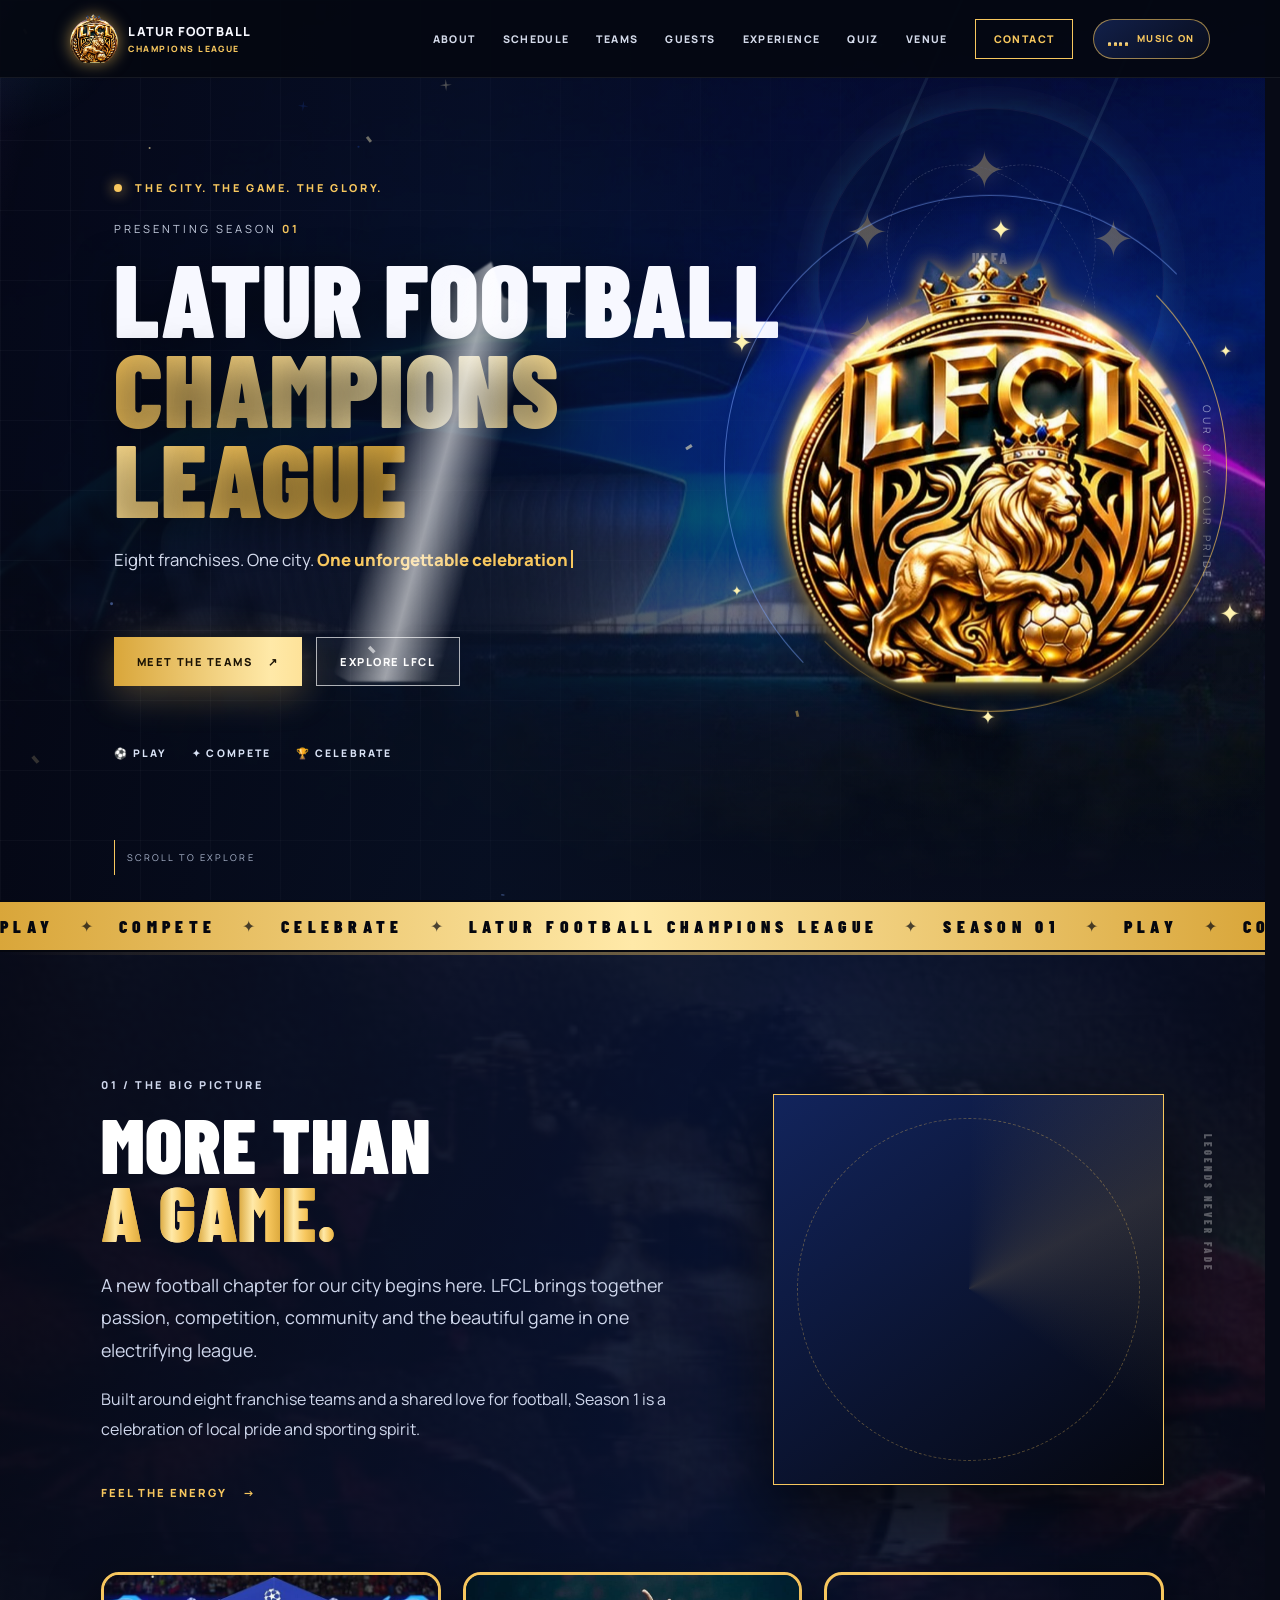
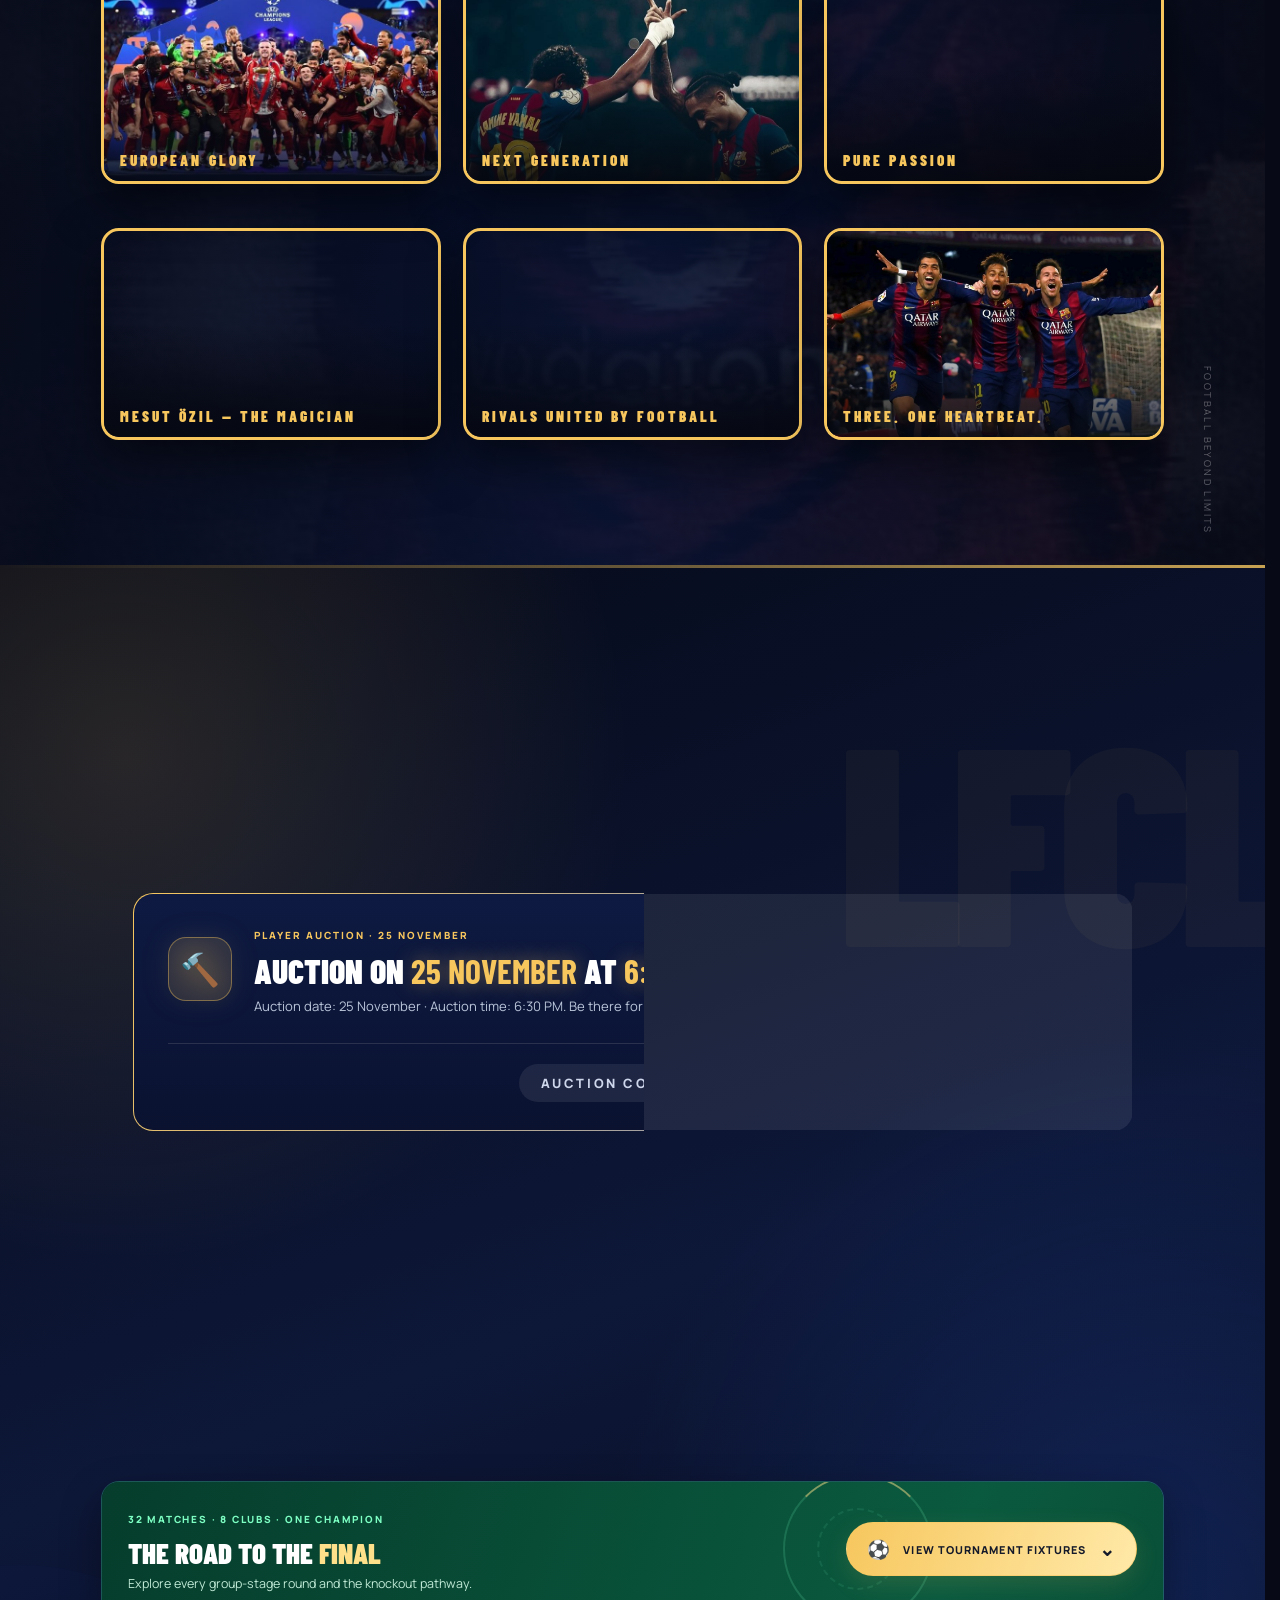
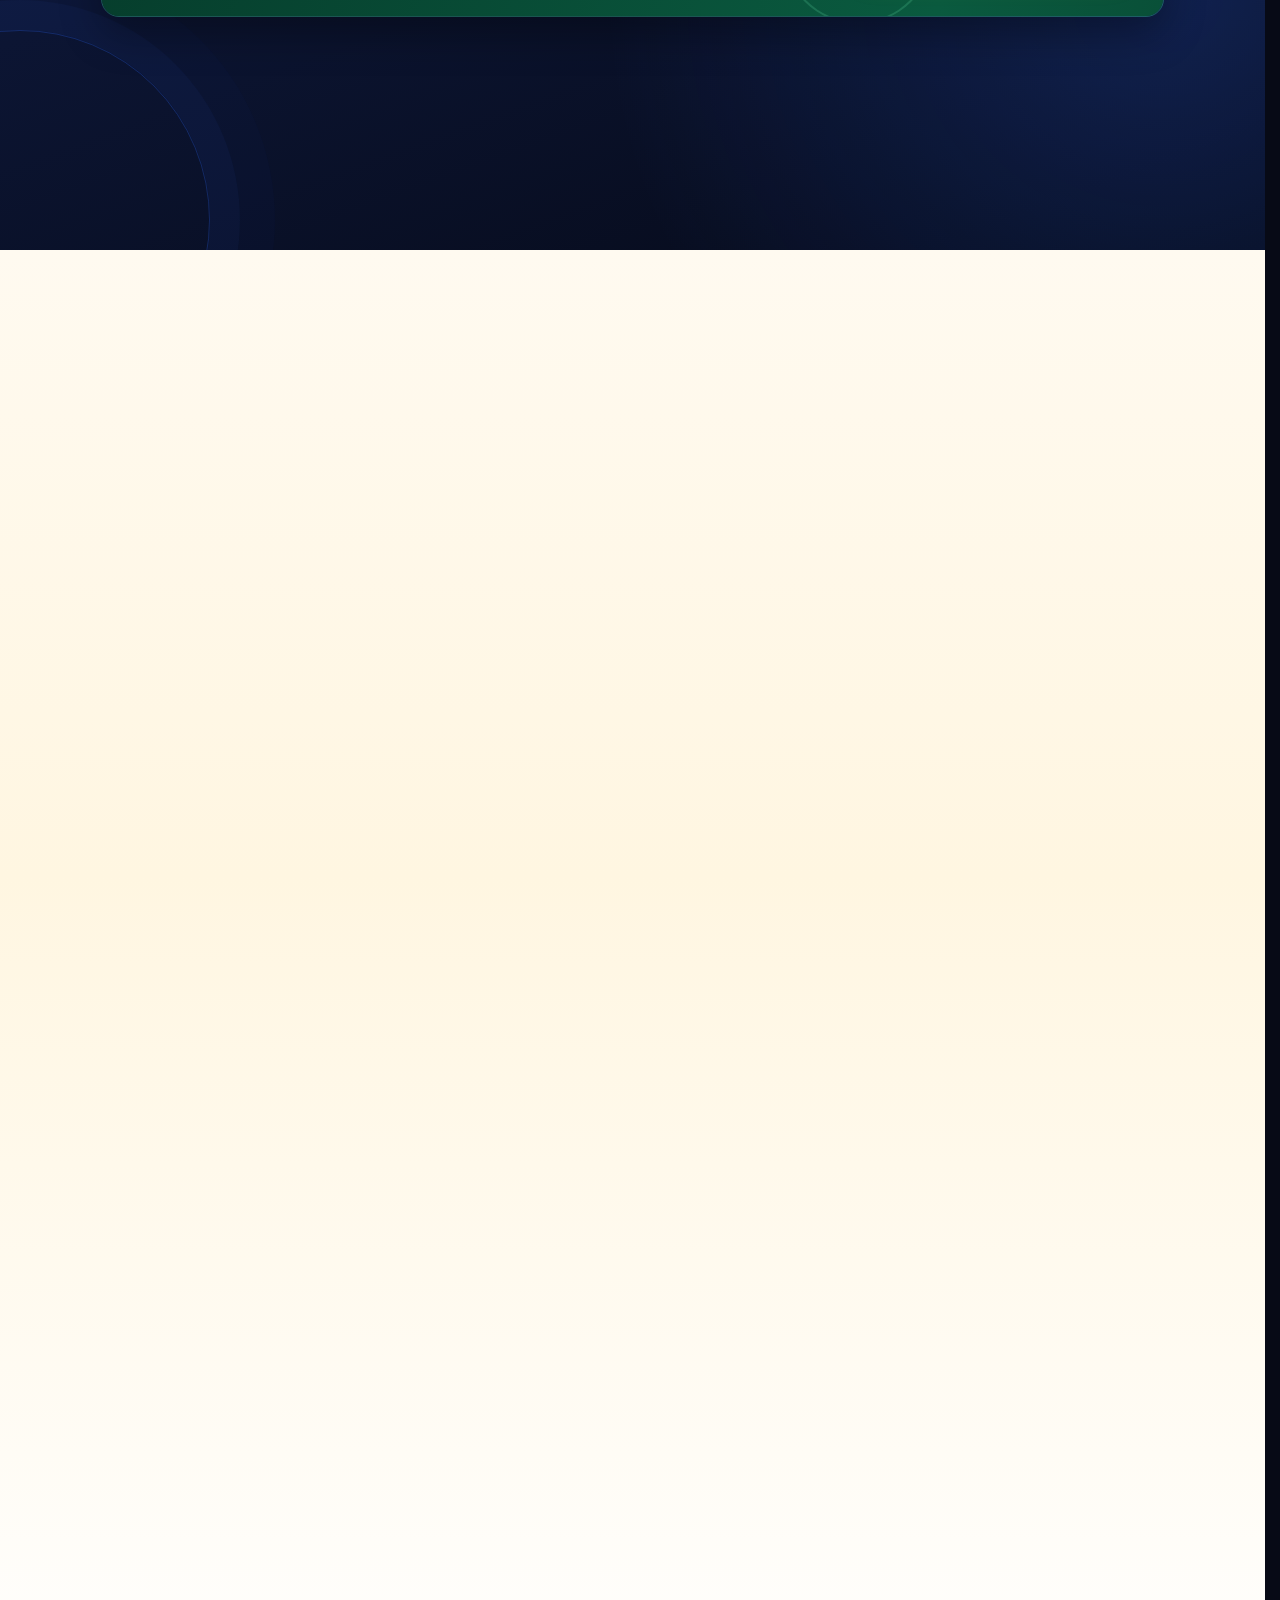
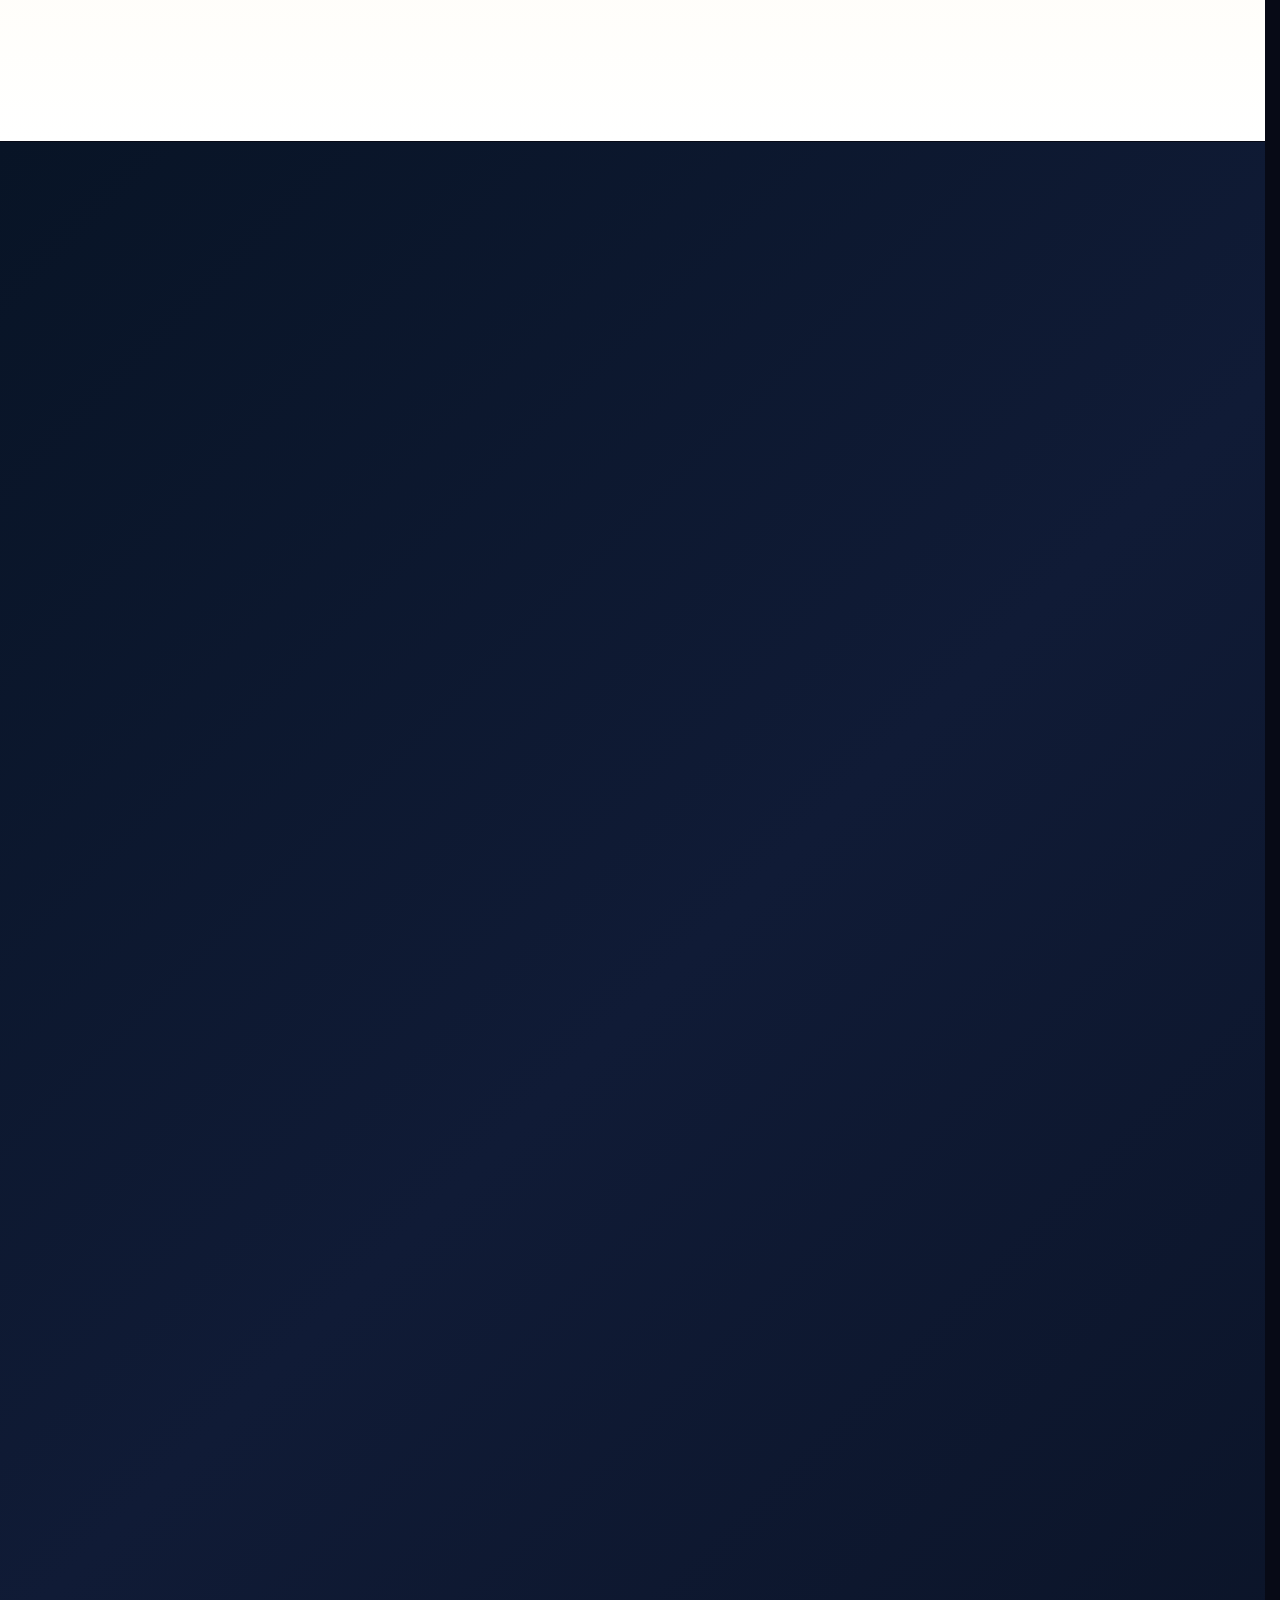
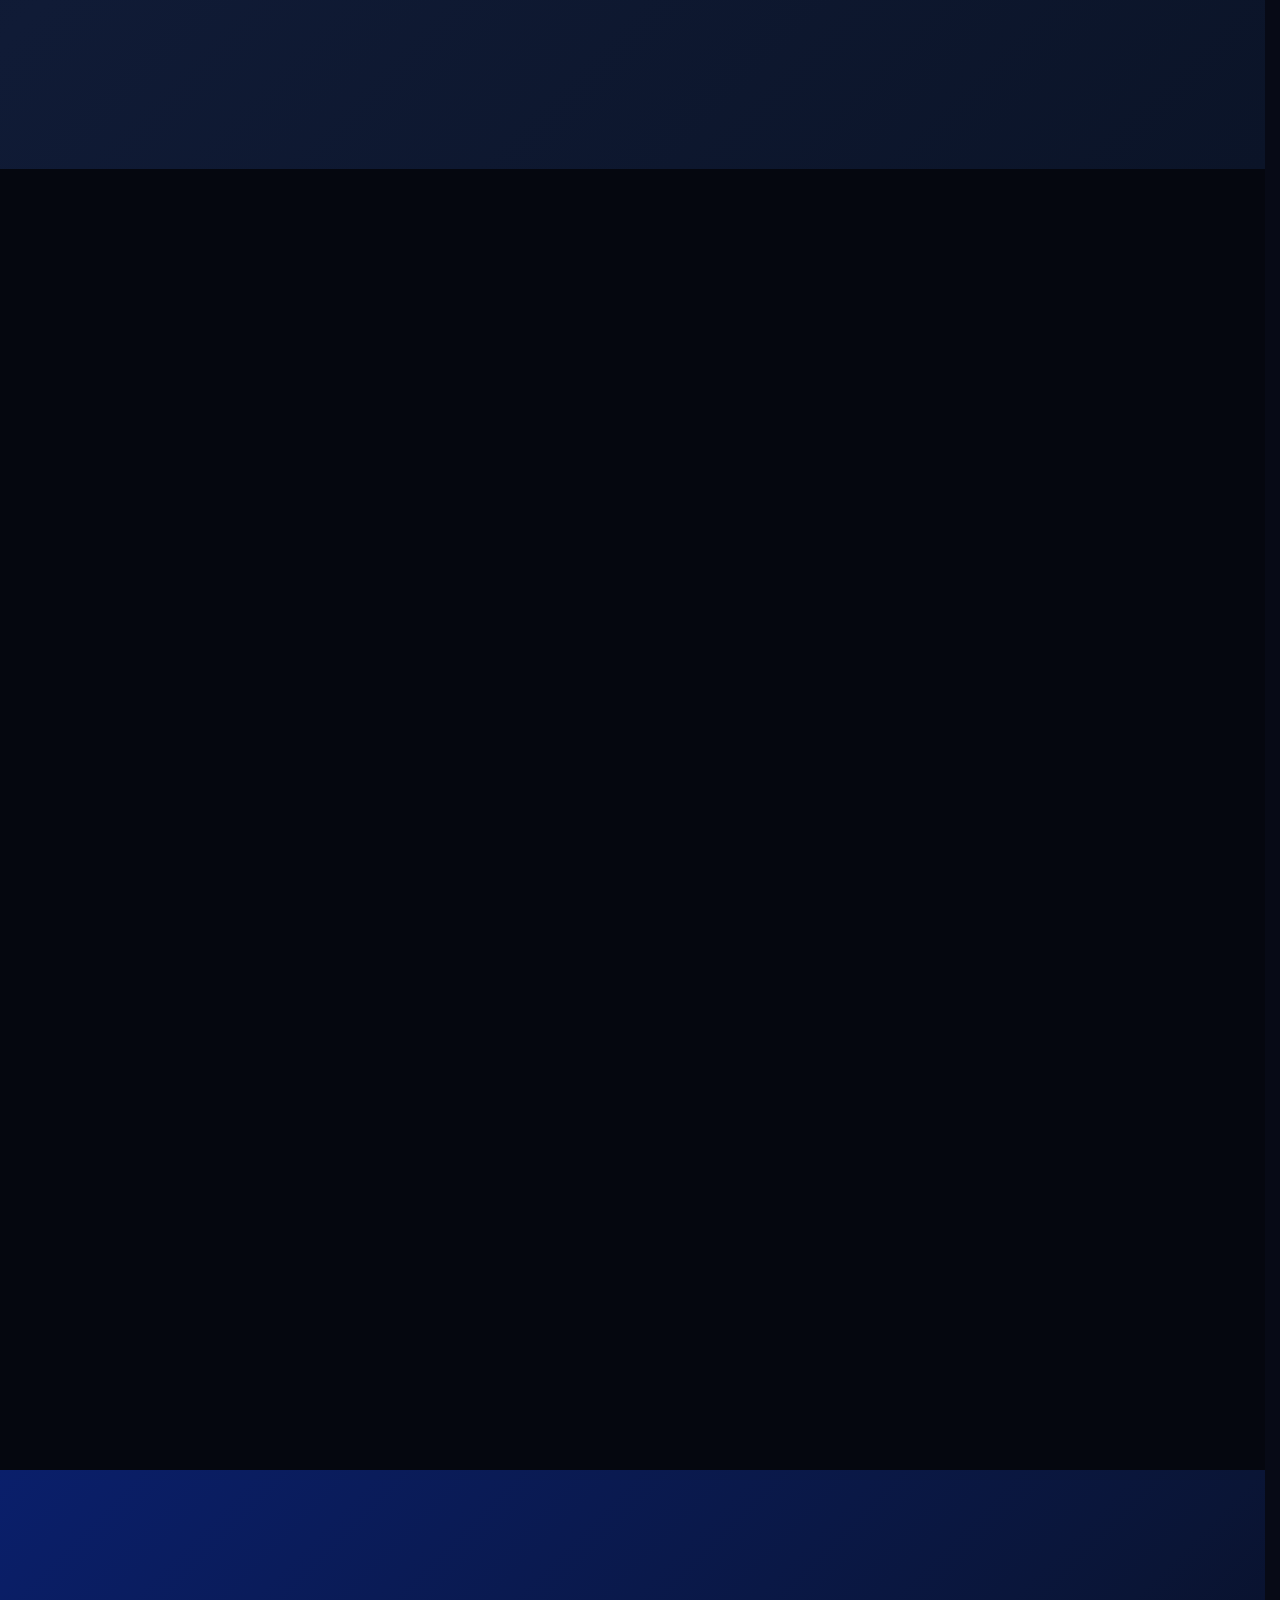
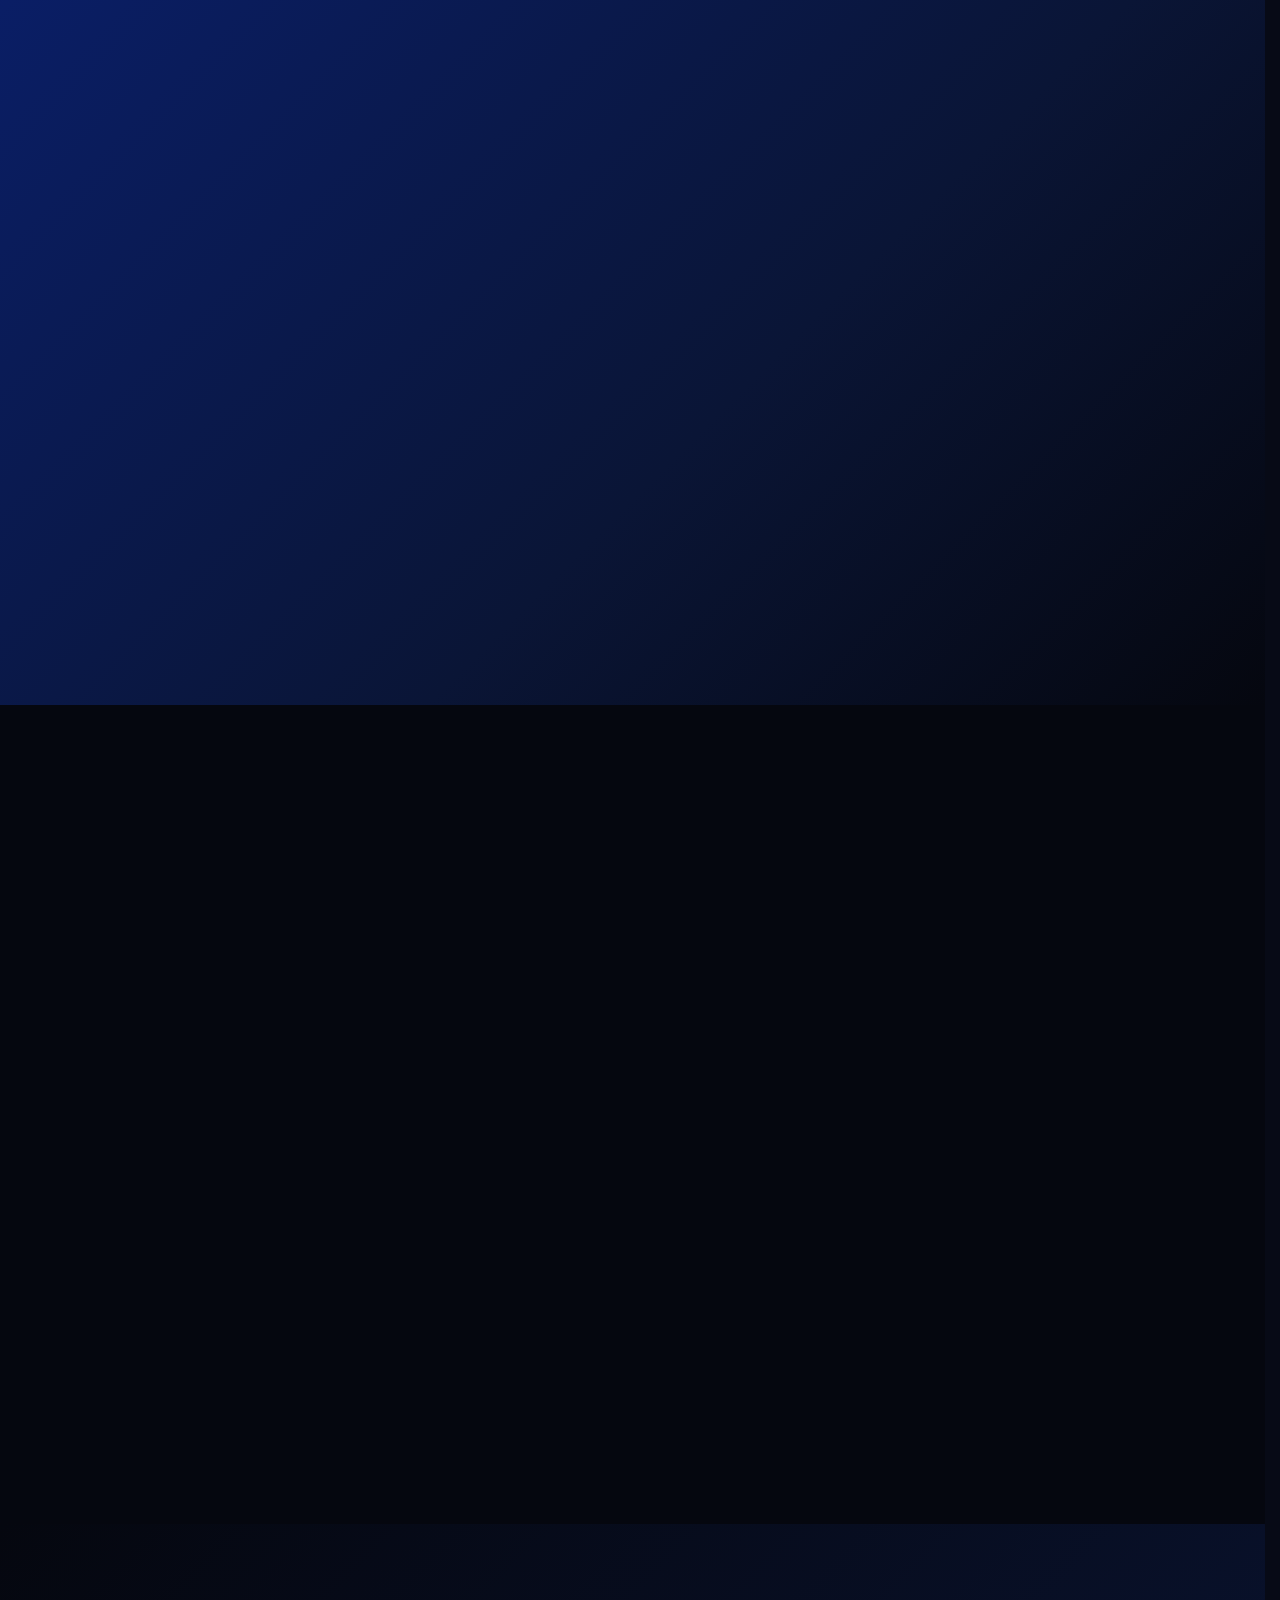
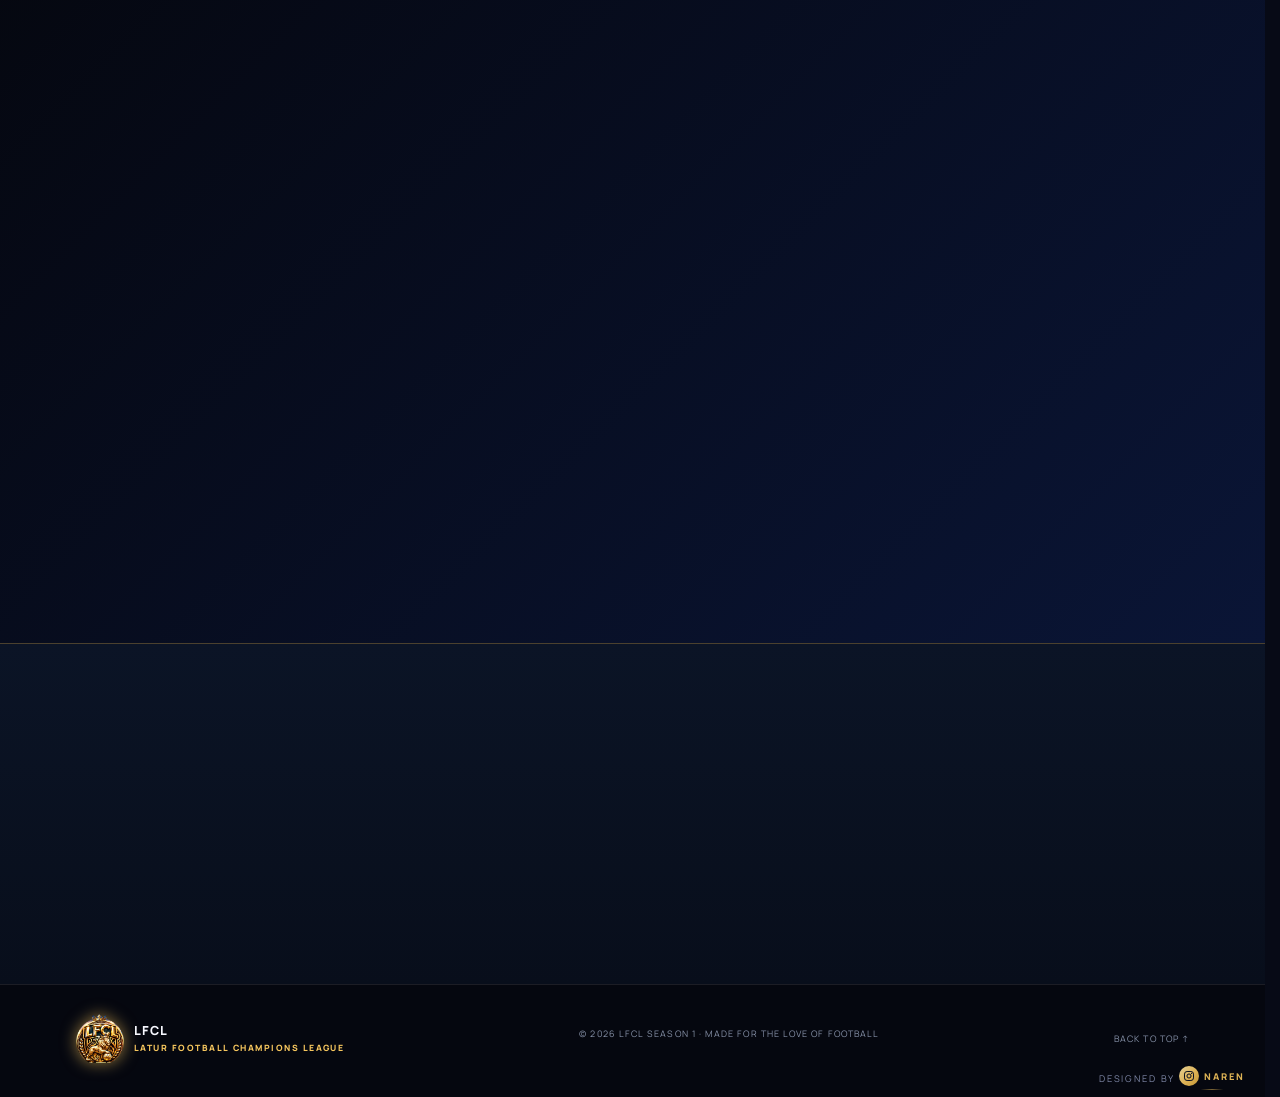
<file: index.html>
<!doctype html>

<html lang="en">
  <head>
    <meta charset="utf-8" />
    <meta content="width=device-width, initial-scale=1" name="viewport" />
    <meta content="#080b19" name="theme-color" />
    <meta content="Naren" name="author" />
    <meta
      content="Latur Football Champions League Season 1 — Dadaji Turf, Latur."
      name="description"
    />
    <title>LFCL — Latur Football Champions League | Season 1</title>
    <link href="https://fonts.googleapis.com" rel="preconnect" />
    <link crossorigin="" href="https://fonts.gstatic.com" rel="preconnect" />
    <link
      href="https://fonts.googleapis.com/css2?family=Barlow+Condensed:wght@500;600;700;800;900&amp;family=Manrope:wght@400;500;600;700;800&amp;display=swap"
      rel="stylesheet"
      media="print"
      onload="this.media = 'all'"
    />
    <noscript
      ><link
        href="https://fonts.googleapis.com/css2?family=Barlow+Condensed:wght@500;600;700;800;900&amp;family=Manrope:wght@400;500;600;700;800&amp;display=swap"
        rel="stylesheet"
    /></noscript>
    <link rel="icon" type="image/webp" href="assets/lfcl-logo.webp" />
    <link rel="apple-touch-icon" href="assets/lfcl-logo.webp" />
    <meta property="og:type" content="website" />
    <meta
      property="og:title"
      content="LFCL — Latur Football Champions League | Season 1"
    />
    <meta
      property="og:description"
      content="Eight franchises. One city. Season 1 at Dadaji Turf, Latur."
    />
    <meta property="og:image" content="assets/lfcl-logo.webp" />
    <meta name="twitter:card" content="summary" />
    <meta name="color-scheme" content="dark" />
    <link href="https://upload.wikimedia.org" rel="preconnect" crossorigin="" />
    <link rel="preload" as="image" href="assets/lfcl-logo.webp" />
    <link
      rel="preload"
      as="image"
      href="assets/lfcl-logo-glow.webp"
      media="(min-width:701px)"
    />
    <link
      rel="preload"
      as="image"
      href="assets/hero-stadium.jpg"
      media="(min-width:701px)"
    />
    <noscript
      ><style>
        .reveal,
        main h2 {
          opacity: 1 !important;
          transform: none !important;
        }
        .loader {
          display: none !important;
        }
      </style></noscript
    >
    <link href="style.css" rel="stylesheet" />
  </head>
  <body>
    <div class="loader" id="loader">
      <div class="intro-starball">
        <i>✦</i><i>✦</i><i>✦</i><i>✦</i><i>✦</i><i>✦</i><b>⚽</b>
      </div>
      <div class="loader-name">LFCL <span>SEASON 01 · THE BIG NIGHT</span></div>
      <div class="loader-line"><i></i></div>
      <div class="loader-gate" id="loaderGate" hidden>
        <button class="loader-enter" id="loaderEnter" type="button">
          <span class="le-ico" aria-hidden="true">♪</span> ENTER WITH MUSIC
        </button>
      </div>
    </div>
    <div class="cursor-glow" id="cursorGlow"></div>
    <div class="scroll-progress" id="scrollProgress"></div>
    <nav class="nav">
      <a class="brand" href="#home"
        ><span aria-label="LFCL crest" class="brand-mark brand-logo"
          ><img alt="LFCL" src="assets/lfcl-logo.webp" /></span
        ><span>LATUR FOOTBALL<small>CHAMPIONS LEAGUE</small></span></a
      ><button
        aria-label="Open navigation"
        aria-controls="navLinks"
        aria-expanded="false"
        class="menu-toggle"
        id="menuToggle"
        type="button"
      >
        ☰
      </button>
      <div class="nav-links" id="navLinks">
        <a href="#about">ABOUT</a><a href="#schedule">SCHEDULE</a
        ><a href="#teams">TEAMS</a><a href="#guests">GUESTS</a
        ><a href="#experience">EXPERIENCE</a><a href="#quiz">QUIZ</a
        ><a href="#venue">VENUE</a
        ><a class="nav-cta" href="#contact">CONTACT</a>
      </div>
      <button
        class="music-toggle"
        id="musicToggle"
        type="button"
        aria-pressed="false"
        aria-label="Turn music on"
        title="Music on / off"
      >
        <span class="mt-eq" aria-hidden="true"><i></i><i></i><i></i><i></i></span>
        <svg class="mt-off" aria-hidden="true" viewBox="0 0 24 24" fill="none" stroke="currentColor" stroke-width="2" stroke-linecap="round" stroke-linejoin="round">
          <path d="M11 5 6 9H3v6h3l5 4V5z" fill="currentColor" stroke="none"/>
          <path d="m16 9 5 6M21 9l-5 6"/>
        </svg>
        <span class="mt-label">MUSIC OFF</span>
      </button>
    </nav>
    <main>
      <section class="hero" id="home">
        <div class="aurora"><i></i><i></i><i></i></div>
        <canvas aria-hidden="true" class="fx"></canvas>
        <div class="hero-bg"></div>
        <div class="hero-vignette"></div>
        <div class="light-beam beam-one"></div>
        <div class="light-beam beam-two"></div>
        <div class="hero-grid"></div>
        <div aria-hidden="true" class="ucl-starball">
          <span>✦</span><span>✦</span><span>✦</span><span>✦</span><span>✦</span
          ><span>✦</span><b>UEFA<br />CHAMPIONS<br />LEAGUE</b>
        </div>
        <div class="hero-content reveal">
          <div class="eyebrow">
            <span class="pulse-dot"></span> THE CITY. THE GAME. THE GLORY.
          </div>
          <p class="season-tag">PRESENTING SEASON <b>01</b></p>
          <h1>LATUR FOOTBALL<br /><span>CHAMPIONS LEAGUE</span></h1>
          <p class="hero-copy">
            Eight franchises. One city.
            <span class="typed" id="typed">One unforgettable celebration.</span
            ><span class="caret"></span>
          </p>
          <div class="hero-actions">
            <a class="btn btn-gold" href="#teams"
              >MEET THE TEAMS <span>↗</span></a
            ><a class="btn btn-glass" href="#about">EXPLORE LFCL</a>
          </div>
          <div class="hero-foot">
            <span>⚽ PLAY</span><span>✦ COMPETE</span><span>🏆 CELEBRATE</span>
          </div>
        </div>
        <div class="hero-side-note">OUR CITY · OUR PRIDE</div>
        <div class="floating-ball">⚽</div>
        <div class="floating-boot">👟</div>
        <div class="floating-cup">🏆</div>
        <aside aria-label="LFCL crest" class="hero-crest">
          <div class="hc-glow"></div>
          <div class="hc-ring r1"></div>
          <div class="hc-ring r2"></div>
          <div class="hc-orbit">
            <i>✦</i><i>✦</i><i>✦</i><i>✦</i><i>✦</i><i>✦</i>
          </div>
          <img
            alt="LFCL — Latur Football Champions League crest"
            src="assets/lfcl-logo-glow.webp"
            width="1021"
            height="1040"
            decoding="async"
            fetchpriority="high"
          />
          <div class="hc-shine"></div>
        </aside>
        <div class="scroll-cue"><span></span> SCROLL TO EXPLORE</div>
      </section>
      <div aria-hidden="true" class="ticker">
        <div class="ticker-track">
          <span>PLAY</span><i>✦</i><span>COMPETE</span><i>✦</i
          ><span>CELEBRATE</span><i>✦</i
          ><span>LATUR FOOTBALL CHAMPIONS LEAGUE</span><i>✦</i
          ><span>SEASON 01</span><i>✦</i><span>PLAY</span><i>✦</i
          ><span>COMPETE</span><i>✦</i><span>CELEBRATE</span><i>✦</i
          ><span>LATUR FOOTBALL CHAMPIONS LEAGUE</span><i>✦</i
          ><span>SEASON 01</span><i>✦</i><span>PLAY</span><i>✦</i
          ><span>COMPETE</span><i>✦</i><span>CELEBRATE</span><i>✦</i
          ><span>LATUR FOOTBALL CHAMPIONS LEAGUE</span><i>✦</i
          ><span>SEASON 01</span><i>✦</i><span>PLAY</span><i>✦</i
          ><span>COMPETE</span><i>✦</i><span>CELEBRATE</span><i>✦</i
          ><span>LATUR FOOTBALL CHAMPIONS LEAGUE</span><i>✦</i
          ><span>SEASON 01</span><i>✦</i>
        </div>
      </div>
      <section class="intro section-pad" id="about">
        <div class="section-photo intro-photo"></div>
        <div class="photo-stamp">LEGENDS NEVER FADE</div>
        <div class="section-overlay"></div>
        <div class="section-inner split">
          <div class="reveal">
            <p class="kicker">01 / THE BIG PICTURE</p>
            <h2>MORE THAN<br /><em>A GAME.</em></h2>
            <p class="lead">
              A new football chapter for our city begins here. LFCL brings
              together passion, competition, community and the beautiful game in
              one electrifying league.
            </p>
            <p>
              Built around eight franchise teams and a shared love for football,
              Season 1 is a celebration of local pride and sporting spirit.
            </p>
            <a class="text-link" href="#experience"
              >FEEL THE ENERGY <span>→</span></a
            >
          </div>
          <div class="intro-stat-card reveal">
            <div class="stat-orbit"></div>
            <div class="big-stat" data-count="8">08</div>
            <h3>FRANCHISE TEAMS</h3>
            <p>One league. Countless stories.</p>
            <div class="stat-bottom">
              <span><b data-count="72">72</b> PLAYERS</span
              ><span>LATUR, INDIA</span>
            </div>
          </div>
        </div>
        <div class="about-strip section-inner">
          <figure class="strip-card reveal" data-tilt="">
            <img
              alt="Liverpool lifting the Champions League"
              loading="lazy"
              decoding="async"
              src="assets/liverpool-champions.jpg"
            />
            <figcaption>EUROPEAN GLORY</figcaption>
          </figure>
          <figure class="strip-card reveal" data-tilt="">
            <img
              alt="Lamine Yamal celebrating"
              loading="lazy"
              decoding="async"
              src="assets/yamal.jpg"
            />
            <figcaption>NEXT GENERATION</figcaption>
          </figure>
          <figure class="strip-card reveal" data-tilt="">
            <img
              alt="Featured football moment shared by the LFCL organiser"
              loading="lazy"
              decoding="async"
              src="assets/narendra-feature-photo.jpeg"
            />
            <figcaption>PURE PASSION</figcaption>
          </figure>
          <figure class="strip-card reveal" data-tilt="">
            <img
              alt="Mesut Özil celebrating in an Arsenal shirt"
              loading="lazy"
              decoding="async"
              src="assets/ozil-lifting-cup.jpg"
            />
            <figcaption>MESUT ÖZIL — THE MAGICIAN</figcaption>
          </figure>
          <figure class="strip-card reveal" data-tilt="">
            <img
              alt="Marco Materazzi and Rui Costa sharing a memorable football moment"
              loading="lazy"
              decoding="async"
              src="assets/about-materazzi-ruicosta.jpg"
            />
            <figcaption>RIVALS UNITED BY FOOTBALL</figcaption>
          </figure>
          <figure class="strip-card reveal" data-tilt="">
            <img
              alt="Three. One heartbeat."
              loading="lazy"
              decoding="async"
              src="assets/msn-celebration.jpg"
            />
            <figcaption>THREE. ONE HEARTBEAT.</figcaption>
          </figure>
        </div>
        <div class="corner-label">FOOTBALL BEYOND LIMITS</div>
      </section>

      <section class="schedule section-pad" id="schedule">
        <div class="schedule-glow"></div>
        <div class="section-inner">
          <div class="section-heading reveal">
            <p class="kicker">02 / THE ROAD TO GLORY</p>
            <h2>TOURNAMENT <em>FIXTURES</em></h2>
            <p>
              Mark the dates. Feel the excitement. Let the tournament begin.
            </p>
          </div>
          <div class="auction-banner reveal">
            <i class="ab-fill" aria-hidden="true"></i
            ><span class="auction-icon">🔨</span>
            <div>
              <small>PLAYER AUCTION · 25 NOVEMBER</small>
              <h3>AUCTION ON <b>25 NOVEMBER</b> AT <b>6:30 PM</b></h3>
              <p>
                Auction date: 25 November · Auction time: 6:30 PM. Be there for
                the big picks and the start of the LFCL journey.
              </p>
            </div>
            <span class="auction-pulse"></span>
            <div class="auction-count" id="auctionCount" aria-live="off">
              <div><b data-u="d">00</b><i>DAYS</i></div>
              <div><b data-u="h">00</b><i>HRS</i></div>
              <div><b data-u="m">00</b><i>MIN</i></div>
              <div><b data-u="s">00</b><i>SEC</i></div>
            </div>
          </div>
          <div class="schedule-grid">
            <article class="schedule-card reveal">
              <div class="schedule-icon">⚽</div>
              <small>FIRST LEG</small>
              <h3>19 &amp; 20 <em>DECEMBER</em></h3>
              <p>Match days · First leg</p>
              <span class="schedule-tag">DADAJI TURF</span>
            </article>
            <article class="schedule-card reveal">
              <div class="schedule-icon">🏆</div>
              <small>SECOND LEG</small>
              <h3>25, 26 &amp; 27 <em>DECEMBER</em></h3>
              <p>Match days · Second leg</p>
              <span class="schedule-tag">SAME LOCATION · DADAJI TURF</span>
            </article>
            <article class="schedule-card reveal">
              <div class="schedule-icon">🕔</div>
              <small>MATCH TIMINGS</small>
              <h3>5 PM <em>TO</em> 10 PM</h3>
              <p>Same timing for all matches</p>
              <span class="schedule-tag">EVERY MATCH DAY</span>
            </article>
            <article class="schedule-card transfer-card reveal">
              <div class="schedule-icon">🔁</div>
              <small>TRANSFER WINDOW</small>
              <h3>21 <em>DECEMBER</em></h3>
              <p>Available for one day only</p>
              <span class="schedule-tag">ONE-DAY WINDOW</span>
            </article>
          </div>
          <div class="fixtures-launch reveal">
            <span class="fl-pitch" aria-hidden="true"><i></i><b></b></span>
            <div>
              <small>32 MATCHES · 8 CLUBS · ONE CHAMPION</small>
              <h3>THE ROAD TO THE <em>FINAL</em></h3>
              <p>Explore every group-stage round and the knockout pathway.</p>
            </div>
            <button
              class="fixtures-toggle"
              id="fixturesToggle"
              type="button"
              aria-expanded="false"
              aria-controls="fixturesPanel"
            >
              <span class="fixture-button-icon">⚽</span
              ><span>VIEW TOURNAMENT FIXTURES</span
              ><span class="fixture-chevron" aria-hidden="true">⌄</span>
            </button>
          </div>
          <div
            class="fixtures-panel"
            id="fixturesPanel"
            data-stage="group"
            hidden
          >
            <div class="fixtures-panel-head">
              <div>
                <small>LFCL · SEASON 01</small>
                <h3>OFFICIAL MATCH <em>FIXTURES</em></h3>
              </div>
              <span class="fixtures-total">32 MATCHES</span>
            </div>
            <div
              class="fixture-tabs"
              id="fixtureTabs"
              role="tablist"
              aria-label="Fixture rounds"
            ></div>
            <div
              class="fixture-round-heading"
              id="fixtureRoundHeading"
              aria-live="polite"
            ></div>
            <div class="fixture-list" id="fixtureList"></div>
            <p class="fixture-note">
              Kick-off times and individual match dates will be announced by the
              tournament organisers.
            </p>
          </div>
          <div class="schedule-location reveal">
            <span>📍</span>
            <div><small>TOURNAMENT VENUE</small><b>DADAJI TURF</b></div>
            <a
              href="https://www.google.com/maps/search/?api=1&amp;query=Dadaji+Turf+Latur"
              rel="noopener"
              target="_blank"
              >VIEW LOCATION ↗</a
            >
          </div>
        </div>
      </section>
      <section class="teams section-pad" id="teams">
        <div class="teams-bg"></div>
        <div class="section-inner">
          <div class="section-heading reveal">
            <p class="kicker">03 / THE CONTENDERS</p>
            <h2>MEET THE <em>FRANCHISES</em></h2>
            <p>Eight identities. Eight ambitions. One trophy to chase.</p>
          </div>
          <div class="team-directory-tools reveal">
            <label class="team-search-wrap" for="teamSearch"
              ><span aria-hidden="true">⌕</span
              ><input
                id="teamSearch"
                type="search"
                placeholder="Search club, country or owner…"
                autocomplete="off"
              /><kbd>⌘ K</kbd></label
            ><span class="team-results" id="teamResults" aria-live="polite"
              >SHOWING 8 OF 8 TEAMS</span
            >
          </div>
          <div class="team-grid">
            <article class="team-card milan reveal" data-country="Italy">
              <div class="team-watermark">AC</div>
              <div class="team-top"><b aria-hidden="true">⚽</b></div>
              <div class="team-emblem">
                <img
                  alt="AC Milan crest"
                  decoding="async"
                  loading="lazy"
                  referrerpolicy="no-referrer"
                  data-fb="assets/crest-milan.svg"
                  src="https://upload.wikimedia.org/wikipedia/commons/d/d0/Logo_of_AC_Milan.svg"
                />
              </div>
              <h3>AC MILAN</h3>
              <div class="owner-portraits">
                <div class="owner-person">
                  <img
                    alt="Mojes Aakhade — AC MILAN owner"
                    loading="lazy"
                    decoding="async"
                    src="assets/owner-ac-milan.jpg"
                    width="400"
                    height="400"
                  /><span>Mojes Aakhade</span>
                </div>
              </div>
              <p>OWNER <b>Mojes Aakhade</b></p>
              <div class="team-stripe"></div>
            </article>
            <article class="team-card arsenal reveal" data-country="England">
              <div class="team-watermark">A</div>
              <div class="team-top"><b aria-hidden="true">⚽</b></div>
              <div class="team-emblem">
                <img
                  alt="Arsenal crest"
                  decoding="async"
                  loading="lazy"
                  referrerpolicy="no-referrer"
                  data-fb="assets/crest-arsenal.svg"
                  src="https://upload.wikimedia.org/wikipedia/en/5/53/Arsenal_FC.svg"
                />
              </div>
              <h3>ARSENAL</h3>
              <div class="owner-portraits">
                <div class="owner-person">
                  <img
                    alt="Adv Vijaykumar Jadhav — ARSENAL owner"
                    loading="lazy"
                    decoding="async"
                    src="assets/owner-arsenal.jpg"
                    width="400"
                    height="400"
                  /><span>Adv Vijaykumar Jadhav</span>
                </div>
              </div>
              <p>OWNER <b>Adv Vijaykumar Jadhav</b></p>
              <div class="team-stripe"></div>
            </article>
            <article class="team-card psg reveal" data-country="France">
              <div class="team-watermark">PSG</div>
              <div class="team-top"><b aria-hidden="true">⚽</b></div>
              <div class="team-emblem">
                <img
                  alt="Paris Saint-Germain crest"
                  decoding="async"
                  loading="lazy"
                  referrerpolicy="no-referrer"
                  data-fb="assets/crest-psg.svg"
                  src="https://upload.wikimedia.org/wikipedia/en/a/a7/Paris_Saint-Germain_F.C..svg"
                />
              </div>
              <h3>PARIS SAINT-GERMAIN</h3>
              <div class="owner-portraits">
                <div class="owner-person">
                  <img
                    alt="Akshay Jagtap — PARIS SAINT-GERMAIN owner"
                    loading="lazy"
                    decoding="async"
                    src="assets/owner-psg.jpg"
                    width="400"
                    height="400"
                  /><span>Akshay Jagtap</span>
                </div>
              </div>
              <p>OWNER <b>Akshay Jagtap</b></p>
              <div class="team-stripe"></div>
            </article>
            <article class="team-card united reveal" data-country="England">
              <div class="team-watermark">MU</div>
              <div class="team-top"><b aria-hidden="true">⚽</b></div>
              <div class="team-emblem">
                <img
                  alt="Manchester United crest"
                  decoding="async"
                  loading="lazy"
                  referrerpolicy="no-referrer"
                  data-fb="assets/crest-united.svg"
                  src="https://upload.wikimedia.org/wikipedia/en/7/7a/Manchester_United_FC_crest.svg"
                />
              </div>
              <h3>MANCHESTER UNITED</h3>
              <div class="owner-portraits">
                <div class="owner-person">
                  <img
                    alt="Aniket Chapsi — MANCHESTER UNITED owner"
                    loading="lazy"
                    decoding="async"
                    src="assets/owner-man-united.jpg"
                    width="400"
                    height="400"
                  /><span>Aniket Chapsi</span>
                </div>
              </div>
              <p>OWNER <b>Aniket Chapsi</b></p>
              <div class="team-stripe"></div>
            </article>
            <article class="team-card barca reveal" data-country="Spain">
              <div class="team-watermark">FCB</div>
              <div class="team-top"><b aria-hidden="true">⚽</b></div>
              <div class="team-emblem">
                <img
                  alt="FC Barcelona crest"
                  decoding="async"
                  loading="lazy"
                  referrerpolicy="no-referrer"
                  data-fb="assets/crest-barcelona.svg"
                  src="https://upload.wikimedia.org/wikipedia/en/4/47/FC_Barcelona_(crest).svg"
                />
              </div>
              <h3>FC BARCELONA</h3>
              <div class="owner-portraits">
                <div class="owner-person">
                  <img
                    alt="Pankaj Bidve — FC BARCELONA owner"
                    loading="lazy"
                    decoding="async"
                    src="assets/owner-barcelona.jpg"
                    width="400"
                    height="400"
                  /><span>Pankaj Bidve</span>
                </div>
              </div>
              <p>OWNER <b>Pankaj Bidve</b></p>
              <div class="team-stripe"></div>
            </article>
            <article class="team-card juve reveal" data-country="Italy">
              <div class="team-watermark">J</div>
              <div class="team-top"><b aria-hidden="true">⚽</b></div>
              <div class="team-emblem">
                <img
                  alt="Juventus logo"
                  decoding="async"
                  loading="lazy"
                  data-fb="assets/club-juventus-user-logo.jpg"
                  src="assets/crest-juventus.webp"
                />
              </div>
              <h3>JUVENTUS</h3>
              <div class="owner-portraits">
                <div class="owner-person">
                  <img
                    alt="Adv Junaid Shaikh — JUVENTUS owner"
                    loading="lazy"
                    decoding="async"
                    src="assets/owner-juventus.jpg"
                    width="400"
                    height="400"
                  /><span>Adv Junaid Shaikh</span>
                </div>
              </div>
              <p>OWNER <b>Adv Junaid Shaikh</b></p>
              <div class="team-stripe"></div>
            </article>
            <article class="team-card dortmund reveal" data-country="Germany">
              <div class="team-watermark">BVB</div>
              <div class="team-top"><b aria-hidden="true">⚽</b></div>
              <div class="team-emblem">
                <img
                  alt="Borussia Dortmund crest"
                  decoding="async"
                  loading="lazy"
                  data-fb="assets/club-bvb-user-logo.jpg"
                  src="assets/crest-dortmund.webp"
                />
              </div>
              <h3>BORUSSIA DORTMUND</h3>
              <div class="owner-portraits duo">
                <div class="owner-person">
                  <img
                    alt="Rajesh Bhise — BORUSSIA DORTMUND owner"
                    loading="lazy"
                    decoding="async"
                    src="assets/owner-rajesh-bhise-sq.webp"
                    width="400"
                    height="400"
                  /><span>Rajesh Bhise</span>
                </div>
                <div class="owner-person">
                  <img
                    alt="Ganesh Igave — BORUSSIA DORTMUND owner"
                    loading="lazy"
                    decoding="async"
                    src="assets/owner-ganesh-igave-sq.webp"
                    width="400"
                    height="400"
                  /><span>Ganesh Igave</span>
                </div>
              </div>
              <p>OWNERS <b>Ganesh Igave &amp; Rajesh Bhise</b></p>
              <div class="team-stripe"></div>
            </article>
            <article class="team-card madrid reveal" data-country="Spain">
              <div class="team-watermark">RM</div>
              <div class="team-top"><b aria-hidden="true">⚽</b></div>
              <div class="team-emblem">
                <img
                  alt="Real Madrid crest"
                  decoding="async"
                  loading="lazy"
                  referrerpolicy="no-referrer"
                  data-fb="assets/crest-madrid.svg"
                  src="https://upload.wikimedia.org/wikipedia/en/5/56/Real_Madrid_CF.svg"
                />
              </div>
              <h3>REAL MADRID</h3>
              <div class="owner-portraits duo">
                <div class="owner-person">
                  <img
                    alt="Anand Paulkar — REAL MADRID owner"
                    loading="lazy"
                    decoding="async"
                    src="assets/owner-anand-paulkar-sq.webp"
                    width="400"
                    height="400"
                  /><span>Anand Paulkar</span>
                </div>
                <div class="owner-person">
                  <img
                    alt="Ganesh Shingire — REAL MADRID owner"
                    loading="lazy"
                    decoding="async"
                    src="assets/owner-ganesh-shingire-sq.webp"
                    width="400"
                    height="400"
                  /><span>Ganesh Shingire</span>
                </div>
              </div>
              <p>OWNERS <b>Ganesh Shingire &amp; Anand Paulkar</b></p>
              <div class="team-stripe"></div>
            </article>
          </div>
          <div class="team-directory-footer reveal">
            <div><strong>08</strong><span>FRANCHISES</span></div>
            <i></i>
            <div><strong>02</strong><span>DUAL-OWNER TEAMS</span></div>
            <i></i>
            <div><strong>01</strong><span>CHAMPIONSHIP</span></div>
            <p>SELECT ANY CLUB TO EXPLORE ITS CREST &amp; OWNERS</p>
          </div>
        </div>
      </section>
      <section class="guests section-pad" id="guests">
        <div class="guests-bg"></div>
        <div class="section-inner">
          <div class="section-heading reveal">
            <p class="kicker">04 / THE HONOURED</p>
            <h2>OUR <em>GUESTS</em></h2>
            <p>Distinguished leaders and legal minds gracing LFCL Season 1.</p>
          </div>
          <div class="guest-layout">
            <article class="guest-chief">
              <span class="chief-badge">★ CHIEF GUEST</span
              ><img
                class="chief-photo"
                alt="Chief Guest Ajeet Bhaiya Patil Kavhekar"
                decoding="async"
                src="assets/guest-chief.jpg"
                loading="lazy"
                decoding="async"
              />
              <div class="chief-plate">
                <h3>Ajeet Bhaiya<br />Patil Kavhekar</h3>
                <p>President — BJP, Latur City</p>
              </div>
            </article>
            <div class="guest-grid">
              <article class="guest-card reveal">
                <div class="guest-photo">
                  <img
                    alt="Adv Shubham Yelshette"
                    loading="lazy"
                    decoding="async"
                    src="assets/guest-2.webp"
                  />
                </div>
                <span class="guest-tag">SPECIAL GUEST</span>
                <h3>Adv Shubham Yelshette</h3>
                <p>Head — THE JURISTIQ</p>
              </article>
              <article class="guest-card reveal">
                <div class="guest-photo">
                  <img
                    alt="Adv Naresh Kulkarni"
                    loading="lazy"
                    decoding="async"
                    src="assets/guest-3.webp"
                  />
                </div>
                <span class="guest-tag">SPECIAL GUEST</span>
                <h3>Adv Naresh Kulkarni</h3>
                <p>Vice President, Dayanand Law Alumni Association</p>
              </article>
              <article class="guest-card reveal">
                <div class="guest-photo">
                  <img
                    alt="गोविंद रुक्मिणबाई विठ्ठलराव जाधव"
                    loading="lazy"
                    decoding="async"
                    src="assets/guest-4.webp"
                  />
                </div>
                <span class="guest-tag">SPECIAL GUEST</span>
                <h3>Govind Rukminibai Vitthalrao Jadhav</h3>
                <p>
                  Chairperson, Water Supply Committee · Ausa Municipal Council
                </p>
              </article>
              <article class="guest-card reveal">
                <div class="guest-photo">
                  <img
                    alt="शिवाजीराव भिसे"
                    loading="lazy"
                    decoding="async"
                    src="assets/guest-5.webp"
                  />
                </div>
                <span class="guest-tag">SPECIAL GUEST</span>
                <h3>Shivajirao Bhise</h3>
                <p>
                  Former Police Officer · Director, Sahyadri Defence Career
                  Academy, Latur
                </p>
              </article>
              <article class="guest-card reveal">
                <div class="guest-photo">
                  <img
                    alt="Adv Sanjiv Jadhav"
                    loading="lazy"
                    decoding="async"
                    src="assets/guest-6.webp"
                  />
                </div>
                <span class="guest-tag">SPECIAL GUEST</span>
                <h3>Adv Sanjiv Jadhav</h3>
                <p>Vice President, Family Bar Association of Latur</p>
              </article>
              <article class="guest-card reveal">
                <div class="guest-photo">
                  <img
                    alt="Sangmesh Bembalge"
                    loading="lazy"
                    decoding="async"
                    src="assets/guest-7.webp"
                  />
                </div>
                <span class="guest-tag">SPECIAL GUEST</span>
                <h3>Sangmesh Bembalge</h3>
                <p>Administrator, MIT World Peace School, Latur</p>
              </article>
            </div>
          </div>
        </div>
      </section>
      <section class="experience section-pad" id="experience">
        <canvas aria-hidden="true" class="fx"></canvas>
        <div class="experience-bg"></div>
        <div aria-hidden="true" class="ucl-watermark">
          ✦ ✦ ✦<br /><b>CHAMPIONS<br />LEAGUE</b>
        </div>
        <div class="experience-photo">
          <img
            alt="Champions League trophy celebration"
            src="assets/messi-ucl-trophy.jpg"
            loading="lazy"
            decoding="async"
          />
        </div>
        <div class="section-inner">
          <div class="section-heading reveal">
            <p class="kicker">05 / THE ATMOSPHERE</p>
            <h2>BUILT FOR <em>BIG MOMENTS</em></h2>
            <p>Every detail designed to celebrate the spirit of the game.</p>
          </div>
          <div class="feature-grid">
            <div class="feature feature-wide reveal">
              <div class="feature-icon">🏆</div>
              <div>
                <small>THE ULTIMATE PRIZE</small>
                <h3>CHASE THE GLORY</h3>
                <p>
                  Big ambitions, fierce rivalries and a trophy worth
                  remembering.
                </p>
              </div>
              <span class="feature-number">01</span>
            </div>
            <div class="feature reveal">
              <div class="feature-icon">👟</div>
              <small>SKILL &amp; SPEED</small>
              <h3>PLAY WITH PASSION</h3>
              <p>Every touch. Every run. Every moment.</p>
              <span class="feature-number">02</span>
            </div>
            <div class="feature reveal">
              <div class="feature-icon">🔥</div>
              <small>THE CROWD ENERGY</small>
              <h3>ONE CITY. ONE ROAR.</h3>
              <p>Local pride meets the beautiful game.</p>
              <span class="feature-number">03</span>
            </div>
            <div class="feature feature-wide reveal">
              <div class="feature-icon">📺</div>
              <div>
                <small>SHARE THE MOMENT</small>
                <h3>YOUTUBE COVERAGE</h3>
                <p>Be part of the action and relive the highlights.</p>
              </div>
              <span class="feature-number">04</span>
            </div>
          </div>
          <div class="moments reveal">
            <p class="kicker">EUROPEAN NIGHTS · ICONIC FOOTBALL MOMENTS</p>
            <div class="moments-track">
              <figure class="moment">
                <img
                  alt="REAL MADRID — A night of Champions League drama"
                  loading="lazy"
                  decoding="async"
                  src="assets/european-night-real-madrid-milan.webp"
                />
                <figcaption>
                  <small>REAL MADRID</small
                  ><b>A night of Champions League drama</b>
                </figcaption>
              </figure>
              <figure class="moment">
                <img
                  alt="PARIS SAINT-GERMAIN — The champions celebrate"
                  loading="lazy"
                  decoding="async"
                  src="assets/european-night-psg-champions.webp"
                />
                <figcaption>
                  <small>PARIS SAINT-GERMAIN</small
                  ><b>The champions celebrate</b>
                </figcaption>
              </figure>
              <figure class="moment">
                <img
                  alt="EUROPEAN RIVALS — A battle for every ball"
                  loading="lazy"
                  decoding="async"
                  src="assets/european-night-liverpool-attack.webp"
                />
                <figcaption>
                  <small>EUROPEAN RIVALS</small><b>A battle for every ball</b>
                </figcaption>
              </figure>
              <figure class="moment">
                <img
                  alt="MANCHESTER UNITED — A night to remember"
                  loading="lazy"
                  decoding="async"
                  src="assets/european-night-man-utd-glory.webp"
                />
                <figcaption>
                  <small>MANCHESTER UNITED</small><b>A night to remember</b>
                </figcaption>
              </figure>
              <figure class="moment moment-faces">
                <img
                  alt="REAL MADRID — Pure football emotion"
                  loading="lazy"
                  decoding="async"
                  src="assets/european-night-real-madrid-celebration-faces.webp"
                />
                <figcaption>
                  <small>REAL MADRID</small><b>Pure football emotion</b>
                </figcaption>
              </figure>
              <figure class="moment">
                <img
                  alt="BAYERN × DORTMUND — Der Klassiker under the lights"
                  loading="lazy"
                  decoding="async"
                  src="assets/european-night-bayern-dortmund.webp"
                />
                <figcaption>
                  <small>BAYERN × DORTMUND</small
                  ><b>Der Klassiker under the lights</b>
                </figcaption>
              </figure>
              <figure class="moment">
                <img
                  alt="MATERAZZI × RUI COSTA — Respect beyond rivalry"
                  loading="lazy"
                  decoding="async"
                  src="assets/european-night-materazzi-ruicosta.webp"
                />
                <figcaption>
                  <small>MATERAZZI × RUI COSTA</small
                  ><b>Respect beyond rivalry</b>
                </figcaption>
              </figure>
              <figure class="moment" aria-hidden="true">
                <img
                  alt="REAL MADRID — A night of Champions League drama"
                  loading="lazy"
                  decoding="async"
                  src="assets/european-night-real-madrid-milan.webp"
                />
                <figcaption>
                  <small>REAL MADRID</small
                  ><b>A night of Champions League drama</b>
                </figcaption>
              </figure>
              <figure class="moment" aria-hidden="true">
                <img
                  alt="PARIS SAINT-GERMAIN — The champions celebrate"
                  loading="lazy"
                  decoding="async"
                  src="assets/european-night-psg-champions.webp"
                />
                <figcaption>
                  <small>PARIS SAINT-GERMAIN</small
                  ><b>The champions celebrate</b>
                </figcaption>
              </figure>
              <figure class="moment" aria-hidden="true">
                <img
                  alt="EUROPEAN RIVALS — A battle for every ball"
                  loading="lazy"
                  decoding="async"
                  src="assets/european-night-liverpool-attack.webp"
                />
                <figcaption>
                  <small>EUROPEAN RIVALS</small><b>A battle for every ball</b>
                </figcaption>
              </figure>
              <figure class="moment" aria-hidden="true">
                <img
                  alt="MANCHESTER UNITED — A night to remember"
                  loading="lazy"
                  decoding="async"
                  src="assets/european-night-man-utd-glory.webp"
                />
                <figcaption>
                  <small>MANCHESTER UNITED</small><b>A night to remember</b>
                </figcaption>
              </figure>
              <figure class="moment moment-faces" aria-hidden="true">
                <img
                  alt="REAL MADRID — Pure football emotion"
                  loading="lazy"
                  decoding="async"
                  src="assets/european-night-real-madrid-celebration-faces.webp"
                />
                <figcaption>
                  <small>REAL MADRID</small><b>Pure football emotion</b>
                </figcaption>
              </figure>
              <figure class="moment" aria-hidden="true">
                <img
                  alt="BAYERN × DORTMUND — Der Klassiker under the lights"
                  loading="lazy"
                  decoding="async"
                  src="assets/european-night-bayern-dortmund.webp"
                />
                <figcaption>
                  <small>BAYERN × DORTMUND</small
                  ><b>Der Klassiker under the lights</b>
                </figcaption>
              </figure>
              <figure class="moment" aria-hidden="true">
                <img
                  alt="MATERAZZI × RUI COSTA — Respect beyond rivalry"
                  loading="lazy"
                  decoding="async"
                  src="assets/european-night-materazzi-ruicosta.webp"
                />
                <figcaption>
                  <small>MATERAZZI × RUI COSTA</small
                  ><b>Respect beyond rivalry</b>
                </figcaption>
              </figure>
            </div>
          </div>
        </div>
      </section>
      <section class="quiz-section section-pad" id="quiz">
        <div class="quiz-bg"></div>
        <div class="lyrics-bg" aria-hidden="true">
          <div class="lyrics-roll">
            <div class="lyrics-set">
              <p class="t">
                🎵 LFCL – LATUR FOOTBALL CHAMPIONS LEAGUE | THE ULTIMATE
                SHOWDOWN! 🎵
              </p>
              <p class="gap"></p>
              <p class="v">From the heart of Latur, a new legend will rise,</p>
              <p class="v">Eight fearless warriors, reaching for the skies!</p>
              <p class="v">The ground is ready, the battle begins,</p>
              <p class="v">One dream, one passion, one team that wins!</p>
              <p class="gap"></p>
              <p class="v">The first season, a brand-new flame,</p>
              <p class="v">Eight mighty teams, one glorious game!</p>
              <p class="v">
                With fire in their hearts and pride in their eyes,
              </p>
              <p class="v">They fight for glory, they aim for the prize!</p>
              <p class="gap"></p>
              <p class="v">Feel the thunder, hear the sound,</p>
              <p class="v">Champions are rising all around!</p>
              <p class="v">Every heartbeat, every goal,</p>
              <p class="v">Football is the fire in our soul!</p>
              <p class="gap"></p>
              <p class="c">LFCL! LFCL!</p>
              <p class="c">Latur Football Champions League!</p>
              <p class="v">Raise your hands, let the whole world see,</p>
              <p class="v">This is our game, this is our victory!</p>
              <p class="gap"></p>
              <p class="c">LFCL! LFCL!</p>
              <p class="v">The spirit of champions, wild and free!</p>
              <p class="v">One passion, one dream, one destiny,</p>
              <p class="v">We are the pride of LFCL!</p>
              <p class="gap"></p>
              <p class="v">Every pass, every move, every fight,</p>
              <p class="v">Every goal takes us closer to the light!</p>
              <p class="v">Speed and skill, courage and pride,</p>
              <p class="v">Champions never step aside!</p>
              <p class="gap"></p>
              <p class="v">Vijay and Moses lead the way,</p>
              <p class="v">Building a legacy from this very day!</p>
              <p class="v">With vision and passion, they make it real,</p>
              <p class="v">A football revolution with LFCL!</p>
              <p class="gap"></p>
              <p class="v">From the streets of Latur to the stadium lights,</p>
              <p class="v">We rise together, we unite!</p>
              <p class="v">Win or lose, we stand as one,</p>
              <p class="v">The journey has only just begun!</p>
              <p class="gap"></p>
              <p class="c">LFCL! LFCL!</p>
              <p class="c">Latur Football Champions League!</p>
              <p class="v">Eight teams fighting, one dream alive,</p>
              <p class="v">Feel the passion, feel the pride!</p>
              <p class="gap"></p>
              <p class="c">LFCL! LFCL!</p>
              <p class="v">Let the champions rise and shine!</p>
              <p class="v">First season, first history,</p>
              <p class="v">Latur forever, football glory!</p>
              <p class="gap"></p>
              <p class="c">Are you ready?</p>
              <p class="gap"></p>
              <p class="c">LFCL! LFCL!</p>
              <p class="gap"></p>
              <p class="c">Who are we?</p>
              <p class="gap"></p>
              <p class="c">CHAMPIONS! CHAMPIONS!</p>
              <p class="gap"></p>
              <p class="c">Latur! Latur!</p>
              <p class="gap"></p>
              <p class="c">LET'S PLAY! LET'S FIGHT!</p>
              <p class="c">LET'S MAKE HISTORY TONIGHT!</p>
              <p class="gap"></p>
              <p class="t">LFCL... THE GAME BEGINS! 🏆</p>
              <p class="gap"></p>
            </div>
            <div class="lyrics-set">
              <p class="t">
                🎵 LFCL – LATUR FOOTBALL CHAMPIONS LEAGUE | THE ULTIMATE
                SHOWDOWN! 🎵
              </p>
              <p class="gap"></p>
              <p class="v">From the heart of Latur, a new legend will rise,</p>
              <p class="v">Eight fearless warriors, reaching for the skies!</p>
              <p class="v">The ground is ready, the battle begins,</p>
              <p class="v">One dream, one passion, one team that wins!</p>
              <p class="gap"></p>
              <p class="v">The first season, a brand-new flame,</p>
              <p class="v">Eight mighty teams, one glorious game!</p>
              <p class="v">
                With fire in their hearts and pride in their eyes,
              </p>
              <p class="v">They fight for glory, they aim for the prize!</p>
              <p class="gap"></p>
              <p class="v">Feel the thunder, hear the sound,</p>
              <p class="v">Champions are rising all around!</p>
              <p class="v">Every heartbeat, every goal,</p>
              <p class="v">Football is the fire in our soul!</p>
              <p class="gap"></p>
              <p class="c">LFCL! LFCL!</p>
              <p class="c">Latur Football Champions League!</p>
              <p class="v">Raise your hands, let the whole world see,</p>
              <p class="v">This is our game, this is our victory!</p>
              <p class="gap"></p>
              <p class="c">LFCL! LFCL!</p>
              <p class="v">The spirit of champions, wild and free!</p>
              <p class="v">One passion, one dream, one destiny,</p>
              <p class="v">We are the pride of LFCL!</p>
              <p class="gap"></p>
              <p class="v">Every pass, every move, every fight,</p>
              <p class="v">Every goal takes us closer to the light!</p>
              <p class="v">Speed and skill, courage and pride,</p>
              <p class="v">Champions never step aside!</p>
              <p class="gap"></p>
              <p class="v">Vijay and Moses lead the way,</p>
              <p class="v">Building a legacy from this very day!</p>
              <p class="v">With vision and passion, they make it real,</p>
              <p class="v">A football revolution with LFCL!</p>
              <p class="gap"></p>
              <p class="v">From the streets of Latur to the stadium lights,</p>
              <p class="v">We rise together, we unite!</p>
              <p class="v">Win or lose, we stand as one,</p>
              <p class="v">The journey has only just begun!</p>
              <p class="gap"></p>
              <p class="c">LFCL! LFCL!</p>
              <p class="c">Latur Football Champions League!</p>
              <p class="v">Eight teams fighting, one dream alive,</p>
              <p class="v">Feel the passion, feel the pride!</p>
              <p class="gap"></p>
              <p class="c">LFCL! LFCL!</p>
              <p class="v">Let the champions rise and shine!</p>
              <p class="v">First season, first history,</p>
              <p class="v">Latur forever, football glory!</p>
              <p class="gap"></p>
              <p class="c">Are you ready?</p>
              <p class="gap"></p>
              <p class="c">LFCL! LFCL!</p>
              <p class="gap"></p>
              <p class="c">Who are we?</p>
              <p class="gap"></p>
              <p class="c">CHAMPIONS! CHAMPIONS!</p>
              <p class="gap"></p>
              <p class="c">Latur! Latur!</p>
              <p class="gap"></p>
              <p class="c">LET'S PLAY! LET'S FIGHT!</p>
              <p class="c">LET'S MAKE HISTORY TONIGHT!</p>
              <p class="gap"></p>
              <p class="t">LFCL... THE GAME BEGINS! 🏆</p>
              <p class="gap"></p>
            </div>
          </div>
        </div>
        <div class="quiz-player-photo">
          <img
            alt="World Cup trophy celebration"
            src="assets/messi-world-cup.jpg"
            loading="lazy"
            decoding="async"
          />
        </div>
        <div class="section-inner quiz-layout">
          <div class="quiz-head reveal">
            <p class="kicker">06 / TEST YOUR FOOTBALL IQ</p>
            <h2>THE <em>FAN ZONE</em></h2>
            <p class="lead">
              Think you know the beautiful game? Take the LFCL challenge.
            </p>
            <span class="anthem-chip"
              ><span class="eq" aria-hidden="true"
                ><i></i><i></i><i></i><i></i><i></i
              ></span>
              LFCL OFFICIAL ANTHEM · LIVE LYRICS</span
            >
          </div>
          <div class="quiz-deco reveal">
            <div class="quiz-decoration">⚽<span>✦</span></div>
          </div>
          <div class="quiz-panel reveal" id="quizPanel">
            <div class="quiz-meta">
              <span id="quizCount">QUESTION 01 / 07</span
              ><span id="quizScore">SCORE 0</span>
            </div>
            <div class="quiz-progress"><i id="quizProgress"></i></div>
            <h3 id="quizQuestion">
              Which country won the 2022 FIFA World Cup?
            </h3>
            <div class="quiz-options" id="quizOptions"></div>
            <p aria-live="polite" class="quiz-feedback" id="quizFeedback"></p>
            <button class="btn btn-gold quiz-next" disabled="" id="quizNext">
              NEXT QUESTION →
            </button>
          </div>
          <div class="quiz-stage reveal" id="quizStage">
            <img
              loading="eager"
              decoding="async"
              alt="Ronaldo — A moment of brilliance"
              class="on"
              src="assets/ronaldo-moment.jpg"
            /><img
              alt="Barcelona legends — The beautiful game"
              class=""
              src="assets/barcelona-legends.jpg"
              loading="lazy"
              decoding="async"
            /><img
              loading="lazy"
              decoding="async"
              alt="Manchester United — European nights"
              class=""
              src="assets/ronaldo-united.jpg"
            /><img
              loading="lazy"
              decoding="async"
              alt="Champions League — Under the lights"
              class=""
              src="assets/ucl-stadium-night.jpg"
            /><img
              loading="lazy"
              decoding="async"
              alt="Materazzi and Rui Costa — Respect"
              class=""
              src="assets/about-materazzi-ruicosta.jpg"
            /><span class="stage-tag">FAN ZONE · LEGENDS</span>
          </div>
        </div>
      </section>
      <section class="venue section-pad" id="venue">
        <canvas aria-hidden="true" class="fx"></canvas>
        <div class="venue-bg"></div>
        <svg
          aria-hidden="true"
          class="pitch"
          preserveaspectratio="xMidYMid slice"
          viewbox="0 0 800 500"
        >
          <g fill="none" opacity=".5" stroke="#fff" stroke-width="3">
            <rect height="440" width="720" x="40" y="30"></rect>
            <line x1="400" x2="400" y1="30" y2="470"></line>
            <circle cx="400" cy="250" r="64"></circle>
            <rect height="200" width="110" x="40" y="150"></rect>
            <rect height="200" width="110" x="650" y="150"></rect>
            <rect height="100" width="44" x="40" y="200"></rect>
            <rect height="100" width="44" x="716" y="200"></rect>
          </g>
        </svg>
        <div class="venue-shape"></div>
        <div class="rolling-ball">⚽</div>
        <div class="section-inner venue-content reveal">
          <div class="venue-text">
            <p class="kicker">07 / THE HOME GROUND</p>
            <div class="venue-icon"></div>
            <h2>MEET US AT<br /><em>DADAJI TURF</em></h2>
            <p class="venue-place">LATUR, MAHARASHTRA</p>
            <p class="lead">
              Where the lights come on, the crowd rises, and the game comes
              alive.
            </p>
            <a
              class="btn btn-gold"
              href="https://www.google.com/maps/search/?api=1&amp;query=Dadaji+Turf+Latur"
              rel="noopener"
              target="_blank"
              >FIND THE VENUE ↗</a
            >
            <div class="venue-coords">
              <span>HOME OF LFCL SEASON 1</span
              ><span>OUR CITY · OUR PRIDE</span>
            </div>
          </div>
          <div
            class="turf-show"
            id="turfShow"
            role="region"
            aria-roledescription="carousel"
            aria-label="Dadaji Turf photo slideshow"
          >
            <div class="turf-glow" aria-hidden="true"></div>
            <div class="turf-stage">
              <figure class="turf-slide on">
                <img
                  alt="The Squad at the turf"
                  decoding="async"
                  src="assets/turf-1-team.jpg"
                  style="object-position: 50% 45%"
                />
                <figcaption>
                  <small>01 / 05</small><b>THE SQUAD</b
                  ><em>Brothers on the pitch</em>
                </figcaption>
              </figure>
              <figure class="turf-slide">
                <img
                  alt="Skill & Flair at the turf"
                  loading="lazy"
                  decoding="async"
                  src="assets/turf-2-skills.jpg"
                  style="object-position: 45% 30%"
                />
                <figcaption>
                  <small>02 / 05</small><b>SKILL &amp; FLAIR</b
                  ><em>Touch, control, confidence</em>
                </figcaption>
              </figure>
              <figure class="turf-slide">
                <img
                  alt="Winners’ Moment at the turf"
                  loading="lazy"
                  decoding="async"
                  src="assets/turf-3-winners.jpg"
                  style="object-position: 50% 32%"
                />
                <figcaption>
                  <small>03 / 05</small><b>WINNERS’ MOMENT</b
                  ><em>The trophy, the pride</em>
                </figcaption>
              </figure>
              <figure class="turf-slide">
                <img
                  alt="Pure Passion at the turf"
                  loading="lazy"
                  decoding="async"
                  src="assets/turf-4-dribble.jpg"
                  style="object-position: 50% 38%"
                />
                <figcaption>
                  <small>04 / 05</small><b>PURE PASSION</b
                  ><em>Dust, drive, dribble</em>
                </figcaption>
              </figure>
              <figure class="turf-slide">
                <img
                  alt="Sunset footwork at the turf"
                  loading="lazy"
                  decoding="async"
                  src="assets/turf-5-sunset.webp"
                />
                <figcaption>
                  <small>05 / 05</small><b>GOLDEN HOUR</b
                  ><em>Sunset, turf &amp; the ball</em>
                </figcaption>
              </figure>
              <span class="turf-corner tl" aria-hidden="true"></span
              ><span class="turf-corner br" aria-hidden="true"></span>
            </div>
            <div class="turf-ui">
              <div class="turf-dots">
                <button
                  type="button"
                  class="turf-dot on"
                  aria-label="Show photo 1"
                ></button
                ><button
                  type="button"
                  class="turf-dot"
                  aria-label="Show photo 2"
                ></button
                ><button
                  type="button"
                  class="turf-dot"
                  aria-label="Show photo 3"
                ></button
                ><button
                  type="button"
                  class="turf-dot"
                  aria-label="Show photo 4"
                ></button
                ><button
                  type="button"
                  class="turf-dot"
                  aria-label="Show photo 5"
                ></button>
              </div>
              <div class="turf-progress" aria-hidden="true"><i></i></div>
            </div>
            <div class="turf-badge">
              <span class="pulse-dot"></span> DADAJI TURF · LATUR
            </div>
          </div>
        </div>
      </section>
      <section class="contact section-pad" id="contact">
        <canvas aria-hidden="true" class="fx"></canvas>
        <div class="contact-bg"></div>
        <div class="contact-photo">
          <img
            alt="Football legends celebrating as a team"
            src="assets/barcelona-legends.jpg"
            loading="lazy"
            decoding="async"
          />
        </div>
        <div class="section-inner">
          <div class="section-heading reveal">
            <p class="kicker">08 / OFFICIAL TOURNAMENT ORGANISERS</p>
            <h2>LET'S MAKE <em>HISTORY</em></h2>
            <p>
              Official tournament organisers — contact for LFCL information and
              enquiries.
            </p>
          </div>
          <div class="contact-grid">
            <a
              class="contact-card organiser-card reveal"
              href="tel:+918999482241"
              ><img
                alt="Adv Vijaykumar Jadhav — organiser"
                class="organiser-photo"
                loading="lazy"
                decoding="async"
                src="assets/owner-arsenal.jpg"
              /><span class="contact-icon">✆</span><small>ORGANISED BY</small>
              <h3>Adv Vijaykumar Jadhav</h3>
              <b>8999482241</b><span class="contact-arrow">↗</span></a
            ><a
              class="contact-card organiser-card reveal"
              href="tel:+917558257812"
              ><img
                alt="Mojes Aakhade — organiser"
                class="organiser-photo"
                loading="lazy"
                decoding="async"
                src="assets/owner-ac-milan.jpg"
              /><span class="contact-icon">✆</span><small>ORGANISED BY</small>
              <h3>Mojes Aakhade</h3>
              <b>7558257812</b><span class="contact-arrow">↗</span></a
            >
          </div>
          <div class="closing-line reveal">
            <span>PLAY</span><i>✦</i><span>COMPETE</span><i>✦</i
            ><span>CELEBRATE TOGETHER</span>
          </div>
        </div>
      </section>
      <div class="footer-sponsors" aria-label="LFCL sponsors">
        <p>WITH THANKS TO OUR SPONSORS</p>
        <div class="footer-sponsor-logos">
          <div class="footer-sponsor-logo">
            <img
              loading="lazy"
              src="assets/sponsor-pankaj.webp"
              alt="Pankaj Dry Cleaning Services"
            />
          </div>
          <div class="footer-sponsor-logo">
            <img
              loading="lazy"
              src="assets/sponsor-highlight.webp"
              alt="High Light Hair Studio"
            />
          </div>
          <div class="footer-sponsor-logo footer-sponsor-juristiq">
            <img
              loading="lazy"
              src="assets/sponsor-juristiq.webp"
              alt="The Juristiq"
            />
          </div>
          <div class="footer-sponsor-logo">
            <img
              loading="lazy"
              src="assets/sponsor-sahyadri-academy.webp"
              alt="Sahyadri Defence Career Academy"
            />
          </div>
          <div class="footer-sponsor-logo footer-sponsor-sdca">
            <img
              loading="lazy"
              src="assets/sponsor-sdca.webp"
              alt="SDCA — Sahyadri Defence Career Academy"
            />
          </div>
          <div class="footer-sponsor-logo footer-sponsor-chapsi">
            <img
              loading="lazy"
              src="assets/sponsor-chapsi.webp"
              alt="Chapsi Foods — Sweets, Namkeen, Dryfruits"
              width="1600"
              height="360"
            />
          </div>
        </div>
      </div>
    </main>
    <footer>
      <a class="brand" href="#home"
        ><span aria-label="LFCL crest" class="brand-mark brand-logo"
          ><img alt="LFCL" src="assets/lfcl-logo.webp" /></span
        ><span>LFCL<small>LATUR FOOTBALL CHAMPIONS LEAGUE</small></span></a
      >
      <p>© 2026 LFCL SEASON 1 · MADE FOR THE LOVE OF FOOTBALL</p>
      <a class="back-top" href="#home">BACK TO TOP ↑</a
      ><small class="credit"
        >Designed by
        <a
          class="credit-link"
          href="https://www.instagram.com/naren_kolgire/"
          target="_blank"
          rel="noopener noreferrer"
          aria-label="Naren on Instagram (opens in a new tab)"
          ><span class="ig-ico"
            ><svg
              viewBox="0 0 24 24"
              width="12"
              height="12"
              aria-hidden="true"
              focusable="false"
            >
              <rect
                x="3"
                y="3"
                width="18"
                height="18"
                rx="5.2"
                fill="none"
                stroke="currentColor"
                stroke-width="2"
              />
              <circle
                cx="12"
                cy="12"
                r="4.1"
                fill="none"
                stroke="currentColor"
                stroke-width="2"
              />
              <circle
                cx="17.2"
                cy="6.8"
                r="1.2"
                fill="currentColor"
              /></svg></span
          ><b>Naren</b></a
        ></small
      >
    </footer>

    <div class="portrait-lightbox" id="portraitLightbox" aria-hidden="true">
      <button
        type="button"
        class="portrait-lightbox-close"
        aria-label="Close enlarged photograph"
      >
        ×
      </button>
      <div class="portrait-lightbox-frame">
        <img id="portraitLightboxImage" alt="Enlarged profile photograph" />
      </div>
      <p id="portraitLightboxName"></p>
      <span>LFCL · OFFICIAL PROFILE</span>
    </div>
    <!-- Premium LFCL profile viewer: team and organiser profiles -->
    <div class="profile-modal" id="teamProfileModal" aria-hidden="true">
      <div
        class="profile-dialog"
        role="dialog"
        aria-modal="true"
        aria-labelledby="teamModalName"
        tabindex="-1"
      >
        <button
          class="profile-close"
          type="button"
          aria-label="Close team profile"
        >
          ×
        </button>
        <button
          class="profile-arrow profile-prev"
          type="button"
          aria-label="Previous team"
        >
          ‹
        </button>
        <button
          class="profile-arrow profile-next"
          type="button"
          aria-label="Next team"
        >
          ›
        </button>
        <div class="profile-modal-kicker">
          LFCL · TEAM PROFILE <span class="profile-count"></span>
        </div>
        <div class="profile-team-crest">
          <img id="teamModalCrest" alt="Team crest" />
        </div>
        <h2 id="teamModalName"></h2>
        <p class="profile-modal-subtitle">OFFICIAL FRANCHISE OWNERS</p>
        <div class="profile-people" id="teamModalPeople"></div>
        <div class="profile-modal-foot">
          LATUR FOOTBALL CHAMPIONS LEAGUE · SEASON 01
        </div>
      </div>
    </div>
    <div class="profile-modal" id="organiserProfileModal" aria-hidden="true">
      <div
        class="profile-dialog organiser-dialog"
        role="dialog"
        aria-modal="true"
        aria-labelledby="organiserModalName"
        tabindex="-1"
      >
        <button
          class="profile-close"
          type="button"
          aria-label="Close organiser profile"
        >
          ×
        </button>
        <button
          class="profile-arrow profile-prev"
          type="button"
          aria-label="Previous organiser"
        >
          ‹
        </button>
        <button
          class="profile-arrow profile-next"
          type="button"
          aria-label="Next organiser"
        >
          ›
        </button>
        <div class="profile-modal-kicker">
          LFCL · OFFICIAL ORGANISER <span class="profile-count"></span>
        </div>
        <div class="profile-organiser-photo" id="organiserModalPhoto"></div>
        <h2 id="organiserModalName"></h2>
        <p class="profile-modal-subtitle">TOURNAMENT ORGANISER</p>
        <a class="profile-call" id="organiserModalCall" href="#"
          >CALL ORGANISER <span>↗</span></a
        >
        <div class="profile-modal-foot">
          LATUR FOOTBALL CHAMPIONS LEAGUE · SEASON 01
        </div>
      </div>
    </div>

    <canvas aria-hidden="true" id="confetti"></canvas>
    <div class="toast" id="toast">GOAL! ⚽</div>
    <audio id="bgMusic" src="assets/lfcl-anthem.mp3" loop preload="none" playsinline></audio>
    <script src="script.js"></script>
  </body>
</html>
</file>
<file: style.css>
:root{--ink:#070a16;--panel:#10172b;--white:#f7f8ff;--muted:#aab3c9;--gold:#f7c75e;--cyan:#42e8ff;--pink:#ff4fa3;--lime:#c7ff4a;--orange:#ff8a42;--font:'Manrope',sans-serif;--display:'Barlow Condensed',sans-serif}*{box-sizing:border-box}html{scroll-behavior:smooth;scroll-padding-top:82px}body{margin:0;background:var(--ink);color:var(--white);font-family:var(--font);overflow-x:hidden}a{color:inherit;text-decoration:none}button{font:inherit}.loader{position:fixed;inset:0;z-index:1000;background:#050711;display:grid;place-content:center;justify-items:center;gap:15px;transition:opacity .7s,visibility .7s}.loader.done{opacity:0;visibility:hidden}.loader-ball{font-size:3.6rem;animation:spin 1.2s linear infinite}.loader-name{font:900 2rem var(--display);letter-spacing:.15em}.loader-name span{font:700 .65rem var(--font);color:var(--gold);display:block;text-align:center;letter-spacing:.35em}.loader-line{height:3px;width:190px;background:#252d43;overflow:hidden}.loader-line i{display:block;height:100%;width:45%;background:linear-gradient(90deg,var(--cyan),var(--gold),var(--pink));animation:load 1.1s ease-in-out infinite}.scroll-progress{position:fixed;z-index:200;top:0;left:0;height:3px;width:0;background:linear-gradient(90deg,var(--cyan),var(--pink),var(--gold))}.cursor-glow{position:fixed;width:280px;height:280px;border-radius:50%;pointer-events:none;z-index:2;background:radial-gradient(circle,rgba(73,215,255,.09),transparent 68%);transform:translate(-50%,-50%)}.nav{height:78px;position:fixed;z-index:100;inset:0 0 auto;display:flex;align-items:center;justify-content:space-between;padding:0 5.5%;background:rgba(6,9,20,.78);backdrop-filter:blur(18px);border-bottom:1px solid #ffffff12}.brand{display:flex;align-items:center;gap:10px;font:800 .78rem var(--font);letter-spacing:.09em}.brand small{display:block;font-size:.54rem;color:var(--gold);letter-spacing:.17em;margin-top:3px}.brand-mark{width:39px;height:39px;display:grid;place-items:center;border:1px solid var(--gold);color:var(--gold);font:900 1rem var(--display);transform:rotate(-8deg);box-shadow:0 0 20px #f7c75e35}.nav-links{display:flex;gap:27px;align-items:center}.nav-links a{font-size:.66rem;font-weight:800;letter-spacing:.13em;color:#d4daea;transition:.25s}.nav-links a:hover{color:var(--gold)}.nav-links .nav-cta{padding:12px 18px;border:1px solid var(--gold);color:var(--gold)}.menu-toggle{display:none;background:none;color:white;border:0;font-size:1.5rem}.hero{min-height:100vh;position:relative;display:flex;align-items:center;overflow:hidden;padding:130px 9% 90px}.hero-bg,.section-photo,.teams-bg,.experience-bg,.quiz-bg,.venue-bg,.contact-bg{position:absolute;inset:0;background-size:cover;background-position:center}.hero-bg{background-image:none;transform:scale(1.05);animation:heroZoom 18s ease-in-out infinite alternate}.hero-vignette{position:absolute;inset:0;background:linear-gradient(90deg,#050816f5 0%,#071024db 42%,#07102450 100%),linear-gradient(0deg,#080b19 0%,transparent 38%,#080b1940)}.hero-grid{position:absolute;inset:0;background-image:linear-gradient(#ffffff08 1px,transparent 1px),linear-gradient(90deg,#ffffff08 1px,transparent 1px);background-size:70px 70px;mask-image:linear-gradient(90deg,black,transparent)}.light-beam{position:absolute;top:-25%;width:3px;height:100%;background:linear-gradient(transparent,#a9f6ff55,transparent);filter:blur(18px);transform:rotate(24deg);animation:beam 7s ease-in-out infinite}.beam-one{left:68%}.beam-two{left:83%;animation-delay:2s}.hero-content{position:relative;z-index:3;max-width:760px}.eyebrow,.kicker{font-size:.68rem;letter-spacing:.24em;font-weight:900;color:var(--cyan)}.pulse-dot{display:inline-block;width:8px;height:8px;border-radius:50%;background:var(--lime);box-shadow:0 0 14px var(--lime);margin-right:9px;animation:pulse 1.2s infinite}.crest-wrap{width:118px;height:118px;position:relative;margin:25px 0 10px}.crest-ring{position:absolute;inset:0;border:1px solid #f7c75e99;border-radius:50%;border-left-color:transparent;animation:spin 9s linear infinite;box-shadow:0 0 30px #f7c75e20}.crest-ring:after{content:'';position:absolute;inset:8px;border:1px dashed #f7c75e66;border-radius:50%;animation:spin 14s linear infinite reverse}.crest{position:absolute;inset:13px;border-radius:50%;background:radial-gradient(circle at 30% 25%,#ffe7a3,#b77923 65%,#39200a);color:#201302;display:flex;align-items:center;justify-content:center;flex-direction:column;font-size:1.2rem;box-shadow:0 0 38px #e5a93e70}.crest b{font:900 1.5rem var(--display);letter-spacing:.12em}.crest small{font-size:.37rem;font-weight:900;letter-spacing:.18em}.season-tag{font-size:.7rem;letter-spacing:.27em;color:#c6cee0}.season-tag b{color:var(--gold)}h1,h2,h3,p{margin-top:0}h1,h2{font-family:var(--display);font-weight:900;line-height:.88;letter-spacing:.01em}h1{font-size:clamp(3.7rem,8vw,7.8rem);margin:16px 0 22px;text-shadow:0 8px 40px #0009}h1 span{background:linear-gradient(90deg,#fff 0%,#f8d477 35%,#fff 55%,#6deaff 85%);background-size:220%;-webkit-background-clip:text;background-clip:text;color:transparent;animation:shimmer 5s linear infinite}.hero-copy{font-size:1.05rem;color:#d6ddef;max-width:500px;line-height:1.8}.hero-actions{display:flex;gap:14px;flex-wrap:wrap;margin-top:30px}.btn{display:inline-flex;align-items:center;justify-content:center;gap:16px;padding:16px 23px;font-size:.69rem;font-weight:900;letter-spacing:.14em;transition:transform .3s,box-shadow .3s;position:relative;overflow:hidden}.btn:hover{transform:translateY(-5px);box-shadow:0 12px 30px #0006}.btn:before{content:'';position:absolute;top:-50%;left:-80%;width:45%;height:200%;transform:rotate(25deg);background:#ffffff55;transition:left .6s}.btn:hover:before{left:140%}.btn-gold{background:linear-gradient(110deg,#f7c75e,#ffe6a2,#e4a52f);color:#1c1406;box-shadow:0 8px 25px #d89b3038}.btn-glass{border:1px solid #ffffff65;background:#ffffff0c;color:white}.hero-foot{display:flex;gap:25px;margin-top:60px;font-size:.65rem;letter-spacing:.2em;font-weight:900;color:#d9e2f5}.hero-side-note{position:absolute;right:4%;top:45%;writing-mode:vertical-rl;letter-spacing:.35em;font-size:.65rem;color:#ffffff90}.floating-ball,.floating-boot,.floating-cup{position:absolute;z-index:2;filter:drop-shadow(0 10px 25px #0009);animation:float 5s ease-in-out infinite}.floating-ball{right:14%;top:27%;font-size:4.8rem}.floating-boot{right:8%;bottom:18%;font-size:4rem;animation-delay:1s}.floating-cup{right:26%;bottom:12%;font-size:3.5rem;animation-delay:2s}.scroll-cue{position:absolute;bottom:25px;left:9%;font-size:.58rem;letter-spacing:.22em;color:#aab5cc;display:flex;align-items:center;gap:12px}.scroll-cue span{height:35px;width:1px;background:var(--gold);animation:scrollline 1.5s infinite}.section-pad{position:relative;padding:125px 8%;overflow:hidden}.section-inner{position:relative;z-index:2;max-width:1240px;margin:auto}.split{display:grid;grid-template-columns:1.2fr .8fr;gap:8%;align-items:center}.intro{background:#0c1424}.intro-photo{background-image:none;opacity:.2;background-position:center 42%}.section-overlay{position:absolute;inset:0;background:linear-gradient(90deg,#0b1224f5,#0b1224b8 60%,#0b1224e8)}.section-pad h2{font-size:clamp(3.4rem,6vw,6.3rem);margin:18px 0 24px}.section-pad h2 em{font-style:normal;color:var(--gold)}.lead{font-size:1.12rem;line-height:1.8;color:#e1e6f4}.split p:not(.kicker):not(.lead){color:#aeb8ce;line-height:1.9;max-width:610px}.text-link{display:inline-block;margin-top:24px;color:var(--cyan);font-size:.7rem;letter-spacing:.18em;font-weight:900}.text-link span{margin-left:12px}.intro-stat-card{min-height:340px;padding:48px 35px;position:relative;text-align:center;background:linear-gradient(145deg,#182847d9,#10162de8);border:1px solid #f7c75e66;box-shadow:0 25px 80px #0007;overflow:hidden}.intro-stat-card:before{content:'';position:absolute;inset:-80%;background:conic-gradient(from 0deg,transparent,#f7c75e22,transparent 35%);animation:spin 12s linear infinite}.stat-orbit{position:absolute;inset:23px;border:1px dashed #f7c75e55;border-radius:50%;animation:spin 25s linear infinite}.big-stat{position:relative;font:900 8rem var(--display);color:var(--gold);text-shadow:0 0 40px #f7c75e55}.intro-stat-card h3{position:relative;letter-spacing:.2em}.intro-stat-card p{position:relative;color:#aab4ca}.stat-bottom{position:relative;display:flex;justify-content:space-between;border-top:1px solid #ffffff25;padding-top:20px;margin-top:30px;font-size:.58rem;letter-spacing:.15em;color:var(--cyan);font-weight:900}.corner-label{position:absolute;right:4%;bottom:30px;writing-mode:vertical-rl;font-size:.6rem;letter-spacing:.25em;color:#ffffff70}.teams{background:linear-gradient(135deg,#0a1222,#11112a 55%,#08101d)}.teams-bg{background-image:radial-gradient(circle at 10% 20%,#ff4fa31b,transparent 25%),radial-gradient(circle at 90% 65%,#42e8ff18,transparent 28%);opacity:.12;background-position:center}.section-heading{text-align:center;margin-bottom:55px}.section-heading h2{margin-bottom:14px}.section-heading>p:last-child{color:#aeb8ce}.team-grid{display:grid;grid-template-columns:repeat(4,1fr);gap:18px}.team-card{--team:#f7c75e;position:relative;min-height:275px;padding:22px 20px 25px;overflow:hidden;border:1px solid #ffffff22;background:linear-gradient(145deg,#18213a,#0c1224);transition:transform .45s,border-color .45s,box-shadow .45s;isolation:isolate}.team-card:before{content:'';position:absolute;z-index:-1;inset:0;background:radial-gradient(circle at 80% 20%,color-mix(in srgb,var(--team),transparent 72%),transparent 55%)}.team-card:hover{transform:translateY(-12px) rotateX(4deg);border-color:var(--team);box-shadow:0 20px 45px #0008,0 0 25px color-mix(in srgb,var(--team),transparent 80%)}.team-top{display:flex;justify-content:space-between;color:#aab4c8;font-size:.57rem;letter-spacing:.15em}.team-top b{color:var(--team)}.team-watermark{position:absolute;right:-8px;top:40px;font:900 6.5rem var(--display);color:#ffffff09;transform:rotate(-12deg)}.team-emblem{height:88px;width:88px;margin:24px auto 18px;display:grid;place-content:center;text-align:center;border:2px solid var(--team);border-radius:50%;font:900 1.7rem var(--display);color:var(--team);box-shadow:inset 0 0 20px color-mix(in srgb,var(--team),transparent 80%),0 0 25px color-mix(in srgb,var(--team),transparent 75%);animation:emblemPulse 4s ease-in-out infinite}.team-emblem strong{font-size:2.3rem}.team-card h3{text-align:center;font:900 1.45rem var(--display);letter-spacing:.06em;margin-bottom:8px}.team-card p{text-align:center;font-size:.62rem;color:#8f9ab2;line-height:1.6}.team-card p b{color:#f1f3fa}.team-stripe{position:absolute;bottom:0;left:0;height:4px;width:100%;background:linear-gradient(90deg,transparent,var(--team),transparent);transform:scaleX(.3);transition:.4s}.team-card:hover .team-stripe{transform:scaleX(1)}.milan{--team:#ff5c65}.arsenal{--team:#ff4b55}.psg{--team:#4ca5ff}.united{--team:#ff625a}.barca{--team:#ffb84d}.juve{--team:#f3f5ff}.dortmund{--team:#f5e642}.madrid{--team:#a9d7ff}.experience{background:#10152a}.experience-bg{background-image:linear-gradient(90deg,#11172de8,#11172dcb);background-position:center;opacity:.85}.feature-grid{display:grid;grid-template-columns:1fr 1fr;gap:18px}.feature{position:relative;min-height:220px;padding:32px;background:linear-gradient(135deg,#ffffff13,#ffffff04);border:1px solid #ffffff26;backdrop-filter:blur(12px);overflow:hidden;transition:.35s}.feature:hover{transform:translateY(-8px);border-color:#f7c75e99;background:linear-gradient(135deg,#f7c75e20,#ffffff08)}.feature-wide{display:flex;align-items:center;gap:25px}.feature-icon{font-size:3rem;filter:drop-shadow(0 0 15px #f7c75e66);animation:float 4s ease-in-out infinite}.feature small{font-size:.58rem;color:var(--cyan);letter-spacing:.2em;font-weight:900}.feature h3{font:900 2rem var(--display);margin:9px 0}.feature p{color:#b9c2d6;font-size:.82rem;line-height:1.7;max-width:420px;margin:0}.feature-number{position:absolute;right:20px;bottom:8px;font:900 4rem var(--display);color:#ffffff0c}.quiz-section{background:linear-gradient(130deg,#07131d,#11142b 60%,#21112c)}.quiz-bg{background-image:radial-gradient(circle at 18% 55%,#42e8ff22,transparent 30%);opacity:.18;background-position:center}.quiz-layout{display:grid;grid-template-columns:.8fr 1.2fr;gap:7%;align-items:center}.quiz-decoration{font-size:7rem;margin-top:35px;display:inline-block;filter:drop-shadow(0 10px 25px #42e8ff55);animation:ballBounce 3s ease-in-out infinite}.quiz-decoration span{font-size:2rem;color:var(--gold);vertical-align:top;animation:pulse 1.2s infinite}.quiz-panel{padding:35px;background:#0c1224e8;border:1px solid #42e8ff66;box-shadow:0 20px 65px #0008;position:relative}.quiz-panel:before{content:'';position:absolute;inset:-1px;pointer-events:none;border:1px solid transparent;background:linear-gradient(120deg,#42e8ff66,#ff4fa366,#f7c75e66) border-box;mask:linear-gradient(#000 0 0) padding-box,linear-gradient(#000 0 0);mask-composite:exclude}.quiz-meta{display:flex;justify-content:space-between;color:var(--cyan);font-size:.62rem;letter-spacing:.16em;font-weight:900}.quiz-progress{height:4px;background:#28314a;margin:18px 0 30px}.quiz-progress i{display:block;width:20%;height:100%;background:linear-gradient(90deg,var(--cyan),var(--pink));transition:width .4s}.quiz-panel h3{font:800 1.7rem var(--display);line-height:1.2}.quiz-options{display:grid;grid-template-columns:1fr 1fr;gap:10px;margin:24px 0}.quiz-option{padding:15px;background:#ffffff0a;border:1px solid #ffffff20;color:#e9eefb;text-align:left;cursor:pointer;transition:.25s;font-size:.78rem}.quiz-option:hover:not(:disabled){border-color:var(--cyan);background:#42e8ff16;transform:translateY(-3px)}.quiz-option.correct{background:#c7ff4a20;border-color:var(--lime);color:var(--lime)}.quiz-option.wrong{background:#ff4f6820;border-color:#ff6077;color:#ff8192}.quiz-option:disabled{cursor:default}.quiz-feedback{min-height:25px;font-size:.8rem;font-weight:800}.quiz-next{border:0;cursor:pointer}.quiz-next:disabled{opacity:.35;cursor:not-allowed}.venue{background:#07111b;min-height:660px;display:flex;align-items:center}.venue-bg{background-image:linear-gradient(90deg,#07111bf5 0%,#07111bc9 52%,#07111b55);background-position:center 45%;transform:scale(1.02);animation:heroZoom 20s ease-in-out infinite alternate}.venue-shape{position:absolute;width:520px;height:520px;border:1px solid #42e8ff33;border-radius:50%;right:-100px;top:10%;box-shadow:0 0 0 35px #42e8ff08,0 0 0 70px #42e8ff05;animation:spin 45s linear infinite}.venue-content{max-width:1240px;width:100%}.venue-icon{font-size:3rem;margin:20px 0;filter:drop-shadow(0 0 20px #42e8ff88)}.venue h2{font-size:clamp(4rem,8vw,8rem)}.venue h2 em{color:var(--cyan)}.venue-place{color:var(--gold);letter-spacing:.3em;font-size:.7rem;font-weight:900}.venue .lead{max-width:480px}.venue-coords{display:flex;gap:40px;margin-top:75px;padding-top:20px;border-top:1px solid #ffffff35;color:#9eabc1;font-size:.57rem;letter-spacing:.2em}.contact{background:linear-gradient(135deg,#171027,#10162c 55%,#081321)}.contact-bg{background-image:radial-gradient(circle at 75% 35%,#ff4fa31f,transparent 27%);opacity:.13}.contact-grid{display:grid;grid-template-columns:1fr 1fr;gap:20px;max-width:850px;margin:auto}.contact-card{position:relative;padding:32px;background:linear-gradient(135deg,#ffffff12,#ffffff04);border:1px solid #ffffff28;transition:.35s;overflow:hidden}.contact-card:hover{transform:translateY(-8px);border-color:var(--pink);box-shadow:0 15px 45px #0007}.contact-icon{display:grid;place-items:center;width:48px;height:48px;border-radius:50%;background:#ff4fa322;color:var(--pink);font-size:1.5rem;margin-bottom:20px}.contact-card small{color:var(--cyan);letter-spacing:.2em;font-size:.6rem}.contact-card h3{font:900 1.9rem var(--display);margin:8px 0}.contact-card>b{color:var(--gold);letter-spacing:.1em}.contact-arrow{position:absolute;right:25px;top:25px;color:#ffffff8a}.closing-line{display:flex;justify-content:center;gap:18px;align-items:center;margin-top:75px;font:900 1rem var(--display);letter-spacing:.2em}.closing-line i{font-style:normal;color:var(--gold)}footer{display:flex;align-items:center;justify-content:space-between;gap:20px;padding:28px 6%;background:#050711;border-top:1px solid #ffffff17}footer p,footer .back-top{font-size:.56rem;letter-spacing:.12em;color:#8792a9}.back-top:hover{color:var(--gold)}.toast{position:fixed;z-index:300;left:50%;bottom:30px;transform:translate(-50%,30px);opacity:0;padding:13px 25px;background:linear-gradient(90deg,var(--gold),#fff0b8);color:#17100a;font-weight:900;letter-spacing:.14em;box-shadow:0 10px 35px #0008;transition:.35s;pointer-events:none}.toast.show{opacity:1;transform:translate(-50%,0)}.reveal{opacity:0;transform:translateY(35px);transition:opacity .8s ease,transform .8s cubic-bezier(.2,.7,.2,1)}.reveal.visible{opacity:1;transform:translateY(0)}@keyframes spin{to{transform:rotate(360deg)}}@keyframes load{0%{transform:translateX(-120%)}100%{transform:translateX(250%)}}@keyframes heroZoom{from{transform:scale(1.02)}to{transform:scale(1.12)}}@keyframes beam{0%,100%{opacity:.2;transform:rotate(24deg) translateX(-20px)}50%{opacity:.8;transform:rotate(24deg) translateX(20px)}}@keyframes pulse{50%{opacity:.4;transform:scale(.85)}}@keyframes shimmer{to{background-position:220% center}}@keyframes float{0%,100%{transform:translateY(0) rotate(-6deg)}50%{transform:translateY(-22px) rotate(7deg)}}@keyframes scrollline{0%{transform:scaleY(.3);transform-origin:top}50%{transform:scaleY(1);transform-origin:top}100%{transform:scaleY(.3);transform-origin:bottom}}@keyframes emblemPulse{50%{box-shadow:inset 0 0 28px #ffffff20,0 0 32px color-mix(in srgb,var(--team),transparent 55%)}}@keyframes ballBounce{0%,100%{transform:translateY(0) rotate(-15deg)}50%{transform:translateY(-20px) rotate(15deg)}}@media(max-width:950px){.nav-links{gap:14px}.nav-links a{font-size:.58rem}.team-grid{grid-template-columns:repeat(2,1fr)}.split{gap:4%}.hero-side-note{display:none}}@media(max-width:700px){.nav{height:68px;padding:0 5%}.menu-toggle{display:block}.nav-links{display:none;position:absolute;top:68px;left:0;right:0;padding:20px 7%;background:#080d1df5;flex-direction:column;align-items:stretch;border-bottom:1px solid #ffffff22}.nav-links.open{display:flex}.nav-links a{padding:10px;font-size:.7rem}.hero{min-height:850px;padding:115px 7% 95px;align-items:flex-start}.hero-bg{background-position:58% center}.hero-vignette{background:linear-gradient(90deg,#050816ed,#071024b8 75%,#07102488),linear-gradient(0deg,#080b19,transparent 45%)}.crest-wrap{width:94px;height:94px}.crest{inset:10px}.crest b{font-size:1.2rem}h1{font-size:clamp(3.3rem,13vw,5.2rem)}.hero-copy{font-size:.9rem}.floating-ball{right:7%;top:auto;bottom:22%;font-size:3rem}.floating-boot{right:7%;bottom:10%;font-size:2.7rem}.floating-cup{right:29%;bottom:10%;font-size:2.5rem}.hero-foot{gap:12px;font-size:.52rem;margin-top:38px}.section-pad{padding:85px 7%}.split,.quiz-layout{grid-template-columns:1fr}.intro-stat-card{margin-top:25px;min-height:300px}.team-grid{gap:12px}.team-card{min-height:260px;padding:17px 12px}.team-card h3{font-size:1.2rem}.team-card p{font-size:.56rem}.team-emblem{height:72px;width:72px}.feature-grid{grid-template-columns:1fr}.feature{min-height:190px;padding:24px}.feature-wide{align-items:flex-start}.quiz-panel{padding:24px 18px}.quiz-options{grid-template-columns:1fr}.quiz-decoration{font-size:5rem;margin:0 0 20px}.venue{min-height:650px}.venue-bg{background-position:62% center}.venue-coords{gap:15px;flex-direction:column;margin-top:50px}.contact-grid{grid-template-columns:1fr}.closing-line{font-size:.7rem;gap:9px;letter-spacing:.1em;flex-wrap:wrap}footer{flex-wrap:wrap;justify-content:center;text-align:center}footer p{order:3;width:100%}.cursor-glow{display:none}}@media(prefers-reduced-motion:reduce){*,*::before,*::after{scroll-behavior:auto!important;animation-duration:.01ms!important;animation-iteration-count:1!important;transition-duration:.01ms!important}.reveal{opacity:1;transform:none}}.loader{background:radial-gradient(circle at 50% 42%,#18244a 0%,#070b1b 48%,#02040b 100%)}.intro-starball{position:relative;width:132px;height:132px;margin:0 auto 8px;display:grid;place-items:center;filter:drop-shadow(0 0 24px #71dfff88);animation:starballReveal 1.4s cubic-bezier(.16,.8,.2,1) both}.intro-starball:before,.intro-starball:after{content:'';position:absolute;inset:7px;border:1px solid #8feaff88;border-radius:50%;animation:spin 8s linear infinite}.intro-starball:after{inset:19px;border-color:#f7c75e88;animation-direction:reverse;animation-duration:11s}.intro-starball b{font-size:3.5rem;z-index:2;text-shadow:0 0 25px #fff}.intro-starball i{position:absolute;font-style:normal;color:#f7d879;font-size:1.5rem;text-shadow:0 0 14px #fff;animation:starPulse 1.7s ease-in-out infinite}.intro-starball i:nth-child(1){top:0;left:48%}.intro-starball i:nth-child(2){top:25%;right:0;animation-delay:.2s}.intro-starball i:nth-child(3){bottom:5%;right:18%;animation-delay:.4s}.intro-starball i:nth-child(4){bottom:5%;left:18%;animation-delay:.6s}.intro-starball i:nth-child(5){top:25%;left:0;animation-delay:.8s}.intro-starball i:nth-child(6){top:47%;right:-8%;animation-delay:1s}.hero{padding-right:7%}.hero-content{max-width:690px}.hero-gallery{position:absolute;z-index:3;right:7.2%;top:50%;width:min(31vw,420px);height:min(66vh,590px);min-height:430px;transform:translateY(-45%);pointer-events:none;filter:drop-shadow(0 25px 45px #0009)}.gallery-orbit{position:absolute;inset:7% -7%;border:1px solid #8beaff55;border-radius:48% 52% 48% 52%;transform:rotate(-13deg);box-shadow:0 0 0 18px #49dfff09,0 0 60px #4ddfff20;animation:orbitFloat 12s ease-in-out infinite}.gallery-main{position:absolute;inset:4% 6% 12% 16%;overflow:hidden;border-radius:46% 46% 18px 18px;border:1px solid #ffffff66;box-shadow:0 0 45px #43dfff33,0 20px 55px #0009;transform:rotate(2deg);animation:photoHover 7s ease-in-out infinite}.gallery-main:after{content:'';position:absolute;inset:0;background:linear-gradient(0deg,#050816e8 0%,transparent 55%),linear-gradient(135deg,#4ce5ff20,#ff4fa322)}.gallery-main img,.gallery-small img{width:100%;height:100%;object-fit:cover;display:block;filter:saturate(1.12) contrast(1.04)}.gallery-main img{object-position:center}.gallery-main span{position:absolute;z-index:1;bottom:20px;left:18px;right:15px;font:900 .9rem var(--display);letter-spacing:.14em;color:#fff;text-shadow:0 2px 12px #000}.gallery-small{position:absolute;overflow:hidden;border:2px solid #fff;border-radius:14px;box-shadow:0 12px 35px #000a;animation:float 5s ease-in-out infinite}.gallery-ronaldo{width:36%;height:25%;left:-2%;top:14%;transform:rotate(-9deg)}.gallery-barca{width:39%;height:25%;right:-4%;bottom:5%;transform:rotate(8deg);animation-delay:1.4s}.gallery-ronaldo b{position:absolute;bottom:0;left:0;right:0;padding:7px;background:#080b19c9;font-size:.48rem;letter-spacing:.13em;text-align:center}.gallery-caption{position:absolute;right:-7%;top:48%;writing-mode:vertical-rl;font-size:.55rem;letter-spacing:.24em;color:#d8f8ff;text-shadow:0 0 12px #42e8ff}.gallery-caption i{display:inline-block;width:5px;height:5px;background:var(--gold);border-radius:50%;margin-bottom:9px;box-shadow:0 0 12px var(--gold)}.intro-photo{background-image:linear-gradient(90deg,#080d1dd9,#080d1d80),url('assets/ronaldo-united.jpg');background-position:center 35%;opacity:.32}.photo-stamp{position:absolute;right:4%;top:15%;z-index:1;writing-mode:vertical-rl;color:#fff8;font:900 .65rem var(--display);letter-spacing:.3em}.experience{background:linear-gradient(120deg,#10142b,#151027 55%,#071b2a)}.experience-bg{background-image:linear-gradient(90deg,#081020ed,#081020b8 58%,#081020d9),url('assets/messi-ucl-trophy.jpg');background-position:center 35%;opacity:.25}.experience-photo{position:absolute;right:4%;top:14%;width:22%;height:72%;overflow:hidden;border-radius:160px 160px 18px 18px;border:1px solid #f7c75e88;box-shadow:0 0 50px #f7c75e22;transform:rotate(3deg);opacity:.58}.experience-photo:after,.quiz-player-photo:after,.contact-photo:after{content:'';position:absolute;inset:0;background:linear-gradient(0deg,#07101fe8,transparent 70%),linear-gradient(130deg,#42e8ff22,#ff4fa322)}.experience-photo img,.quiz-player-photo img,.contact-photo img{width:100%;height:100%;object-fit:cover;display:block}.quiz-section{background:linear-gradient(125deg,#101b36,#071c2a 55%,#21112c)}.quiz-bg{background-image:linear-gradient(90deg,#07131de8,#07131d9c),url('assets/messi-world-cup.jpg');background-position:center 32%;opacity:.38}.quiz-player-photo{position:absolute;right:4%;bottom:0;width:24%;height:82%;overflow:hidden;border-radius:180px 180px 0 0;border:1px solid #42e8ff66;opacity:.28;mask-image:linear-gradient(black 60%,transparent)}.contact{background:linear-gradient(135deg,#171027,#10162c 55%,#081321)}.contact-bg{background-image:linear-gradient(90deg,#0a1024ee,#0a1024a6),url('assets/barcelona-legends.jpg');background-position:center 30%;opacity:.36}.contact-photo{position:absolute;right:5%;top:12%;width:24%;height:70%;overflow:hidden;border-radius:18px 110px 18px 110px;border:1px solid #ff4fa388;opacity:.25;transform:rotate(-4deg)}.team-card{backdrop-filter:blur(3px)}.team-card:after{content:'';position:absolute;inset:-100% -30%;z-index:-1;background:linear-gradient(110deg,transparent 42%,#ffffff18 50%,transparent 58%);transform:translateX(-70%) rotate(12deg);transition:transform .8s}.team-card:hover:after{transform:translateX(70%) rotate(12deg)}@keyframes starballReveal{0%{opacity:0;transform:scale(.25) rotate(-100deg)}65%{opacity:1;transform:scale(1.12) rotate(12deg)}100%{transform:scale(1) rotate(0)}}@keyframes starPulse{0%,100%{opacity:.55;transform:scale(.7)}50%{opacity:1;transform:scale(1.25)}}@keyframes orbitFloat{0%,100%{transform:rotate(-13deg) scale(1)}50%{transform:rotate(5deg) scale(1.035)}}@keyframes photoHover{0%,100%{transform:rotate(2deg) translateY(0)}50%{transform:rotate(-1deg) translateY(-12px)}}@media(max-width:1050px){.hero-gallery{right:3%;width:30vw;opacity:.78}.hero-content{max-width:62%}.gallery-caption{display:none}.experience-photo{right:2%;width:20%;opacity:.3}}@media(max-width:700px){.hero{padding-right:7%}.hero-content{max-width:100%}.hero-gallery{right:4%;top:auto;bottom:7%;width:42vw;height:210px;min-height:0;transform:none;opacity:.78}.gallery-main{inset:0 10% 0 15%;border-radius:90px 90px 12px 12px}.gallery-small{width:34%;height:35%}.gallery-ronaldo{left:0;top:-7%}.gallery-barca{right:0;bottom:-5%}.gallery-main span{font-size:.55rem;bottom:10px;left:9px}.hero-foot{max-width:55%;flex-wrap:wrap}.floating-ball,.floating-boot,.floating-cup{display:none}.photo-stamp{display:none}.experience-photo,.quiz-player-photo,.contact-photo{display:none}.intro-photo{background-position:35% center}.quiz-bg{background-position:62% center}}@media(prefers-reduced-motion:reduce){.intro-starball,.intro-starball:before,.intro-starball:after,.intro-starball i,.hero-gallery *{animation:none!important}}.team-emblem{width:104px;height:104px;margin:20px auto 17px;display:grid;place-items:center;border-radius:24px;border:1px solid color-mix(in srgb,var(--team),transparent 32%);background:radial-gradient(circle at 50% 30%,#ffffff18,#080d1caa 72%);box-shadow:inset 0 0 24px #ffffff0b,0 12px 35px #0007;animation:crestFloat 4.8s ease-in-out infinite;transition:transform .45s,filter .45s,box-shadow .45s}.team-emblem img{display:block;width:76%;height:76%;object-fit:contain;filter:drop-shadow(0 5px 9px #0009)}.team-card:hover .team-emblem{transform:translateY(-5px) scale(1.09) rotate(-3deg);filter:drop-shadow(0 0 16px color-mix(in srgb,var(--team),transparent 35%));box-shadow:inset 0 0 25px #ffffff12,0 0 34px color-mix(in srgb,var(--team),transparent 72%)}.team-card{transform-style:preserve-3d}.team-card h3{transition:letter-spacing .35s,color .35s}.team-card:hover h3{letter-spacing:.12em;color:var(--team)}.team-card .team-top b{animation:miniBall 3.5s ease-in-out infinite}.section-heading h2 em{background:linear-gradient(100deg,var(--gold),#fff1b8,var(--cyan),var(--gold));background-size:240%;-webkit-background-clip:text;background-clip:text;color:transparent;animation:shimmer 8s linear infinite}.feature,.contact-card,.intro-stat-card,.quiz-panel{box-shadow:0 18px 55px #0003}.feature:before{content:"";position:absolute;inset:0;pointer-events:none;background:linear-gradient(115deg,transparent 25%,#ffffff0b 50%,transparent 75%);transform:translateX(-110%);transition:transform .9s}.feature:hover:before{transform:translateX(110%)}.hero-bg{will-change:transform}@keyframes crestFloat{0%,100%{translate:0 0}50%{translate:0 -6px}}@keyframes miniBall{0%,100%{transform:rotate(0) scale(1)}50%{transform:rotate(18deg) scale(1.15)}}@media(max-width:700px){.team-grid{grid-template-columns:repeat(2,minmax(0,1fr));gap:12px}.team-card{min-height:250px;padding:18px 12px 22px}.team-emblem{width:88px;height:88px}.team-card h3{font-size:1.18rem}.team-card p{font-size:.58rem}}@media(max-width:390px){.team-grid{grid-template-columns:1fr}.team-card{min-height:230px}}@media(prefers-reduced-motion:reduce){.team-emblem,.team-card .team-top b,.section-heading h2 em,.feature:before{animation:none!important;transition:none!important}}.brand-mark{display:grid;place-items:center;width:48px;height:52px;background:transparent;border:0;box-shadow:none;flex:none}.brand-mark img{width:100%;height:100%;object-fit:contain;filter:drop-shadow(0 0 9px #f7c75e66)}.crest{inset:7px!important;background:transparent!important;border:0!important;box-shadow:none!important;display:grid;place-items:center;padding:5px}.crest img{width:100%;height:100%;object-fit:contain;filter:drop-shadow(0 0 14px #f7c75e88);animation:lionPulse 4s ease-in-out infinite}@keyframes lionPulse{0%,100%{filter:drop-shadow(0 0 8px #f7c75e55)}50%{filter:drop-shadow(0 0 22px #f7c75ecc)}}.ucl-starball{position:absolute;z-index:1;right:8%;top:12%;width:clamp(220px,27vw,390px);aspect-ratio:1;border:1px solid #ffffff28;border-radius:50%;display:grid;place-items:center;color:#fff;opacity:.2;pointer-events:none;animation:uclOrbit 34s linear infinite;box-shadow:0 0 0 22px #ffffff08,0 0 0 46px #ffffff05,inset 0 0 45px #42e8ff16}.ucl-starball:before,.ucl-starball:after{content:'';position:absolute;inset:13%;border:1px dashed #ffffff75;border-radius:50%;transform:rotate(35deg) scaleX(.72)}.ucl-starball:after{transform:rotate(-35deg) scaleX(.72)}.ucl-starball span{position:absolute;font-size:clamp(2rem,4vw,4.3rem);color:#f7d77b;text-shadow:0 0 22px #fff8}.ucl-starball span:nth-child(1){top:7%;left:42%}.ucl-starball span:nth-child(2){top:27%;right:8%}.ucl-starball span:nth-child(3){bottom:23%;right:12%}.ucl-starball span:nth-child(4){bottom:6%;left:42%}.ucl-starball span:nth-child(5){bottom:25%;left:8%}.ucl-starball span:nth-child(6){top:25%;left:8%}.ucl-starball b{font:900 clamp(.7rem,1.2vw,1rem) var(--display);letter-spacing:.16em;text-align:center;line-height:1.45;color:#fff;text-shadow:0 2px 18px #42e8ff88}@keyframes uclOrbit{to{transform:rotate(360deg)}}.ucl-watermark{position:absolute;right:3%;top:7%;width:210px;height:210px;border:1px solid #ffffff22;border-radius:50%;display:grid;place-content:center;text-align:center;color:#f7d77b;opacity:.16;letter-spacing:.2em;line-height:1.6;animation:uclOrbit 45s linear infinite;pointer-events:none}.ucl-watermark:before{content:'';position:absolute;inset:15%;border:1px dashed #fff;border-radius:50%}.ucl-watermark b{font:900 1rem var(--display);color:#fff}.team-emblem img{max-width:78%;max-height:78%;object-fit:contain;filter:drop-shadow(0 8px 12px #0008);transition:transform .45s,filter .45s}.team-card:hover .team-emblem img{transform:scale(1.13) rotate(-4deg);filter:drop-shadow(0 0 15px #f7c75e99)}.gallery-main img,.gallery-small img{transition:transform .8s cubic-bezier(.2,.7,.2,1),filter .5s}.hero-gallery:hover img{transform:scale(1.07)}@media(max-width:700px){.ucl-starball{width:185px;right:-24px;top:17%;opacity:.12}.ucl-watermark{width:130px;height:130px;right:-28px;opacity:.1}.brand-mark{width:40px;height:44px}.crest{inset:7px!important}}@media(prefers-reduced-motion:reduce){.ucl-starball,.ucl-watermark,.crest img{animation:none!important}.team-card:hover .team-emblem img{transform:none}}.hero-bg{background-image:url('assets/ucl-stadium-night.jpg') !important;background-position:center 48%;transform:scale(1.035);filter:saturate(1.12) contrast(1.06)}.hero:before{content:"";position:absolute;z-index:1;inset:-15%;pointer-events:none;background:linear-gradient(112deg,transparent 32%,#48eaff20 43%,#a45bff25 50%,transparent 61%);transform:translateX(-55%) rotate(-8deg);animation:stadiumLightSweep 10s ease-in-out infinite}.hero-vignette{background:linear-gradient(90deg,#050816f2 0%,#071024d8 38%,#07102462 75%,#07102445 100%),linear-gradient(0deg,#080b19 0%,transparent 32%,#080b1940)}.brand-mark{width:52px;height:52px;display:flex;flex-direction:column;justify-content:center;gap:0;transform:none;border:1px solid #f7c75e99;border-radius:13px;background:linear-gradient(145deg,#17243c,#080d1b);box-shadow:0 0 24px #42e8ff25,inset 0 0 18px #f7c75e15;color:var(--gold)}.brand-mark b{font:900 1.6rem/1 var(--display);text-shadow:0 0 15px #f7c75e88}.brand-mark small{font:900 .43rem/1.2 var(--font);letter-spacing:.2em;color:#fff}.original-lfcl-mark{inset:7px!important;border-radius:50%;background:radial-gradient(circle at 30% 25%,#fff0bb,#d49a38 46%,#3d260e 100%)!important;color:#211505;display:flex;flex-direction:column;justify-content:center;align-items:center;gap:1px;box-shadow:0 0 34px #54dfff55,inset 0 0 0 2px #fff5!important;animation:originalMarkGlow 4s ease-in-out infinite}.original-lfcl-mark b{font:900 2.35rem/.9 var(--display);color:#211505;text-shadow:0 2px 0 #fff5}.original-lfcl-mark small{font:900 .8rem/1 var(--display);letter-spacing:.22em;color:#211505}.original-lfcl-mark i{font:900 .32rem/1 var(--font);font-style:normal;letter-spacing:.12em;color:#3b260d}.ucl-starball{opacity:.35!important;filter:drop-shadow(0 0 22px #42e8ff88)}.ucl-starball span{animation:starPulse 3.2s ease-in-out infinite}.ucl-starball span:nth-child(2){animation-delay:.4s}.ucl-starball span:nth-child(3){animation-delay:.8s}.ucl-starball span:nth-child(4){animation-delay:1.2s}.ucl-starball span:nth-child(5){animation-delay:1.6s}.ucl-starball span:nth-child(6){animation-delay:2s}.hero-gallery{animation:galleryEntrance 1.2s .25s both}.gallery-main{box-shadow:0 0 55px #42e8ff55,0 20px 55px #0009}@keyframes uclStadiumDrift{0%{transform:scale(1.035) translate3d(-.4%,0,0)}100%{transform:scale(1.13) translate3d(.7%,-.8%,0)}}@keyframes stadiumLightSweep{0%,12%{transform:translateX(-70%) rotate(-8deg);opacity:0}35%{opacity:1}70%,100%{transform:translateX(70%) rotate(-8deg);opacity:0}}@keyframes originalMarkGlow{0%,100%{filter:drop-shadow(0 0 7px #f7c75e66)}50%{filter:drop-shadow(0 0 20px #42e8ffbb)}}@keyframes galleryEntrance{from{opacity:0;transform:translate(35px,-42%) scale(.92)}to{opacity:1;transform:translate(0,-45%) scale(1)}}@media(max-width:700px){.hero-bg{background-position:55% center}.hero-vignette{background:linear-gradient(90deg,#050816ed,#071024bd 75%,#07102480),linear-gradient(0deg,#080b19,transparent 45%)}.brand-mark{width:42px;height:44px}.original-lfcl-mark b{font-size:1.9rem}}@media(prefers-reduced-motion:reduce){.hero-bg,.hero:before,.ucl-starball span,.original-lfcl-mark,.hero-gallery{animation:none!important}}.ucl-badge{position:absolute;z-index:3;top:2.5%;left:50%;transform:translateX(-50%);width:27%;min-width:70px;display:flex;flex-direction:column;align-items:center;text-align:center;filter:drop-shadow(0 0 14px #42e8ffcc) drop-shadow(0 4px 10px #000c);animation:badgeIn 1.2s .8s both,badgeGlow 4s 2s ease-in-out infinite}.ucl-svg{width:100%;height:auto;display:block}.ucl-stars{transform-origin:60px 60px;animation:uclOrbit 24s linear infinite}.ucl-badge b{font:900 clamp(.6rem,1.1vw,.95rem) var(--display);letter-spacing:.34em;color:#fff;margin-top:2px;padding-left:.34em}.ucl-badge em{font-style:normal;font:800 clamp(.4rem,.7vw,.62rem) var(--display);letter-spacing:.2em;color:#d9f6ff;white-space:nowrap}@keyframes badgeIn{from{opacity:0;transform:translateX(-50%) scale(.3) rotate(-120deg)}to{opacity:1;transform:translateX(-50%) scale(1) rotate(0)}}@keyframes badgeGlow{0%,100%{filter:drop-shadow(0 0 10px #42e8ff99) drop-shadow(0 4px 10px #000c)}50%{filter:drop-shadow(0 0 26px #fff) drop-shadow(0 4px 10px #000c)}}.gallery-main:after{background:linear-gradient(0deg,#050816e8 0%,transparent 45%),linear-gradient(180deg,#0a1a6a66,transparent 40%),linear-gradient(135deg,#4ce5ff20,#ff4fa322)}.gallery-main:before{content:'';position:absolute;z-index:2;inset:0;background:linear-gradient(105deg,transparent 35%,#ffffff40 50%,transparent 65%);transform:translateX(-120%);animation:shine 5s 2s ease-in-out infinite;pointer-events:none}@keyframes shine{0%{transform:translateX(-120%)}40%,100%{transform:translateX(120%)}}.moments{margin-top:70px;position:relative}.moments .kicker{margin-bottom:18px}.moments-track{display:flex;gap:20px;width:max-content;animation:marquee 55s linear infinite;padding:12px 0}.moments:hover .moments-track{animation-play-state:paused}@keyframes marquee{to{transform:translateX(calc(-50% - 10px))}}.moments{overflow:hidden;mask-image:linear-gradient(90deg,transparent,#000 6%,#000 94%,transparent)}.moment{position:relative;margin:0;flex:none;width:min(78vw,420px);aspect-ratio:16/9;border-radius:18px;overflow:hidden;border:1px solid #ffffff44;box-shadow:0 18px 45px #000a;transition:transform .5s cubic-bezier(.2,.7,.2,1),box-shadow .5s,border-color .5s}.moment:nth-child(odd){transform:rotate(-1.2deg)}.moment:nth-child(even){transform:rotate(1.2deg) translateY(10px)}.moment:hover{transform:scale(1.06) rotate(0);border-color:var(--gold);box-shadow:0 0 45px #f7c75e66,0 18px 45px #000a;z-index:2}.moment img{width:100%;height:100%;object-fit:cover;display:block;transition:transform 1.2s cubic-bezier(.2,.7,.2,1)}.moment:hover img{transform:scale(1.1)}.moment:after{content:'';position:absolute;inset:0;background:linear-gradient(0deg,#050816ee,transparent 55%)}.moment figcaption{position:absolute;z-index:1;left:16px;bottom:12px;right:12px;display:flex;flex-direction:column;gap:2px}.moment figcaption small{font:800 .62rem var(--font);letter-spacing:.22em;color:var(--gold)}.moment figcaption b{font:800 1.35rem var(--display);letter-spacing:.06em;color:#fff}.quiz-stage{position:relative;margin-top:34px;width:100%;max-width:560px;aspect-ratio:16/9;border-radius:20px;overflow:hidden;border:1px solid #42e8ff66;box-shadow:0 0 50px #42e8ff33,0 20px 50px #000a}.quiz-stage img{position:absolute;inset:0;width:100%;height:100%;object-fit:cover;opacity:0;transform:scale(1.02);transition:opacity 1s ease}.quiz-stage img.on{opacity:1;animation:kenburns 7s ease-out forwards}@keyframes kenburns{from{transform:scale(1.02)}to{transform:scale(1.14) translate(-1.5%,-1%)}}.quiz-stage:after{content:'';position:absolute;inset:0;background:linear-gradient(0deg,#07101fcc,transparent 50%),linear-gradient(130deg,#42e8ff22,#ff4fa322);pointer-events:none}.stage-tag{position:absolute;z-index:2;left:16px;bottom:12px;font:900 .8rem var(--display);letter-spacing:.2em;color:#fff;text-shadow:0 2px 12px #000}.reveal{transition-delay:calc(var(--i,0)*90ms)}.section-heading h2 em,.intro h2 em,.quiz-section h2 em,.venue h2 em{background:linear-gradient(90deg,var(--gold),#fff,var(--cyan),var(--gold));background-size:300% 100%;-webkit-background-clip:text;background-clip:text;-webkit-text-fill-color:transparent;animation:textShimmer 6s linear infinite}@keyframes textShimmer{to{background-position:300% 0}}.big-stat{animation:statPulse 3s ease-in-out infinite}@keyframes statPulse{0%,100%{text-shadow:0 0 20px #f7c75e44}50%{text-shadow:0 0 50px #f7c75ecc}}.photo-stamp,.corner-label{animation:floatY 5s ease-in-out infinite}@keyframes floatY{0%,100%{translate:0 0}50%{translate:0 -8px}}.feature{transition:transform .4s,box-shadow .4s,border-color .4s}.feature:hover{transform:translateY(-8px);box-shadow:0 0 35px #f7c75e44;border-color:var(--gold)}.feature-icon{animation:iconBob 3.2s ease-in-out infinite}@keyframes iconBob{0%,100%{transform:translateY(0) rotate(0)}50%{transform:translateY(-6px) rotate(6deg)}}.experience-photo,.quiz-player-photo,.contact-photo{animation:floatY 7s ease-in-out infinite}.venue-icon{animation:iconBob 3s ease-in-out infinite}.venue-content .btn,.contact-card{transition:transform .35s,box-shadow .35s}.contact-card:hover{transform:translateY(-8px) scale(1.02);box-shadow:0 0 40px #ff4fa355}.closing-line i{display:inline-block;animation:starPulse 2.4s ease-in-out infinite}.quiz-option{transition:transform .25s,background .25s,border-color .25s}.quiz-option:not(:disabled):hover{transform:translateX(8px)}.quiz-option.correct{animation:correctPop .5s}.quiz-option.wrong{animation:shake .45s}@keyframes correctPop{50%{transform:scale(1.04);box-shadow:0 0 30px #c7ff4a88}}@keyframes shake{25%{transform:translateX(-8px)}75%{transform:translateX(8px)}}.team-card.reveal:not(.visible){transform:translateY(50px) scale(.94)}.section-pad{position:relative;overflow:hidden}@media(max-width:700px){.ucl-badge{top:15%;width:38%}.moment{width:80vw}.quiz-stage{max-width:100%}}@media(prefers-reduced-motion:reduce){.moments-track,.ucl-stars,.ucl-badge,.gallery-main:before,.quiz-stage img.on{animation:none!important}.moments{overflow-x:auto}}.moments{padding:6px 0 26px}.hero-logo{position:relative;width:clamp(150px,17vw,235px);aspect-ratio:772/794;margin:18px 0 8px;animation:logoIn 1.3s .3s cubic-bezier(.2,.8,.2,1) both}.hero-logo img{position:relative;z-index:2;width:100%;height:100%;object-fit:contain;display:block;animation:logoFloat 5s ease-in-out infinite;filter:drop-shadow(0 0 22px #f7c75ecc) drop-shadow(0 12px 22px #000a)}.hero-logo-glow{position:absolute;inset:-18%;z-index:0;border-radius:50%;background:radial-gradient(circle,#f7c75e66,#42e8ff22 45%,transparent 70%);animation:logoPulse 3.6s ease-in-out infinite}.hero-logo-ring{position:absolute;inset:-7%;z-index:1;border:1px solid #f7c75eaa;border-radius:50%;border-top-color:transparent;border-right-color:transparent;animation:spin 10s linear infinite}.hero-logo:after{content:'';position:absolute;z-index:3;inset:0;background:linear-gradient(105deg,transparent 40%,#ffffff66 50%,transparent 60%);mix-blend-mode:overlay;transform:translateX(-130%);animation:shine 5s 2.5s ease-in-out infinite;-webkit-mask:url(assets/lfcl-logo.webp) center/contain no-repeat;mask:url(assets/lfcl-logo.webp) center/contain no-repeat}.spark{position:absolute;z-index:4;color:#fff3b0;font-style:normal;text-shadow:0 0 14px #f7c75e;animation:starPulse 2.6s ease-in-out infinite}.spark.s1{top:4%;right:-6%;font-size:1.4rem}.spark.s2{bottom:18%;left:-9%;font-size:1rem;animation-delay:.8s}.spark.s3{top:42%;right:-12%;font-size:.8rem;animation-delay:1.5s}@keyframes logoIn{from{opacity:0;transform:scale(.5) translateY(30px)}to{opacity:1;transform:none}}@keyframes logoFloat{0%,100%{transform:translateY(0)}50%{transform:translateY(-8px)}}@keyframes logoPulse{0%,100%{opacity:.6;transform:scale(.95)}50%{opacity:1;transform:scale(1.08)}}.brand-mark.brand-logo{width:48px;height:50px;border:0;background:none;box-shadow:none;border-radius:0}.brand-logo img{width:100%;height:100%;object-fit:contain;filter:drop-shadow(0 0 8px #f7c75e99)}@media(max-width:700px){.hero-logo{width:140px}}@media(prefers-reduced-motion:reduce){.hero-logo,.hero-logo img,.hero-logo-glow,.hero-logo-ring,.hero-logo:after,.spark{animation:none!important}}:root{--cyan:#7fa8ff;--pink:#ffe6a3;--orange:#d9a63a;--gold:#f7c75e;--gold2:#d9a63a;--black:#05070f;--navy:#0a1536;--royal:#2f6bff;--cream:#fffaf0;--ink2:#0a1536;--good:#0a9a6a;--lime:#7dffc4}.scroll-progress{background:linear-gradient(90deg,#d9a63a,#fff3c4,#f7c75e)}.nav.scrolled{background:#05070ff2;box-shadow:0 8px 30px #0008}.nav-links a.active{color:var(--gold)}[data-parallax]{translate:0 var(--py,0px);will-change:translate}.fx{position:absolute;inset:0;width:100%;height:100%;z-index:1;pointer-events:none}.hero .fx{z-index:2}#confetti{position:fixed;inset:0;z-index:9999;pointer-events:none}.trail{position:fixed;z-index:9998;pointer-events:none;transform:translate(-50%,-50%);animation:trail .9s ease-out forwards;text-shadow:0 0 10px currentColor}@keyframes trail{to{opacity:0;transform:translate(-50%,-190%) rotate(160deg) scale(.2)}}main h2 .ch{display:inline-block;opacity:0;transform:translateY(.7em) rotate(8deg);transition:opacity .5s var(--d),transform .7s cubic-bezier(.2,.9,.3,1.3) var(--d)}main h2 .w{display:inline-block;white-space:nowrap}main h2.visible .ch{opacity:1;transform:none}main h2 em,main h2 em .ch{background:linear-gradient(90deg,#d9a63a,#fff3c4,#f7c75e,#d9a63a);background-size:300% 100%;-webkit-background-clip:text;background-clip:text;-webkit-text-fill-color:transparent;animation:textShimmer 6s linear infinite;font-style:normal}.typed{color:var(--gold);font-weight:800}.caret{display:inline-block;width:2px;height:1.05em;margin-left:3px;vertical-align:-.15em;background:var(--gold);animation:blink .9s steps(1) infinite}@keyframes blink{50%{opacity:0}}.btn-gold{background:linear-gradient(90deg,#d9a63a,#ffe9a8,#f7c75e,#d9a63a);background-size:250% 100%;color:#1a1204!important;animation:textShimmer 5s linear infinite;box-shadow:0 10px 35px #f7c75e44}.btn-glass{border-color:#ffffffaa!important;color:#fff}.btn-glass:hover{background:#ffffff22}.aurora{position:absolute;inset:0;z-index:0;overflow:hidden;pointer-events:none;mix-blend-mode:screen;opacity:.7}.aurora i{position:absolute;width:55vw;height:55vw;border-radius:50%;filter:blur(100px);animation:aurora 16s ease-in-out infinite alternate}.aurora i:nth-child(1){background:#2f6bff55;left:-14vw;top:-12vw}.aurora i:nth-child(2){background:#f7c75e44;right:-10vw;top:4vw;animation-delay:-5s}.aurora i:nth-child(3){background:#2f6bff44;left:30vw;bottom:-28vw;animation-delay:-9s}@keyframes aurora{to{transform:translate(8vw,6vw) scale(1.25)}}.hero h1 span{background:linear-gradient(90deg,#d9a63a,#fff3c4,#f7c75e,#d9a63a);background-size:300% 100%;-webkit-background-clip:text;background-clip:text;-webkit-text-fill-color:transparent;animation:textShimmer 6s linear infinite}.eyebrow{color:var(--gold)}.season-tag{margin-top:26px}.hero-crest{position:absolute;z-index:4;right:6%;top:52%;width:clamp(300px,37vw,560px);aspect-ratio:772/794;transform:translateY(-50%);animation:crestIn 1.6s .4s cubic-bezier(.2,.9,.3,1.15) both;pointer-events:none}.hero-crest img{position:relative;z-index:3;width:100%;height:100%;object-fit:contain;display:block;filter:drop-shadow(0 0 30px #f7c75ecc) drop-shadow(0 25px 35px #000c);animation:logoFloat 6s 2s ease-in-out infinite}.hc-glow{position:absolute;inset:-14%;z-index:0;border-radius:50%;background:radial-gradient(circle,#f7c75e77,#2f6bff33 45%,transparent 70%);animation:logoPulse 4s ease-in-out infinite}.hc-ring{position:absolute;z-index:1;border-radius:50%;border:1.5px solid #f7c75ebb}.hc-ring.r1{inset:-6%;border-top-color:transparent;border-left-color:transparent;animation:spin 14s linear infinite}.hc-ring.r2{inset:-13%;border-color:#7fa8ff88;border-bottom-color:transparent;border-right-color:transparent;animation:spin 22s linear infinite reverse}.hc-orbit{position:absolute;inset:-9%;z-index:4;animation:spin 18s linear infinite}.hc-orbit i{position:absolute;font-style:normal;color:#fff3b0;text-shadow:0 0 16px #f7c75e;font-size:1.6rem;left:50%;top:50%;transform:rotate(calc(var(--k)*60deg)) translateY(-50vmin)}.hc-orbit i:nth-child(1){--k:0;top:0;left:50%;transform:none}.hc-orbit i:nth-child(2){top:25%;left:96%;transform:none;font-size:1rem}.hc-orbit i:nth-child(3){top:75%;left:96%;transform:none}.hc-orbit i:nth-child(4){top:96%;left:48%;transform:none;font-size:1.2rem}.hc-orbit i:nth-child(5){top:72%;left:-2%;transform:none;font-size:.9rem}.hc-orbit i:nth-child(6){top:22%;left:-2%;transform:none}.hc-shine{position:absolute;inset:0;z-index:5;background:linear-gradient(105deg,transparent 40%,#ffffff99 50%,transparent 60%);mix-blend-mode:overlay;transform:translateX(-130%);animation:shine 5s 2.5s ease-in-out infinite;-webkit-mask:url(assets/lfcl-logo.webp) center/contain no-repeat;mask:url(assets/lfcl-logo.webp) center/contain no-repeat}@keyframes crestIn{from{opacity:0;transform:translateY(-50%) scale(.3) rotate(-30deg)}to{opacity:1;transform:translateY(-50%)}}@keyframes logoFloat{0%,100%{transform:translateY(0)}50%{transform:translateY(-12px)}}@keyframes logoPulse{0%,100%{opacity:.6;transform:scale(.95)}50%{opacity:1;transform:scale(1.08)}}@media(max-width:1050px){.hero-crest{right:3%;width:34vw}}@media(max-width:700px){.hero-crest{top:auto;bottom:6%;right:4%;width:56vw;transform:none;opacity:.92;animation:crestInM 1.4s .3s both}.hero-content{position:relative;z-index:5}}@keyframes crestInM{from{opacity:0;transform:scale(.4) rotate(-30deg)}to{opacity:.92;transform:none}}.ticker{overflow:hidden;background:linear-gradient(90deg,#d9a63a,#ffe9a8,#d9a63a);border-block:2px solid #05070f;position:relative;z-index:5}.ticker-track{display:flex;width:max-content;gap:26px;padding:13px 0;animation:marquee2 40s linear infinite}.ticker span{font:900 1.1rem var(--display);letter-spacing:.3em;color:#05070f;white-space:nowrap}.ticker i{font-style:normal;color:#05070f;opacity:.7}@keyframes marquee2{to{transform:translateX(-50%)}}.intro{background:linear-gradient(135deg,#ffffff,#fff6dd 60%,#ffffff);color:var(--navy)}.intro .intro-photo{background-image:linear-gradient(100deg,#fffffff5,#fffffff0 55%,#ffffffd9),url('assets/ronaldo-united.jpg');opacity:.9;background-size:cover}.intro .section-overlay{display:none}.intro h2,.intro .lead,.intro p{color:var(--navy)}.intro .kicker{color:#b07d12}.intro .text-link{color:#b07d12}.photo-stamp,.corner-label{color:#0a153633!important}.intro-stat-card{background:linear-gradient(145deg,#0a1536,#05070f);border:1px solid var(--gold);color:#fff;box-shadow:0 25px 70px #0a153655}.intro-stat-card h3,.intro-stat-card p,.intro-stat-card .stat-bottom span{color:#fff}.big-stat{color:var(--gold)!important;-webkit-text-fill-color:var(--gold);animation:statPulse 3s ease-in-out infinite}@keyframes statPulse{0%,100%{text-shadow:0 0 20px #f7c75e44}50%{text-shadow:0 0 50px #f7c75ecc}}.about-strip{position:relative;z-index:2;display:grid;grid-template-columns:repeat(3,1fr);gap:22px;margin-top:70px}.strip-card{position:relative;margin:0;aspect-ratio:16/10;border-radius:18px;overflow:hidden;border:3px solid var(--gold);box-shadow:0 20px 50px #0a153633;transition:transform .4s,box-shadow .4s}.strip-card:nth-child(3n+2){transform:translateY(22px)}.strip-card img{width:100%;height:100%;object-fit:cover;transition:transform 1.2s cubic-bezier(.2,.8,.2,1)}.strip-card:hover img{transform:scale(1.12)}.strip-card:after{content:'';position:absolute;inset:0;background:linear-gradient(0deg,#05070fdd,transparent 55%)}.strip-card:before{content:'';position:absolute;inset:0;z-index:2;background:radial-gradient(circle at var(--sx,50%) var(--sy,50%),#ffffff55,transparent 45%);opacity:0;transition:opacity .3s;pointer-events:none}.strip-card:hover:before{opacity:1}.strip-card figcaption{position:absolute;z-index:3;left:16px;bottom:12px;font:900 .95rem var(--display);letter-spacing:.2em;color:var(--gold)}.about-strip{row-gap:44px}@media(max-width:800px){.about-strip{grid-template-columns:1fr}.strip-card:nth-child(3n+2){transform:none}}.legends{background:linear-gradient(135deg,#05070f,#0a1536 60%,#05070f);overflow:hidden}.legends-bg{position:absolute;inset:-6% 0;background:radial-gradient(circle at 15% 25%,#2f6bff44,transparent 35%),radial-gradient(circle at 85% 70%,#f7c75e33,transparent 35%),url('assets/msn-celebration.jpg') center/cover;opacity:.16;mix-blend-mode:luminosity}.legends .section-heading p{color:#d6dcf0}.legends .kicker{color:var(--gold)}.legends h2{color:#fff}.coverflow{position:relative;height:clamp(300px,46vw,520px);margin-top:20px;perspective:1400px;user-select:none;pointer-events:none}.cf-stage{position:absolute;inset:0;transform-style:preserve-3d}.cf-slide{position:absolute;left:50%;top:50%;margin:0;width:min(66vw,620px);aspect-ratio:16/9;border-radius:18px;overflow:hidden;border:3px solid var(--gold);box-shadow:0 30px 70px #000a;transition:transform 1s cubic-bezier(.2,.8,.2,1),opacity .6s,filter .6s;background:#000}.cf-slide img{width:100%;height:100%;object-fit:cover;display:block}.cf-slide.active{box-shadow:0 0 0 3px #f7c75e66,0 0 70px #f7c75e66,0 30px 70px #000a}.cf-slide:after{content:'';position:absolute;inset:0;background:linear-gradient(0deg,#05070fe6,transparent 55%)}.cf-slide figcaption{position:absolute;z-index:2;left:20px;bottom:16px;display:flex;flex-direction:column}.cf-slide figcaption small{font:800 .7rem var(--font);letter-spacing:.25em;color:var(--gold)}.cf-slide figcaption b{font:900 clamp(1.3rem,3vw,2.2rem) var(--display);letter-spacing:.05em;color:#fff}.teams{background:linear-gradient(160deg,#ffffff 0%,#fff6dd 50%,#ffffff 100%);color:var(--navy)}.teams-bg{opacity:.7;background-image:radial-gradient(circle at 8% 15%,#f7c75e44,transparent 30%),radial-gradient(circle at 92% 25%,#2f6bff1f,transparent 30%),radial-gradient(circle at 50% 100%,#f7c75e33,transparent 35%)}.teams .kicker{color:#b07d12}.teams h2,.teams .section-heading p{color:var(--navy)}.team-card{background:linear-gradient(160deg,#fff,#fffaf0);border:1px solid #f0d58a;color:var(--navy);box-shadow:0 14px 36px #d9a63a22;border-radius:20px;backdrop-filter:none}.team-card:before{content:'';position:absolute;inset:0;z-index:0;background:radial-gradient(circle at var(--sx,50%) var(--sy,0%),color-mix(in srgb,var(--team),transparent 78%),transparent 55%);opacity:0;transition:opacity .35s}.team-card:hover:before{opacity:1}.team-card:hover{box-shadow:0 24px 60px #d9a63a55;border-color:var(--gold)}.team-card h3{color:var(--navy)}.team-card p,.team-top span{color:#59627f}.team-card p b{color:var(--navy)}.team-watermark{color:#d9a63a1c!important}.team-emblem{background:#fff;border:3px solid var(--gold);box-shadow:0 8px 24px #d9a63a44;width:96px;height:96px;border-radius:50%;animation:emblemBob 4s ease-in-out infinite}.team-card:nth-child(even) .team-emblem{animation-delay:-2s}@keyframes emblemBob{0%,100%{transform:translateY(0)}50%{transform:translateY(-7px)}}.team-emblem img{max-width:70%;max-height:70%;filter:none}.crest-fallback{font:900 1.6rem var(--display);color:var(--navy)}.team-card.juve .team-emblem img{max-width:64%;max-height:78%;width:64%;height:auto}.experience{background:#05070f;color:#fff}.experience .experience-bg{background-image:linear-gradient(120deg,#05070ff0,#0a1536d9 55%,#05070fe6),url('assets/msn-celebration.jpg');background-size:cover;background-position:center;opacity:1}.experience .ucl-watermark{opacity:.25}.experience h2,.experience .section-heading p{color:#fff}.experience .kicker{color:var(--gold)}.experience .feature{background:linear-gradient(135deg,#ffffff14,#ffffff06);border:1px solid #f7c75e55;color:#fff;box-shadow:0 14px 40px #0008;backdrop-filter:blur(14px);border-radius:18px}.experience .feature h3{color:#fff}.experience .feature p{color:#cfd6ee}.experience .feature small{color:var(--gold)}.experience .feature-number{color:#f7c75e30}.experience .experience-photo{top:44%;height:46%;width:17%;opacity:.85;border-color:var(--gold);z-index:1}.moment{border:3px solid var(--gold)}.moments .kicker{color:var(--gold)}.feature{transition:transform .4s,box-shadow .4s,border-color .4s}.feature:hover{transform:translateY(-8px);box-shadow:0 0 35px #f7c75e44;border-color:var(--gold)}.feature-icon{animation:iconBob 3.2s ease-in-out infinite}@keyframes iconBob{0%,100%{transform:translateY(0) rotate(0)}50%{transform:translateY(-6px) rotate(6deg)}}.quiz-section{background:linear-gradient(135deg,#0a1f6b,#0a1536 60%,#05070f);color:#fff}.quiz-section .quiz-bg{background-image:linear-gradient(110deg,#0a1536e8,#05070fcc),url('assets/messi-wc-kiss.jpg');background-size:cover;background-position:center;opacity:1}.quiz-section .quiz-player-photo{opacity:0}.quiz-section h2,.quiz-section .lead{color:#fff}.quiz-section .kicker{color:var(--gold)}.quiz-panel{background:#fff;border:2px solid var(--gold);color:var(--navy);border-radius:22px;box-shadow:0 30px 80px #000a}.quiz-panel h3,.quiz-panel #quizQuestion{color:var(--navy)}.quiz-meta span{color:#5a648a!important}.quiz-progress{background:#eceff9}.quiz-progress i{background:linear-gradient(90deg,#d9a63a,#ffe9a8,#2f6bff)!important}.quiz-option{background:#f5f7fd!important;border:2px solid #e1e6f5!important;color:var(--navy)!important;border-radius:14px!important;font-weight:700;animation:optIn .5s calc(var(--i)*90ms) both;transition:transform .25s,background .25s,border-color .25s}@keyframes optIn{from{opacity:0;transform:translateY(14px)}to{opacity:1;transform:none}}.quiz-option:not(:disabled):hover{background:#fff6dd!important;border-color:var(--gold)!important;transform:translateX(8px)}.quiz-option.correct{background:#d8fbee!important;border-color:#14c58f!important;animation:correctPop .5s}.quiz-option.wrong{background:#ffe3e8!important;border-color:#ff5273!important;animation:shake .45s}@keyframes correctPop{50%{transform:scale(1.04);box-shadow:0 0 30px #14c58f88}}@keyframes shake{25%{transform:translateX(-8px)}75%{transform:translateX(8px)}}.quiz-next{color:#1a1204!important}.quiz-next:disabled{opacity:.45}.quiz-stage{border:3px solid var(--gold)}.quiz-stage img{position:absolute;inset:0;width:100%;height:100%;object-fit:cover;opacity:0;transition:opacity 1s ease}.quiz-stage img.on{opacity:1;animation:kenburns 7s ease-out forwards}.venue{background:#05150c;overflow:hidden}.venue .venue-bg{background-image:linear-gradient(100deg,#05070ff0,#05150ccc 55%,#05150c88),url('assets/ucl-stadium-night.jpg');background-size:cover;background-position:center}.pitch{position:absolute;inset:0;width:100%;height:100%;opacity:.35;pointer-events:none;z-index:0}.pitch g{stroke-dasharray:2400;stroke-dashoffset:2400;animation:drawLines 4s .5s ease forwards}@keyframes drawLines{to{stroke-dashoffset:0}}.venue-shape{border-color:#f7c75e44;box-shadow:0 0 0 35px #f7c75e0a,0 0 0 70px #f7c75e06}.venue h2,.venue .lead,.venue .venue-place{color:#fff;text-shadow:0 2px 16px #000a}.venue .kicker{color:var(--gold)}.venue .venue-icon{position:relative;display:block;margin:10px 0 6px}.venue-coords span{color:#fff;border-color:#f7c75e88}.rolling-ball{position:absolute;z-index:4;bottom:22px;left:0;font-size:2.6rem;pointer-events:none;filter:drop-shadow(0 8px 6px #0008);animation:rollBall 12s linear infinite}@keyframes rollBall{0%{transform:translateX(-80px) rotate(0)}100%{transform:translateX(calc(100vw + 60px)) rotate(1440deg)}}.venue-polaroids{position:absolute;z-index:3;right:6%;top:50%;transform:translateY(-50%);width:min(30vw,340px);height:420px}.venue-polaroids figure{position:absolute;margin:0;width:62%;padding:8px 8px 26px;background:#fff;border-radius:6px;box-shadow:0 20px 45px #000a;transform:rotate(var(--r));animation:polaFloat 6s ease-in-out infinite}.venue-polaroids figure:nth-child(1){left:0;top:0}.venue-polaroids figure:nth-child(2){right:0;top:34%;animation-delay:-2s}.venue-polaroids figure:nth-child(3){left:12%;bottom:-8%;animation-delay:-4s}.venue-polaroids img{width:100%;aspect-ratio:4/5;object-fit:cover;display:block;border-radius:3px}.venue-polaroids figcaption{position:absolute;left:0;right:0;bottom:6px;text-align:center;font:900 .62rem var(--font);letter-spacing:.2em;color:#05070f}@keyframes polaFloat{0%,100%{translate:0 0}50%{translate:0 -12px}}@media(max-width:1000px){.venue-polaroids{display:none}}.contact{background:linear-gradient(135deg,#05070f,#0a1536)}.contact .contact-bg{background-image:linear-gradient(120deg,#05070ff0,#0a1536cc),url('assets/psg-champions.jpg');background-size:cover;opacity:1}.contact .contact-photo{opacity:0}.contact h2{color:#fff}.contact .kicker{color:var(--gold)}.contact .section-heading p{color:#d6dcf0}.contact-card{background:linear-gradient(135deg,#ffffff14,#ffffff06);border:1px solid #f7c75e66;backdrop-filter:blur(14px);border-radius:20px;transition:transform .35s,box-shadow .35s,background .35s}.contact-card:hover{background:#f7c75e1f;box-shadow:0 0 40px #f7c75e44;border-color:var(--gold)}.contact-card b{color:var(--gold)}.closing-line i{display:inline-block;color:var(--gold);animation:starPulse 2.4s ease-in-out infinite}footer{background:#05070f}.reveal{transition-delay:calc(var(--i,0)*90ms)}.photo-stamp,.corner-label{animation:floatY 5s ease-in-out infinite}@keyframes floatY{0%,100%{translate:0 0}50%{translate:0 -8px}}.experience-photo{animation:floatY 7s ease-in-out infinite}.venue-icon{animation:iconBob 3s ease-in-out infinite}.section-pad{position:relative;overflow:hidden}.section-pad:before{content:'';position:absolute;left:0;right:0;top:0;height:3px;z-index:6;background:linear-gradient(90deg,transparent,var(--gold),transparent);background-size:200% 100%;animation:textShimmer 5s linear infinite;opacity:.8}@media(prefers-reduced-motion:reduce){.aurora i,.hero-crest,.hero-crest img,.hc-glow,.hc-ring,.hc-orbit,.hc-shine,.caret,.ticker-track,.rolling-ball,.venue-polaroids figure,.pitch g{animation:none!important}.pitch g{stroke-dashoffset:0}main h2 .ch{opacity:1;transform:none}.cf-slide{transition:none}}.hero-crest{width:clamp(280px,33vw,500px);right:5%}.floating-boot,.floating-cup,.floating-ball{display:none}.intro h2 em,.intro h2 em .ch,.teams h2 em,.teams h2 em .ch{background-image:linear-gradient(90deg,#8a5a00,#d9a63a,#a8730a,#8a5a00);background-size:300% 100%}.intro .split p,.intro .lead,.intro .reveal p{color:#26325c!important}.intro .intro-stat-card p{color:#fff!important}footer{position:relative;padding-bottom:34px}.credit{position:absolute;right:20px;bottom:9px;font-size:.58rem;letter-spacing:.2em;text-transform:uppercase;color:#8d97b8;opacity:.9}.credit b{color:var(--gold);font-weight:800;letter-spacing:.22em}@media(max-width:700px){.credit{right:50%;transform:translateX(50%);white-space:nowrap}}.team-card{min-height:350px}.schedule{background:radial-gradient(circle at 12% 20%,#f7c75e20,transparent 30%),radial-gradient(circle at 88% 78%,#42e8ff18,transparent 30%),linear-gradient(135deg,#080d1c,#111a32 58%,#080d1c);color:#fff}.schedule-glow{position:absolute;width:380px;height:380px;left:-170px;bottom:-160px;border:1px solid #42e8ff44;border-radius:50%;box-shadow:0 0 0 30px #42e8ff09,0 0 0 65px #42e8ff06;animation:spin 35s linear infinite}.schedule .section-heading h2{color:#fff}.auction-banner{position:relative;display:flex;align-items:center;gap:22px;max-width:900px;margin:0 auto 26px;padding:26px 32px;border:1px solid #f7c75e88;border-radius:18px;background:linear-gradient(105deg,#f7c75e22,#ffffff0a 55%,#ff4fa318);box-shadow:0 18px 55px #0005;overflow:hidden}.auction-banner:after{content:'';position:absolute;top:-60%;left:-40%;width:28%;height:220%;background:#ffffff18;transform:rotate(25deg);animation:auctionShine 5s ease-in-out infinite}.auction-icon{font-size:2.5rem;filter:drop-shadow(0 0 12px #f7c75e88);animation:auctionHammer 2.8s ease-in-out infinite;transform-origin:70% 70%}.auction-banner small,.schedule-card>small,.schedule-location small{font-size:.62rem;letter-spacing:.2em;font-weight:900;color:var(--cyan)}.auction-banner h3{font:900 clamp(1.4rem,3vw,2.1rem) var(--display);margin:6px 0;color:#fff}.auction-banner h3 b{color:var(--gold);text-shadow:0 0 20px #f7c75e66}.auction-banner p{margin:0;color:#b9c4d9;font-size:.82rem}.auction-pulse{margin-left:auto;width:14px;height:14px;border-radius:50%;background:var(--lime);box-shadow:0 0 0 8px #c7ff4a18,0 0 22px #c7ff4a;animation:pulse 1.5s infinite;flex:0 0 auto}@keyframes auctionHammer{0%,100%{transform:rotate(0)}35%{transform:rotate(-18deg)}55%{transform:rotate(10deg)}}@keyframes auctionShine{0%,35%{transform:translateX(0) rotate(25deg)}70%,100%{transform:translateX(607%) rotate(25deg)}}.schedule-grid{display:grid;grid-template-columns:repeat(4,minmax(0,1fr));gap:16px}.schedule-card{position:relative;min-height:230px;padding:24px 20px;border:1px solid #ffffff20;border-radius:16px;background:linear-gradient(145deg,#1b2945e8,#10182be8);box-shadow:0 14px 38px #0004;overflow:hidden;transition:transform .35s,border-color .35s,box-shadow .35s}.schedule-card:before{content:'';position:absolute;width:150px;height:150px;border-radius:50%;right:-60px;top:-70px;background:radial-gradient(circle,#42e8ff22,transparent 70%);transition:transform .5s}.schedule-card:hover{transform:translateY(-9px);border-color:var(--gold);box-shadow:0 22px 50px #0007,0 0 25px #f7c75e1a}.schedule-card:hover:before{transform:scale(1.8)}.schedule-icon{font-size:1.7rem;margin-bottom:22px;filter:drop-shadow(0 0 10px #f7c75e55)}.schedule-card h3{font:900 clamp(1.45rem,2.2vw,2rem)/1.05 var(--display);margin:12px 0;color:#fff}.schedule-card h3 em{font-style:normal;color:var(--gold)}.schedule-card p{font-size:.76rem;color:#b7c2d7;line-height:1.6;margin-bottom:18px}.schedule-tag{display:inline-block;padding:7px 10px;border:1px solid #42e8ff55;border-radius:30px;color:#8ceeff;font-size:.53rem;font-weight:900;letter-spacing:.12em}.transfer-card{background:linear-gradient(145deg,#34223a,#15182e 78%);border-color:#ff4fa355}.transfer-card .schedule-tag{border-color:#ff4fa377;color:#ff9ac9}.schedule-location{display:flex;align-items:center;gap:14px;max-width:900px;margin:26px auto 0;padding:18px 22px;border-top:1px solid #ffffff28;border-bottom:1px solid #ffffff28;background:#ffffff08}.schedule-location>span{font-size:1.8rem}.schedule-location div{display:flex;flex-direction:column;gap:4px}.schedule-location b{font:900 1.35rem var(--display);letter-spacing:.08em;color:var(--gold)}.schedule-location a{margin-left:auto;color:var(--cyan);font-size:.62rem;font-weight:900;letter-spacing:.12em}.organiser-card{display:grid;grid-template-columns:88px 1fr;grid-template-rows:auto auto auto auto;column-gap:18px;align-items:center;min-height:160px}.organiser-photo{grid-column:1;grid-row:1/5;width:86px;height:104px;object-fit:cover;object-position:center 22%;border-radius:48px 48px 14px 14px;border:2px solid var(--gold);box-shadow:0 0 22px #f7c75e33;transition:transform .35s}.organiser-card:hover .organiser-photo{transform:scale(1.05) rotate(-2deg)}.organiser-card .contact-icon{grid-column:2;grid-row:1;width:34px;height:34px;margin:0 0 6px;font-size:1rem}.organiser-card small,.organiser-card h3,.organiser-card>b{grid-column:2}.organiser-card h3{font-size:1.55rem;line-height:1.05;overflow-wrap:anywhere}.organiser-card .contact-arrow{right:18px;top:18px}@media(max-width:1050px){.schedule-grid{grid-template-columns:repeat(2,minmax(0,1fr))}}@media(max-width:700px){.team-card{min-height:340px}.schedule-grid{grid-template-columns:1fr 1fr;gap:10px}.schedule-card{padding:18px 14px;min-height:220px}.auction-banner{padding:20px 17px;gap:14px}.auction-icon{font-size:2rem}.auction-banner p{font-size:.72rem}.schedule-location{flex-wrap:wrap}.schedule-location a{width:100%;margin:8px 0 0 42px}.organiser-card{grid-template-columns:70px 1fr;column-gap:12px;padding:22px 16px}.organiser-photo{width:68px;height:90px}.organiser-card h3{font-size:1.3rem}}@media(max-width:390px){.schedule-grid{grid-template-columns:1fr}.team-card{min-height:330px}}@media(prefers-reduced-motion:reduce){.auction-icon,.auction-banner:after,.schedule-glow{animation:none!important}}.team-card{cursor:pointer;position:relative}.team-card:focus-visible,.organiser-card:focus-visible{outline:3px solid #f7c75e;outline-offset:5px}.profile-modal{position:fixed;inset:0;z-index:10050;display:flex;align-items:center;justify-content:center;padding:22px;background:rgba(0,0,0,.82);backdrop-filter:blur(13px);-webkit-backdrop-filter:blur(13px);opacity:0;visibility:hidden;pointer-events:none;transition:opacity .32s ease,visibility .32s ease}.profile-modal.is-open{opacity:1;visibility:visible;pointer-events:auto}.profile-dialog{position:relative;width:min(720px,100%);max-height:min(90dvh,850px);overflow:auto;overscroll-behavior:contain;padding:clamp(26px,5vw,54px) clamp(22px,6vw,66px) 28px;text-align:center;color:#fff;background:radial-gradient(ellipse at 50% -10%,#4b391b 0%,transparent 48%),linear-gradient(145deg,#11110f,#050505 62%,#17130b);border:1px solid #d7ad4e;border-radius:24px;box-shadow:0 30px 100px #000d,0 0 0 1px #f7c75e22 inset,0 0 55px #c3912b20;transform:translateY(28px) scale(.94);opacity:0;transition:transform .42s cubic-bezier(.2,.8,.2,1),opacity .32s ease;scrollbar-width:thin;scrollbar-color:#b58b36 #171717}.profile-modal.is-open .profile-dialog{transform:translateY(0) scale(1);opacity:1}.profile-dialog:before{content:'';position:absolute;inset:8px;border:1px solid #f7c75e24;border-radius:17px;pointer-events:none}.profile-modal-kicker{position:relative;color:#e5bd62;font-size:.65rem;font-weight:900;letter-spacing:.24em;margin:0 42px 22px}.profile-count{display:inline-block;margin-left:10px;color:#fff9;font-variant-numeric:tabular-nums}.profile-close{position:absolute;right:20px;top:17px;z-index:3;width:42px;height:42px;border:1px solid #f7c75e88;border-radius:50%;background:#17130c;color:#f7d889;font-size:1.8rem;line-height:1;cursor:pointer;transition:transform .25s,background .25s}.profile-close:hover{transform:rotate(90deg);background:#6d501b}.profile-arrow{position:absolute;z-index:3;top:48%;width:44px;height:54px;border:1px solid #d7ad4e88;border-radius:12px;background:#17130cdd;color:#f7d889;font-size:2.1rem;line-height:1;cursor:pointer;transition:background .2s,transform .2s}.profile-arrow:hover{background:#6b501d;transform:scale(1.08)}.profile-prev{left:13px}.profile-next{right:13px}.profile-team-crest{width:clamp(112px,22vw,170px);height:clamp(112px,22vw,170px);margin:0 auto 18px;padding:13px;display:grid;place-items:center;border-radius:50%;background:radial-gradient(circle,#fff 0%,#f4e9ce 65%,#c79a43 100%);border:3px solid #f7c75e;box-shadow:0 0 0 7px #f7c75e18,0 0 42px #f7c75e44;animation:profileCrestFloat 4s ease-in-out infinite}.profile-team-crest img{width:100%;height:100%;object-fit:contain}.profile-dialog h2{position:relative;margin:0;color:#f8d987;font:900 clamp(2rem,6vw,3.25rem)/1 var(--display);letter-spacing:.035em;text-shadow:0 3px 22px #f7c75e28;overflow-wrap:anywhere}.profile-modal-subtitle{margin:13px 0 24px;color:#b9a477;font-size:.62rem;font-weight:900;letter-spacing:.24em}.profile-people{display:flex;justify-content:center;align-items:flex-start;gap:clamp(20px,5vw,44px);flex-wrap:wrap;min-height:120px}.profile-person{width:min(190px,42%);display:flex;flex-direction:column;align-items:center;gap:11px;animation:profilePersonIn .45s both}.profile-person-photo{width:clamp(104px,19vw,142px);height:clamp(104px,19vw,142px);border:4px solid #dcb65d;border-radius:50%;padding:4px;background:#17130c;box-shadow:0 0 0 5px #f7c75e19,0 12px 35px #000b;overflow:hidden}.profile-person-photo img{width:100%;height:100%;display:block;object-fit:cover;object-position:center 25%;border-radius:50%}.profile-initials{width:100%;height:100%;display:grid;place-items:center;border-radius:50%;background:radial-gradient(circle at 30% 20%,#765b28,#18130a 72%);color:#f7d987;font:900 2rem var(--display);letter-spacing:.06em}.profile-person-name{color:#fff;font-weight:800;font-size:clamp(.83rem,2vw,1rem);line-height:1.35;overflow-wrap:anywhere}.profile-modal-foot{position:relative;margin-top:27px;padding-top:17px;border-top:1px solid #f7c75e38;color:#8e805f;font-size:.52rem;font-weight:800;letter-spacing:.2em}.profile-organiser-photo{width:clamp(132px,25vw,176px);height:clamp(132px,25vw,176px);margin:4px auto 20px;border:4px solid #dcb65d;border-radius:50%;padding:5px;background:#17130c;box-shadow:0 0 0 7px #f7c75e19,0 0 42px #f7c75e35;overflow:hidden}.profile-organiser-photo img{width:100%;height:100%;display:block;object-fit:cover;object-position:center 25%;border-radius:50%}.profile-call{position:relative;display:inline-flex;align-items:center;gap:22px;margin:5px auto 0;padding:13px 23px;border:1px solid #dcb65d;border-radius:40px;background:linear-gradient(100deg,#5a4218,#241b0b);color:#f9dfa0;text-decoration:none;font-size:.7rem;font-weight:900;letter-spacing:.15em;transition:transform .25s,box-shadow .25s}.profile-call:hover{transform:translateY(-3px);box-shadow:0 10px 30px #dcb65d35}@keyframes profileCrestFloat{0%,100%{transform:translateY(0) rotate(-2deg)}50%{transform:translateY(-7px) rotate(2deg)}}@keyframes profilePersonIn{from{opacity:0;transform:translateY(14px) scale(.94)}to{opacity:1;transform:translateY(0) scale(1)}}@media(max-width:560px){.profile-modal{padding:10px}.profile-dialog{max-height:94dvh;padding:28px 48px 22px;border-radius:19px}.profile-arrow{width:35px;height:46px;font-size:1.7rem}.profile-prev{left:7px}.profile-next{right:7px}.profile-close{right:12px;top:10px;width:36px;height:36px}.profile-modal-kicker{font-size:.55rem;letter-spacing:.16em;margin-bottom:19px}.profile-modal-subtitle{font-size:.55rem}.profile-person{width:42%}.profile-modal-foot{font-size:.43rem;letter-spacing:.13em}}@media(prefers-reduced-motion:reduce){.profile-dialog,.profile-modal,.profile-person,.profile-team-crest{transition:none!important;animation:none!important}}body.profile-scroll-locked{overflow:hidden!important;touch-action:none}:root{--lfcl-gold:#d9b66b;--lfcl-gold-bright:#f1d99a;--lfcl-black:#08090c;--lfcl-ivory:#f4f0e6}.teams{background:radial-gradient(ellipse at 50% 0%,#272115 0%,#101116 44%,#08090c 100%)}.teams-bg{opacity:.07;filter:grayscale(1)}.teams .kicker,.teams .section-heading h2 em{color:var(--lfcl-gold)}.teams .section-heading>p:last-child{color:#c0b9a8}.team-directory-tools{max-width:920px;margin:-20px auto 28px;display:flex;align-items:center;justify-content:space-between;gap:18px}.team-search-wrap{min-width:min(100%,430px);height:48px;display:flex;align-items:center;gap:12px;padding:0 15px;border:1px solid #d9b66b55;border-radius:4px;background:#0b0c0fe8;color:var(--lfcl-gold);box-shadow:0 8px 28px #0003}.team-search-wrap>span{font-size:1.6rem;line-height:1}.team-search-wrap input{width:100%;border:0;outline:0;background:transparent;color:#f7f3e9;font:600 .78rem var(--font)}.team-search-wrap input::placeholder{color:#8f897b}.team-search-wrap kbd{white-space:nowrap;padding:4px 7px;border:1px solid #ffffff22;border-radius:3px;color:#9f9888;font-size:.58rem}.team-results{color:#b5aa91;font-size:.61rem;font-weight:900;letter-spacing:.15em;white-space:nowrap}.team-grid{gap:18px}.team-card{cursor:pointer;border:1px solid #d9b66b32;border-radius:5px;background:linear-gradient(145deg,#1a1a1a,#0c0d10 72%);box-shadow:0 12px 34px #0004;transition:transform .32s ease,border-color .32s ease,box-shadow .32s ease}.team-card:before{background:radial-gradient(circle at 50% 0%,#d9b66b16,transparent 64%)}.team-card:hover{transform:translateY(-7px);border-color:#d9b66b;box-shadow:0 20px 42px #0008,0 0 0 1px #d9b66b1c}.team-card:focus-visible{outline:2px solid var(--lfcl-gold-bright);outline-offset:4px}.team-card h3{color:#f3ead7;letter-spacing:.04em}.team-top span{color:#b4a88e}.team-top b{color:var(--lfcl-gold)}.team-emblem{border:1px solid #d9b66b55;border-radius:50%;background:radial-gradient(circle,#f4f0e6,#d8c59b);box-shadow:0 0 0 5px #d9b66b10,0 9px 24px #0008}.team-card p{color:#a99f8d}.team-card p b{color:#f1d99a}.team-stripe{background:linear-gradient(90deg,transparent,#d9b66b,transparent)}.team-card:after{content:'VIEW TEAM PROFILE  ↗';position:absolute;right:15px;bottom:13px;color:#d9b66b;font-size:.48rem;font-weight:900;letter-spacing:.14em;opacity:.75;transition:opacity .25s,transform .25s}.team-card:hover:after{opacity:1;transform:translateX(-3px)}.team-directory-footer{max-width:920px;margin:28px auto 0;padding:19px 24px;border-top:1px solid #d9b66b38;border-bottom:1px solid #d9b66b38;display:flex;align-items:center;justify-content:center;gap:28px;flex-wrap:wrap;background:#0a0b0d80}.team-directory-footer div{display:flex;align-items:baseline;gap:8px}.team-directory-footer strong{font:900 1.6rem var(--display);color:#e4c77e}.team-directory-footer span,.team-directory-footer p{margin:0;color:#a99f8d;font-size:.55rem;font-weight:900;letter-spacing:.13em}.team-directory-footer i{height:24px;width:1px;background:#d9b66b45}.profile-person-photo,.profile-organiser-photo{width:clamp(150px,23vw,190px);height:clamp(150px,23vw,190px);border-width:5px;box-shadow:0 0 0 7px #f7c75e20,0 0 38px #dcb65d38,0 15px 38px #000c;cursor:zoom-in;transition:transform .3s ease,box-shadow .3s ease}.profile-person-photo:hover,.profile-organiser-photo:hover{transform:scale(1.045);box-shadow:0 0 0 9px #f7c75e25,0 0 48px #dcb65d55,0 15px 38px #000c}.profile-person-photo img,.profile-organiser-photo img{object-position:center center}.profile-person{width:min(220px,44%)}.profile-person-name{max-width:220px;color:#f4ead4;letter-spacing:.015em}.portrait-lightbox{position:fixed;inset:0;z-index:10120;display:flex;flex-direction:column;align-items:center;justify-content:center;gap:18px;padding:24px;background:rgba(3,4,6,.94);backdrop-filter:blur(15px);opacity:0;visibility:hidden;pointer-events:none;transition:opacity .28s ease,visibility .28s ease}.portrait-lightbox.is-open{opacity:1;visibility:visible;pointer-events:auto}.portrait-lightbox-frame{width:min( min(72vw,420px),min(72vh,420px));height:min( min(72vw,420px),min(72vh,420px));padding:9px;border-radius:50%;border:2px solid #f0d28a;background:linear-gradient(145deg,#f7e3ad,#8e6928);box-shadow:0 0 0 9px #d9b66b19,0 0 80px #d9b66b30,0 30px 90px #000c;animation:portraitPop .42s cubic-bezier(.2,.8,.2,1) both}.portrait-lightbox-frame img{display:block;width:100%;height:100%;object-fit:cover;object-position:center center;border-radius:50%;background:#17130c}.portrait-lightbox p{margin:0;color:#f4dfad;font:900 clamp(1.4rem,4vw,2rem) var(--display);letter-spacing:.06em;text-align:center}.portrait-lightbox>span{color:#b49a62;font-size:.58rem;font-weight:900;letter-spacing:.24em}.portrait-lightbox-close{position:absolute;top:24px;right:26px;width:48px;height:48px;border:1px solid #d9b66b;border-radius:50%;background:#111;color:#f4d993;font-size:2rem;cursor:pointer;transition:transform .25s,background .25s}.portrait-lightbox-close:hover{transform:rotate(90deg);background:#3a2b10}@keyframes portraitPop{from{opacity:0;transform:scale(.82)}to{opacity:1;transform:scale(1)}}@media(max-width:720px){.team-directory-tools{align-items:stretch;flex-direction:column;margin-top:-15px}.team-search-wrap{min-width:0;width:100%}.team-results{text-align:center}.team-directory-footer{gap:12px;padding:16px 10px}.team-directory-footer p{width:100%;text-align:center}.profile-person-photo,.profile-organiser-photo{width:clamp(142px,38vw,178px);height:clamp(142px,38vw,178px)}.portrait-lightbox-frame{width:min(76vw,360px);height:min(76vw,360px)}}@media(prefers-reduced-motion:reduce){.team-card,.profile-person-photo,.profile-organiser-photo,.portrait-lightbox,.portrait-lightbox-frame{animation:none!important;transition:none!important}}.team-emblem{width:108px;height:108px;border-radius:50%;background:radial-gradient(circle at 35% 25%,#fffdf5,#e9dfc8 72%,#cbbd9b);border:2px solid #d7b66b;box-shadow:0 0 0 5px #d7b66b18,0 12px 28px #0008;overflow:hidden}.team-emblem img{width:78%;height:78%;max-width:78%;max-height:78%;object-fit:contain;object-position:center;filter:drop-shadow(0 3px 5px #0004);transform:none!important}.team-card.juve .team-emblem,.team-card.dortmund .team-emblem{background:radial-gradient(circle,#fff 0%,#f2eee5 78%);border-color:#d7b66b}.organiser-photo{width:112px!important;height:112px!important;aspect-ratio:1;border-radius:50%!important;object-fit:cover!important;object-position:50% 15%!important;border:3px solid #d7b66b!important;box-shadow:0 0 0 5px #d7b66b20,0 12px 28px #0008!important}.organiser-card{align-items:center}@media(max-width:700px){.team-emblem{width:96px;height:96px}.organiser-photo{width:94px!important;height:94px!important}}.profile-person-photo img[alt*="Rajesh Bhise"]{object-position:50% 2%}#portraitLightboxImage[alt*="Rajesh Bhise"]{object-position:50% 2%}.organiser-card .organiser-photo{width:78px!important;height:78px!important;min-width:78px;aspect-ratio:1;border-radius:50%!important;object-fit:cover!important;object-position:50% 12%!important;border:3px solid #d7b66b!important}.organiser-card .organiser-photo[alt*="Adv Vijaykumar"]{object-position:50% 8%!important}.organiser-card .organiser-photo[alt*="Mojes"]{object-position:50% 8%!important}.organiser-photo{cursor:zoom-in}.team-emblem{overflow:hidden}.team-emblem img{width:100%;height:100%;object-fit:contain;display:block;padding:8px}.team-card.juve .team-emblem img,.team-card.dortmund .team-emblem img{padding:5px;background:#fff;border-radius:50%}.profile-team-crest img{object-fit:contain;padding:7px;background:#fff;border-radius:50%}@media(max-width:700px){.organiser-card .organiser-photo{width:70px!important;height:70px!important;min-width:70px}}.profile-person-photo img[alt*="Rajesh Bhise"],#portraitLightboxImage[alt*="Rajesh Bhise"]{object-position:50% 7% !important}.organiser-card .organiser-photo{width:76px!important;height:76px!important;min-width:76px!important;aspect-ratio:1/1!important;border-radius:50%!important;object-fit:cover!important;object-position:50% 10%!important}.profile-organiser-photo{width:clamp(190px,34vw,250px)!important;height:clamp(190px,34vw,250px)!important;border-radius:50%!important;overflow:hidden!important}.profile-organiser-photo img{width:100%!important;height:100%!important;object-fit:cover!important;object-position:50% 12%!important;border-radius:50%!important}.profile-person-photo{width:clamp(174px,26vw,220px)!important;height:clamp(174px,26vw,220px)!important;border-radius:50%!important;overflow:hidden!important}.profile-person-photo img{width:100%!important;height:100%!important;object-fit:cover!important;object-position:50% 15%!important;border-radius:50%!important}.profile-person-photo img[alt*="Rajesh Bhise"]{object-position:50% 7% !important}.organiser-card .organiser-photo,.profile-person-photo,.profile-organiser-photo{cursor:zoom-in}@media(max-width:560px){.profile-person-photo{width:clamp(148px,42vw,188px)!important;height:clamp(148px,42vw,188px)!important}.profile-organiser-photo{width:clamp(174px,48vw,210px)!important;height:clamp(174px,48vw,210px)!important}}.team-emblem{display:grid;place-items:center;flex:0 0 auto;isolation:isolate}.team-emblem img{display:block!important;width:84%!important;height:84%!important;max-width:84%!important;max-height:84%!important;object-fit:contain!important;object-position:center!important;padding:4px!important;background:transparent!important;border-radius:0!important;filter:drop-shadow(0 2px 3px rgba(0,0,0,.22))}.team-card.juve .team-emblem,.team-card.dortmund .team-emblem{background:linear-gradient(145deg,#fff 0%,#f3f0e9 100%);border:2px solid #d7b66b;box-shadow:0 0 0 5px rgba(215,182,107,.12),0 10px 26px rgba(0,0,0,.38)}.team-card.juve .team-emblem img,.team-card.dortmund .team-emblem img{width:88%!important;height:88%!important;object-fit:contain!important;padding:2px!important;mix-blend-mode:multiply}@media (min-width:701px) and (max-width:1100px){.section-pad{padding-left:5%;padding-right:5%}.team-grid{grid-template-columns:repeat(2,minmax(0,1fr));gap:16px}.team-card{min-width:0;padding:22px 18px}.team-card h3{font-size:clamp(1.25rem,2.4vw,1.8rem)}.schedule-grid{grid-template-columns:repeat(2,minmax(0,1fr))}.profile-dialog{width:min(92vw,720px)}}@media (max-width:700px){.section-pad{padding:72px 5.5%}.section-inner{width:100%;max-width:100%}.team-grid{grid-template-columns:repeat(2,minmax(0,1fr));gap:11px}.team-card{min-width:0;min-height:300px;padding:16px 10px 28px;overflow:hidden}.team-top span{font-size:.48rem;letter-spacing:.08em}.team-emblem{width:76px;height:76px}.team-card h3{font-size:clamp(.98rem,4vw,1.25rem);line-height:1.08;overflow-wrap:anywhere}.team-card p{font-size:.52rem;line-height:1.35}.team-card:after{font-size:.42rem;right:8px;bottom:8px}.schedule-grid{grid-template-columns:repeat(2,minmax(0,1fr))}.schedule-card{min-width:0;padding:15px 11px;overflow-wrap:anywhere}.schedule-card h3{font-size:clamp(1.05rem,4vw,1.4rem)}.auction-banner{align-items:flex-start}.auction-banner h3{font-size:clamp(1.1rem,4.5vw,1.5rem)}.profile-modal{padding:10px}.profile-dialog{width:100%;max-width:560px;max-height:92dvh;overflow-y:auto;padding:28px 42px 20px}.profile-team-crest{width:clamp(100px,28vw,145px);height:clamp(100px,28vw,145px)}.profile-person-photo,.profile-organiser-photo{width:clamp(118px,34vw,158px);height:clamp(118px,34vw,158px)}.portrait-lightbox{padding:16px}.portrait-lightbox-frame{width:min(78vw,340px,58dvh);height:min(78vw,340px,58dvh)}.nav-links{max-height:calc(100dvh - 68px);overflow-y:auto}}@media (max-width:380px){.team-grid{grid-template-columns:1fr}.team-card{min-height:280px}.team-emblem{width:88px;height:88px}.schedule-grid{grid-template-columns:1fr}.profile-dialog{padding-left:38px;padding-right:38px}}@media (min-width:1101px){.team-grid{grid-template-columns:repeat(4,minmax(0,1fr))}.team-card{min-width:0}}img{max-width:100%}:root{--navy-deep:#05070f;--navy-mid:#0a1536;--navy-soft:#111d44;--gold-soft:#ffe9a8;--royal-soft:#9db8ff;--ivory-text:#cfd7ec}.intro{background:linear-gradient(135deg,#0a1536,#070a16 60%,#0a1536);color:#fff}.intro .intro-photo{background-image:linear-gradient(100deg,#070a16f2,#0a1536e8 55%,#070a16cc),url('assets/ronaldo-united.jpg');opacity:.9;background-size:cover}.intro h2,.intro .lead{color:#fff}.intro .split p,.intro .lead,.intro .reveal p{color:var(--ivory-text)!important}.intro .intro-stat-card p{color:#fff!important}.intro .kicker,.intro .text-link{color:var(--gold)}.photo-stamp,.corner-label{color:#ffffff55!important}.intro-stat-card{background:linear-gradient(145deg,#12245c,#05070f);box-shadow:0 25px 70px #000a}.strip-card{box-shadow:0 20px 50px #0008}.intro h2 em,.intro h2 em .ch,.teams h2 em,.teams h2 em .ch{background-image:linear-gradient(90deg,#d9a63a,#ffe9a8,#f7c75e,#d9a63a);background-size:300% 100%}.teams{background:radial-gradient(ellipse at 50% 0%,#14224f 0%,#0a1020 46%,#05070f 100%)}.teams h2,.teams .section-heading h2{color:#fff}.teams .kicker{color:var(--gold)}.teams .section-heading>p:last-child,.teams .section-heading p{color:var(--ivory-text)}.team-directory-tools,.team-card{border-color:#f7c75e33}.schedule{background:radial-gradient(circle at 12% 20%,#f7c75e1f,transparent 30%),radial-gradient(circle at 88% 78%,#2f6bff22,transparent 32%),linear-gradient(135deg,#080d1c,#0f1a3c 58%,#080d1c)}.schedule-glow{border-color:#2f6bff44;box-shadow:0 0 0 30px #2f6bff0b,0 0 0 65px #2f6bff06}.schedule-card{background:linear-gradient(145deg,#15244d,#0b1230)}.schedule-tag{border-color:#9db8ff66;color:var(--royal-soft)}.transfer-card{background:linear-gradient(145deg,#2a2412,#0f1630 78%);border-color:#f7c75e66}.transfer-card .schedule-tag{border-color:#f7c75e88;color:var(--gold)}.auction-banner{background:linear-gradient(105deg,#f7c75e26,#ffffff0a 55%,#2f6bff1c)}.auction-pulse{background:var(--gold);box-shadow:0 0 0 8px #f7c75e22,0 0 22px #f7c75e}.pulse-dot{background:var(--gold);box-shadow:0 0 14px var(--gold)}.quiz-section{background:linear-gradient(135deg,#0a1f6b,#0a1536 60%,#05070f)}.venue{background:#05070f}.venue .venue-bg{background-image:linear-gradient(100deg,#05070ff2,#0a1536cc 55%,#0a153688),url('assets/ucl-stadium-night.jpg')}.venue h2 em{color:var(--gold)}.contact{background:linear-gradient(135deg,#05070f,#0a1536)}.contact-icon{background:#f7c75e22;color:var(--gold)}.contact-card:hover{border-color:var(--gold);box-shadow:0 0 40px #f7c75e44}.experience .ucl-watermark{opacity:.12;z-index:0}.experience .section-inner{z-index:2}.eyebrow,.kicker{color:var(--gold)}.stat-bottom,.auction-banner small,.schedule-card>small,.schedule-location small,.feature small,.contact-card small,.quiz-meta{color:var(--royal-soft)}.team-card{background:linear-gradient(145deg,#12204a,#080c1a)}.team-directory-tools{background:#0a1536cc}.venue h2 em,.venue h2 em .ch{background-image:linear-gradient(90deg,#d9a63a,#ffe9a8,#f7c75e,#d9a63a);background-size:300% 100%}.schedule{background:radial-gradient(circle at 10% 15%,#f7c75e22,transparent 32%),radial-gradient(circle at 92% 80%,#2f6bff33,transparent 36%),linear-gradient(160deg,#060a18,#0d1738 55%,#060a18)}.schedule .section-heading h2 em{background-image:linear-gradient(90deg,#d9a63a,#ffe9a8,#f7c75e,#d9a63a);background-size:300% 100%}.auction-banner{flex-wrap:wrap;max-width:1000px;padding:28px 34px;border:1px solid transparent;border-radius:20px;background:linear-gradient(#0e1a42,#0a1230) padding-box,linear-gradient(120deg,#f7c75e,#2f6bff,#f7c75e) border-box;background-size:100% 100%,300% 100%;box-shadow:0 24px 70px #000a,0 0 40px #f7c75e22;animation:borderFlow 7s linear infinite}@keyframes borderFlow{to{background-position:0 0,300% 0}}.auction-banner:after{background:#ffffff14}.auction-banner small{color:var(--gold)!important}.auction-icon{background:#f7c75e1f;border:1px solid #f7c75e66;width:64px;height:64px;border-radius:18px;display:grid;place-items:center;font-size:2rem}.auction-count{flex:1 0 100%;display:grid;grid-template-columns:repeat(4,1fr);gap:12px;margin-top:6px;padding-top:20px;border-top:1px solid #ffffff1f}.auction-count>div{text-align:center;padding:14px 6px;border-radius:14px;background:#ffffff0a;border:1px solid #f7c75e33}.auction-count b{display:block;font:900 clamp(1.8rem,5vw,2.9rem)/1 var(--display);color:var(--gold);font-variant-numeric:tabular-nums;text-shadow:0 0 24px #f7c75e66}.auction-count i{display:block;margin-top:6px;font-style:normal;font-size:.55rem;letter-spacing:.24em;font-weight:900;color:var(--royal-soft)}.auction-count.is-live{display:block;text-align:center;border-top:1px solid #ffffff1f}.live-badge{display:inline-block;padding:10px 22px;border-radius:40px;font-weight:900;letter-spacing:.2em;font-size:.8rem;color:#1c1406;background:linear-gradient(110deg,#f7c75e,#ffe9a8);animation:pulse 1.4s infinite}.live-badge.done{background:#ffffff14;color:var(--ivory-text);animation:none}.schedule-grid{gap:18px;perspective:1200px}.schedule-card{min-height:250px;padding:26px 22px;border:1px solid #f7c75e30;border-radius:18px;background:linear-gradient(160deg,#14225a 0%,#0b1331 70%);box-shadow:0 16px 44px #0007;transition:transform .45s cubic-bezier(.2,.8,.2,1),border-color .35s,box-shadow .45s}.schedule-card:before{width:190px;height:190px;right:-70px;top:-80px;background:radial-gradient(circle,#f7c75e2e,transparent 68%)}.schedule-card:after{content:'';position:absolute;left:0;top:0;height:3px;width:100%;background:linear-gradient(90deg,var(--gold),#ffe9a8,#2f6bff);transform:scaleX(0);transform-origin:left;transition:transform 1.1s cubic-bezier(.2,.8,.2,1) .35s}.schedule-card.visible:after{transform:scaleX(1)}.schedule-card:hover{transform:translateY(-10px);border-color:var(--gold);box-shadow:0 26px 60px #000a,0 0 34px #f7c75e30}.schedule-icon{display:inline-grid;place-items:center;width:52px;height:52px;border-radius:14px;background:#f7c75e1a;border:1px solid #f7c75e44;font-size:1.6rem;margin-bottom:20px;animation:floatY 4.5s ease-in-out infinite}.schedule-card:nth-child(2) .schedule-icon{animation-delay:-1s}.schedule-card:nth-child(3) .schedule-icon{animation-delay:-2s}.schedule-card:nth-child(4) .schedule-icon{animation-delay:-3s}.schedule-card>small{color:var(--royal-soft)}.schedule-tag{border-color:#f7c75e55;color:var(--gold-soft);background:#f7c75e10}.transfer-card{background:linear-gradient(160deg,#3a2f12 0%,#0e1531 72%);border-color:#f7c75e66}.transfer-card .schedule-tag{border-color:#f7c75e99;color:var(--gold)}.schedule-grid .schedule-card.reveal:nth-child(2){transition-delay:.1s}.schedule-grid .schedule-card.reveal:nth-child(3){transition-delay:.2s}.schedule-grid .schedule-card.reveal:nth-child(4){transition-delay:.3s}.schedule-location{max-width:1000px;border:1px solid #f7c75e33;border-radius:16px;background:linear-gradient(100deg,#f7c75e12,#2f6bff12)}.schedule-location small{color:var(--royal-soft)!important}.schedule-location b{color:#fff;letter-spacing:.08em}.schedule-location a{margin-left:auto;padding:11px 18px;border-radius:30px;background:linear-gradient(110deg,#f7c75e,#ffe9a8);color:#1c1406;font-size:.62rem;font-weight:900;letter-spacing:.14em;transition:transform .3s,box-shadow .3s}.schedule-location a:hover{transform:translateY(-3px);box-shadow:0 10px 26px #f7c75e44}@media(max-width:950px){.schedule-grid{grid-template-columns:repeat(2,minmax(0,1fr))}}@media(max-width:700px){.auction-banner{padding:22px 18px}.auction-count{gap:8px}.auction-count>div{padding:10px 4px}.auction-icon{width:52px;height:52px}.auction-pulse{display:none}.schedule-location{flex-wrap:wrap}.schedule-location a{margin-left:0}}@media(max-width:700px),(prefers-reduced-motion:reduce){.cursor-glow{display:none}.feature,.contact-card,.nav{backdrop-filter:none}.schedule-glow,.venue-shape{animation:none}}.schedule-icon{display:grid}.strip-card:after{content:'';position:absolute;inset:auto 0 0 0;height:55%;background:linear-gradient(0deg,#05070fe0,transparent);pointer-events:none}.strip-card figcaption{z-index:2}.strip-card img[src*="narendra-feature-photo"],.moment img[src*="user-messi-barcelona-jersey"],.venue-polaroids img[src*="user-messi"]{object-position:28% 12%}.strip-card img[src*="yamal"]{object-position:60% center}.scroll-progress{width:100%!important;transform-origin:0 50%;transform:scaleX(0);will-change:transform}.cursor-glow{left:0;top:0;will-change:transform}.is-offscreen,.is-offscreen *,.is-offscreen *::before,.is-offscreen *::after{animation-play-state:paused!important}.aurora{mix-blend-mode:normal;opacity:.55}.aurora i{filter:none;animation:none;background:radial-gradient(circle,#2f6bff40,transparent 65%)!important}.aurora i:nth-child(2){background:radial-gradient(circle,#f7c75e30,transparent 65%)!important}.light-beam{filter:none;opacity:.35;animation:none}.feature,.contact-card,.auction-banner,.schedule-card,.team-card,.quiz-panel,.team-directory-tools,.profile-dialog,.moment,.strip-card{backdrop-filter:none!important;-webkit-backdrop-filter:none!important}.nav{backdrop-filter:none;-webkit-backdrop-filter:none;background:rgba(5,8,18,.94)}.feature{background:linear-gradient(135deg,#17224d,#0b1230)}.contact-card{background:linear-gradient(135deg,#142048,#0a1230)}main h2 em,main h2 em .ch,.hero h1 span,.section-heading h2 em,.intro h2 em,.quiz-section h2 em,.venue h2 em{animation:none!important}.big-stat{animation:none}.btn-gold{animation:none!important}.section-pad:before{animation:none}.venue .venue-bg,.venue-bg{animation:none!important;transform:none}.hero-bg{animation:none!important;transform:scale(1.03)}.moments-track{will-change:transform}.team-card,.schedule-card,.feature,.contact-card,.strip-card{transition-property:transform,border-color,box-shadow}.reveal{will-change:auto}.reveal{transform:translateY(24px);transition:opacity .55s ease,transform .6s cubic-bezier(.2,.7,.2,1)}.reveal.visible{transform:none}.section-photo,.experience-bg,.quiz-bg,.venue-bg,.contact-bg,.legends-bg,.teams-bg,.intro-photo{translate:none!important;will-change:auto!important}main h2 em,main h2 em .ch,.hero h1 span,.section-heading h2 em,.intro h2 em,.teams h2 em,.venue h2 em,.quiz-section h2 em{background-size:100% 100%!important;background-position:0 0!important}.hero h1 span{background-image:linear-gradient(90deg,#f3c25a,#fff3c4 45%,#f7c75e 75%,#e0ad3f)!important}.teams{--tn:#0b1740;--tg:#d9a63a;--tgd:#a8730a;background:linear-gradient(180deg,#fffaf0 0%,#fff6e1 42%,#ffffff 100%);color:var(--tn)}.teams .teams-bg{opacity:1;filter:none;background-image:radial-gradient(circle at 8% 12%,#f7c75e3a,transparent 32%),radial-gradient(circle at 94% 30%,#f7c75e26,transparent 30%),radial-gradient(circle at 50% 108%,#f7c75e30,transparent 40%);background-size:auto}.teams:before,.teams:after{content:'';position:absolute;z-index:0;width:520px;height:520px;border-radius:50%;pointer-events:none;background:radial-gradient(circle,#f7c75e30 0%,transparent 66%);will-change:transform}.teams:before{left:-160px;top:6%;animation:teamDriftA 16s ease-in-out infinite alternate}.teams:after{right:-180px;bottom:4%;animation:teamDriftB 19s ease-in-out infinite alternate}@keyframes teamDriftA{to{transform:translate3d(120px,90px,0) scale(1.15)}}@keyframes teamDriftB{to{transform:translate3d(-110px,-80px,0) scale(1.2)}}.teams .kicker{color:var(--tn);opacity:.9}.teams h2,.teams .section-heading h2{color:var(--tn);text-shadow:none}.teams .section-heading>p:last-child,.teams .section-heading p{color:#46506f}.teams h2 em,.teams h2 em .ch{background-image:linear-gradient(90deg,#b8860b,#f0c24d,#c8921a,#b8860b)!important;background-size:300% 100%}.teams .team-search-wrap{background:#fff;border:1px solid #e8c978;border-radius:12px;color:var(--tgd);box-shadow:0 8px 24px #d9a63a22}.teams .team-search-wrap input{color:var(--tn)}.teams .team-search-wrap input::placeholder{color:#8b8f9f}.teams .team-search-wrap kbd{border-color:#e8c97866;color:#8a7a4e;background:#fffaf0}.teams .team-results{color:#8a6a1a}.teams .team-directory-footer{background:#ffffffb8;border-color:#e8c97866;border-radius:14px}.teams .team-directory-footer strong{color:var(--tgd)}.teams .team-directory-footer span,.teams .team-directory-footer p{color:#5a6280}.teams .team-directory-footer i{background:#e8c97888}.teams .team-card{background:linear-gradient(160deg,#ffffff 0%,#fffaf0 100%);border:1px solid #f0d58a;border-radius:22px;box-shadow:0 12px 32px #d9a63a24;color:var(--tn);transition:transform .35s ease,box-shadow .35s ease,border-color .35s ease;backdrop-filter:none}.teams .team-card:before{background:radial-gradient(circle at var(--sx,50%) var(--sy,0%),color-mix(in srgb,var(--team),transparent 82%),transparent 58%);opacity:0;transition:opacity .35s}.teams .team-card:hover:before{opacity:1}.teams .team-card:hover{border-color:var(--tg);box-shadow:0 22px 50px #d9a63a4a}.teams .team-card h3{color:var(--tn)}.teams .team-card:hover h3{color:var(--tgd)}.teams .team-card p{color:#5a6280}.teams .team-card p b{color:var(--tn)}.teams .team-watermark{color:#d9a63a1f!important}.teams .team-top{justify-content:flex-end}.teams .team-top b{color:var(--tg)}.teams .team-stripe{background:linear-gradient(90deg,transparent,var(--team),transparent)}.teams .team-card:after{color:var(--tgd)}.teams .team-card:focus-visible{outline:3px solid var(--tg);outline-offset:4px}.teams .team-card .team-emblem{position:relative;width:120px;height:120px;margin:16px auto 12px;border:0;border-radius:0;background:none;box-shadow:none;overflow:visible;display:grid;grid-template:100%/100%;place-items:center;isolation:isolate;animation:crestFloatL 5s ease-in-out infinite}.teams .team-card:nth-child(even) .team-emblem{animation-delay:-2.5s}.teams .team-card .team-emblem:before{content:'';position:absolute;inset:4px;z-index:-2;border-radius:50%;background:radial-gradient(circle at 35% 28%,#ffffff 0%,#fff3d0 62%,#f7d98a 100%);box-shadow:0 10px 26px #d9a63a40,inset 0 0 0 2px #f1cf79;transition:transform .45s}.teams .team-card .team-emblem:after{content:'';position:absolute;inset:-6px;z-index:-1;border-radius:50%;border:2px dashed #d9a63a99;animation:crestRing 22s linear infinite;pointer-events:none}.teams .team-card .team-emblem img,.teams .team-card.juve .team-emblem img,.teams .team-card.dortmund .team-emblem img{width:80%!important;height:80%!important;max-width:80%!important;max-height:80%!important;padding:0!important;object-fit:contain!important;background:none!important;border-radius:0!important;mix-blend-mode:normal!important;filter:drop-shadow(0 5px 6px #0b174038);transition:transform .45s cubic-bezier(.2,.9,.3,1.3),filter .45s}.teams .team-card.juve .team-emblem img{width:58%!important;height:84%!important;max-width:none!important;max-height:none!important}.teams .team-card:hover .team-emblem:before{transform:scale(1.07)}.teams .team-card:hover .team-emblem img{transform:scale(1.14) rotate(-3deg)!important;filter:drop-shadow(0 8px 12px #d9a63a88)}.teams .team-card.juve .team-emblem,.teams .team-card.dortmund .team-emblem{background:none;border:0;box-shadow:none}@keyframes crestFloatL{0%,100%{transform:translateY(0)}50%{transform:translateY(-6px)}}@keyframes crestRing{to{transform:rotate(360deg)}}@media(max-width:700px){.teams .team-card .team-emblem{width:92px;height:92px;margin:10px auto 8px}.teams .team-card .team-emblem:after{inset:-4px}.teams:before,.teams:after{width:320px;height:320px}}@media(max-width:380px){.teams .team-card .team-emblem{width:104px;height:104px}}@media(prefers-reduced-motion:reduce){.teams:before,.teams:after,.teams .team-card .team-emblem,.teams .team-card .team-emblem:after{animation:none!important}}.teams .team-directory-tools{background:none;border:0}.guests{--gn:#0f2466;--gr:#2447b8;--gg:#d9a63a;background:linear-gradient(160deg,#eef3ff 0%,#d9e5ff 48%,#f3f6ff 100%);color:var(--gn)}.guests .guests-bg{position:absolute;inset:0;background:radial-gradient(circle at 6% 10%,#f7c75e40,transparent 30%),radial-gradient(circle at 96% 70%,#2447b82e,transparent 34%),repeating-linear-gradient(45deg,#2447b808 0 2px,transparent 2px 26px)}.guests:before,.guests:after{content:'';position:absolute;z-index:0;width:520px;height:520px;border-radius:50%;pointer-events:none;will-change:transform}.guests:before{right:-160px;top:2%;background:radial-gradient(circle,#2447b826,transparent 66%);animation:teamDriftA 18s ease-in-out infinite alternate}.guests:after{left:-170px;bottom:2%;background:radial-gradient(circle,#f7c75e38,transparent 66%);animation:teamDriftB 20s ease-in-out infinite alternate}.guests .kicker{color:var(--gr)}.guests h2{color:var(--gn);text-shadow:none}.guests .section-heading>p:last-child{color:#44507a}.guest-layout{display:grid;grid-template-columns:minmax(0,1.05fr) minmax(0,1fr);gap:28px;align-items:stretch}.guest-chief{position:relative;min-height:640px;border-radius:30px;overflow:hidden;isolation:isolate;background:radial-gradient(ellipse at 50% 88%,#ffe27a 0%,#ffa724 26%,#f2600f 55%,#c92b0c 100%);box-shadow:0 0 0 3px #f7c75e,0 0 0 9px #f7c75e33,0 30px 70px #e8581a55;animation:chiefGlow 3.2s ease-in-out infinite alternate}@keyframes chiefGlow{to{box-shadow:0 0 0 3px #ffe08a,0 0 0 11px #f7c75e44,0 34px 84px #ff7a1a77}}.fire{position:absolute;inset:0;z-index:0;overflow:hidden}.fire i{position:absolute;left:var(--x);bottom:-14%;width:38%;height:var(--h);border-radius:50% 50% 45% 45%/72% 72% 28% 28%;background:radial-gradient(ellipse at 50% 82%,#fff6b0 0%,#ffcf3d 28%,#ff8a1c 56%,#ff5a0a00 76%);transform-origin:50% 100%;opacity:.88;animation:flame 2.6s ease-in-out var(--d) infinite;will-change:transform}@keyframes flame{0%,100%{transform:scale(1,1) skewX(0)}25%{transform:scale(.93,1.14) skewX(4deg)}50%{transform:scale(1.06,.9) skewX(-4deg)}75%{transform:scale(.96,1.1) skewX(3deg)}}.embers{position:absolute;inset:0;z-index:1;pointer-events:none;overflow:hidden}.embers b{position:absolute;left:var(--x);bottom:-10px;width:6px;height:6px;border-radius:50%;background:#ffe27a;box-shadow:0 0 10px 2px #ff9a1f;opacity:0;animation:ember var(--t) linear var(--d) infinite;will-change:transform,opacity}@keyframes ember{0%{transform:translate(0,0) scale(1);opacity:0}12%{opacity:1}100%{transform:translate(34px,-620px) scale(.3);opacity:0}}.chief-glow{position:absolute;z-index:1;left:50%;top:46%;width:80%;aspect-ratio:1;translate:-50% -50%;border-radius:50%;background:radial-gradient(circle,#ffe9a066,transparent 68%);animation:glowPulse 3s ease-in-out infinite}@keyframes glowPulse{50%{transform:scale(1.14);opacity:.7}}.chief-badge{position:absolute;z-index:4;top:20px;left:20px;padding:9px 16px;border-radius:999px;background:linear-gradient(110deg,#fff1b8,#f7c75e,#e0a02e);color:#3a2300;font:900 .68rem var(--font);letter-spacing:.2em;box-shadow:0 8px 20px #0003;overflow:hidden}.chief-badge:after{content:'';position:absolute;top:0;left:-60%;width:40%;height:100%;background:linear-gradient(100deg,transparent,#ffffffaa,transparent);animation:badgeShine 3.4s ease-in-out infinite}@keyframes badgeShine{0%,55%{transform:translateX(0)}100%{transform:translateX(475%)}}.chief-photo{position:absolute;z-index:2;left:50%;bottom:0;height:90%;width:auto;max-width:100%;object-fit:contain;translate:-50% 0;filter:drop-shadow(0 0 26px #ffc25acc) drop-shadow(0 18px 22px #5a1a0066);animation:chiefFloat 6s ease-in-out infinite}@keyframes chiefFloat{50%{translate:-50% -8px}}.chief-plate{position:absolute;z-index:4;left:18px;right:18px;bottom:18px;padding:18px 22px;border-radius:20px;text-align:center;background:linear-gradient(135deg,#2447b8f0,#1a3a9af0);border:1px solid #f7c75e;box-shadow:0 14px 34px #0f246655}.chief-plate h3{margin:0 0 6px;font:900 clamp(1.7rem,3vw,2.4rem)/1 var(--display);letter-spacing:.04em;color:#fff}.chief-plate p{margin:0;color:#ffe9a8;font-size:.74rem;font-weight:800;letter-spacing:.14em;text-transform:uppercase}.guest-grid{display:grid;grid-template-columns:repeat(2,minmax(0,1fr));gap:18px}.guest-grid .guest-card:last-child{grid-column:1/-1;max-width:calc(50% - 9px);justify-self:center}.guest-card{position:relative;overflow:hidden;padding:24px 14px 22px;text-align:center;background:linear-gradient(160deg,#fff,#f4f8ff);border:1px solid #c9d8ff;border-radius:22px;box-shadow:0 12px 30px #2447b81f;transition:transform .35s ease,box-shadow .35s ease,border-color .35s}.guest-card:before{content:'';position:absolute;top:0;left:0;right:0;height:4px;background:linear-gradient(90deg,var(--gr),var(--gg),var(--gr));background-size:200% 100%;animation:barSlide 5s linear infinite}@keyframes barSlide{to{background-position:200% 0}}.guest-card:after{content:'';position:absolute;inset:-100% -30%;background:linear-gradient(110deg,transparent 42%,#ffffffcc 50%,transparent 58%);transform:translateX(-70%) rotate(12deg);transition:transform .8s;pointer-events:none}.guest-card:hover{transform:translateY(-8px);border-color:var(--gg);box-shadow:0 22px 46px #2447b83a}.guest-card:hover:after{transform:translateX(70%) rotate(12deg)}.guest-photo{width:118px;height:146px;margin:0 auto 14px;padding:4px;border-radius:60px 60px 18px 18px;background:conic-gradient(from 0deg,#f7c75e,#2447b8,#f7c75e);box-shadow:0 10px 22px #2447b84a;overflow:hidden}.guest-photo img{display:block;width:100%;height:100%;object-fit:cover;object-position:50% 22%;border-radius:56px 56px 14px 14px;background:#e7eeff;transition:transform .5s ease}.guest-card:hover .guest-photo img{transform:scale(1.08)}.guest-tag{display:inline-block;margin-bottom:8px;padding:4px 10px;border-radius:999px;background:#2447b814;color:var(--gr);font-size:.52rem;font-weight:900;letter-spacing:.18em}.guest-card h3{margin:0 0 6px;font:900 1.35rem/1.1 var(--display);letter-spacing:.03em;color:var(--gn);overflow-wrap:anywhere}.guest-card h3[lang=mr]{font-family:var(--font);font-size:.98rem;line-height:1.35;letter-spacing:0}.guest-card p{margin:0;color:#4a5578;font-size:.7rem;line-height:1.5;font-weight:600}.guest-card p[lang=mr]{font-size:.72rem}.guest-card:nth-child(1) .guest-photo img{object-position:50% 14%}.guest-card:nth-child(2) .guest-photo img{object-position:50% 30%}.guest-card:nth-child(3) .guest-photo img{object-position:50% 32%}.guest-card:nth-child(4) .guest-photo img{object-position:50% 22%}.guest-card:nth-child(5) .guest-photo img{object-position:50% 24%}@media(max-width:1000px){.guest-layout{grid-template-columns:1fr}.guest-chief{min-height:600px;max-width:620px;width:100%;margin:0 auto}}@media(max-width:520px){.guest-grid{grid-template-columns:1fr}.guest-grid .guest-card:last-child{max-width:none;justify-self:stretch}.guest-chief{min-height:540px}.chief-plate{left:12px;right:12px;bottom:12px;padding:14px}.guests:before,.guests:after{width:320px;height:320px}}@media(prefers-reduced-motion:reduce){.guest-chief,.fire i,.embers b,.chief-glow,.chief-photo,.chief-badge:after,.guest-card:before,.guests:before,.guests:after{animation:none!important}.embers{display:none}}.guests h2 em,.guests h2 em .ch{background-image:linear-gradient(90deg,#b8860b,#f0b93a,#c8921a,#b8860b)!important;background-size:300% 100%}.strip-card.strip-owner img{object-position:50% 22%}.strip-card img[src*="ozil-lifting-cup"]{object-position:50% 30%}@property --ga{syntax:'<angle>';initial-value:0deg;inherits:false}@keyframes guestIn{0%{opacity:0;transform:perspective(900px) translateY(64px) rotateX(-18deg) scale(.9)}60%{opacity:1}100%{opacity:1;transform:none}}@keyframes guestFloat{0%,100%{translate:0 0}50%{translate:0 -7px}}@keyframes ringSpin{to{--ga:360deg}}@keyframes chiefIn{0%{opacity:0;transform:translateX(-70px) scale(.94)}100%{opacity:1;transform:none}}@keyframes chiefPhotoIn{0%{opacity:0;transform:translateY(60px) scale(.86)}100%{opacity:1;transform:none}}@keyframes plateIn{0%{opacity:0;transform:translateY(46px)}100%{opacity:1;transform:none}}@keyframes badgePop{0%{opacity:0;transform:scale(.4) rotate(-8deg)}70%{transform:scale(1.1) rotate(2deg)}100%{opacity:1;transform:none}}@keyframes raysSpin{to{rotate:360deg}}@keyframes tagIn{0%{opacity:0;letter-spacing:.5em}100%{opacity:1}}.guests .guest-card.reveal:not(.visible),.guests .guest-chief.reveal:not(.visible){opacity:0}.guests .guest-card.reveal.visible{animation:guestIn .95s cubic-bezier(.2,.9,.25,1.02) calc(var(--i,0)*120ms) backwards,guestFloat 6.5s ease-in-out calc(var(--i,0)*-1.3s) infinite}.guests .guest-photo{background:conic-gradient(from var(--ga),#f7c75e,#2447b8,#f7c75e,#2447b8,#f7c75e);animation:ringSpin 7s linear infinite}.guests .guest-card.visible .guest-tag{animation:tagIn .9s ease calc(var(--i,0)*120ms + 350ms) backwards}.guests .guest-card:hover .guest-photo{animation-duration:2.2s}.guests .guest-card{will-change:transform}.guests .guest-chief.reveal.visible{animation:chiefGlow 3.2s ease-in-out infinite alternate,chiefIn 1.1s cubic-bezier(.2,.9,.25,1) backwards;transition:transform .4s ease}.guests .guest-chief.visible .chief-photo{animation:chiefFloat 6s ease-in-out 1.3s infinite,chiefPhotoIn 1.2s cubic-bezier(.2,.9,.25,1) .3s backwards}.guests .guest-chief.visible .chief-plate{animation:plateIn .9s cubic-bezier(.2,.9,.25,1) .75s backwards}.guests .guest-chief.visible .chief-badge{animation:badgePop .8s cubic-bezier(.2,.9,.25,1) .55s backwards}.chief-rays{position:absolute;z-index:1;left:50%;top:44%;width:190%;aspect-ratio:1;translate:-50% -50%;pointer-events:none;border-radius:50%;opacity:.55;background:repeating-conic-gradient(from 0deg,#fff4b8aa 0 7deg,transparent 7deg 18deg);-webkit-mask-image:radial-gradient(circle,#000 0,transparent 58%);mask-image:radial-gradient(circle,#000 0,transparent 58%);animation:raysSpin 38s linear infinite;will-change:rotate}@media(max-width:700px){.guests .guest-card.reveal.visible{animation:guestIn .85s cubic-bezier(.2,.9,.25,1.02) calc(var(--i,0)*70ms) backwards}.guests .guest-photo{animation:none;background:conic-gradient(#f7c75e,#2447b8,#f7c75e)}.chief-rays{width:230%}}.venue-content{display:grid;grid-template-columns:minmax(0,1.05fr) minmax(0,.95fr);gap:clamp(28px,5vw,72px);align-items:center}.venue-text{min-width:0}.venue-coords{margin-top:44px}@keyframes turfWipe{from{clip-path:inset(0 0 0 100%)}to{clip-path:inset(0 0 0 0)}}@keyframes turfZoom{from{transform:scale(1.16) translateX(2.5%)}to{transform:scale(1) translateX(0)}}@keyframes turfSweep{from{transform:translateX(-130%) skewX(-18deg)}to{transform:translateX(240%) skewX(-18deg)}}@keyframes turfCap{from{opacity:0;transform:translateY(22px)}to{opacity:1;transform:none}}@keyframes turfProg{from{transform:scaleX(0)}to{transform:scaleX(1)}}@keyframes turfGlowPulse{0%,100%{opacity:.55;transform:scale(1)}50%{opacity:.95;transform:scale(1.06)}}.turf-show{position:relative;width:min(100%,430px);justify-self:end;padding:0}.turf-glow{position:absolute;inset:-9% -12%;z-index:0;pointer-events:none;border-radius:50%;background:radial-gradient(circle,#f7c75e55 0,#2447b833 42%,transparent 68%);animation:turfGlowPulse 5s ease-in-out infinite}.turf-stage{position:relative;z-index:1;aspect-ratio:4/5;border-radius:26px;overflow:hidden;isolation:isolate;background:#0a1536;box-shadow:0 0 0 3px #f7c75e,0 0 0 10px #f7c75e22,0 34px 70px #000b}.turf-slide{position:absolute;inset:0;margin:0;visibility:hidden;z-index:0}.turf-slide img{width:100%;height:100%;object-fit:cover;display:block;transform-origin:50% 50%}.turf-slide:after{content:'';position:absolute;inset:auto 0 0 0;height:58%;pointer-events:none;background:linear-gradient(0deg,#05070fee 4%,#05070f66 55%,transparent)}.turf-slide.leaving{visibility:visible;z-index:1}.turf-slide.on{visibility:visible;z-index:2;animation:turfWipe 1.05s cubic-bezier(.77,0,.18,1) both}.turf-slide.on img{animation:turfZoom 6.5s cubic-bezier(.2,.7,.2,1) both}.turf-slide.on:before{content:'';position:absolute;top:-10%;bottom:-10%;left:0;width:34%;z-index:3;pointer-events:none;background:linear-gradient(100deg,transparent,#ffffff55,transparent);animation:turfSweep 1.5s .35s ease-out both}.turf-slide figcaption{position:absolute;z-index:4;left:22px;right:22px;bottom:22px;display:flex;flex-direction:column;gap:3px}.turf-slide figcaption small{font:900 .68rem var(--font);letter-spacing:.3em;color:var(--gold)}.turf-slide figcaption b{font:900 clamp(1.7rem,3.4vw,2.2rem)/1 var(--display);letter-spacing:.06em;color:#fff;text-shadow:0 3px 18px #000a}.turf-slide figcaption em{font:600 .8rem var(--font);font-style:normal;color:#dfe6ff;letter-spacing:.04em}.turf-slide.on figcaption small{animation:turfCap .8s .55s cubic-bezier(.2,.9,.25,1) both}.turf-slide.on figcaption b{animation:turfCap .8s .68s cubic-bezier(.2,.9,.25,1) both}.turf-slide.on figcaption em{animation:turfCap .8s .82s cubic-bezier(.2,.9,.25,1) both}.turf-corner{position:absolute;z-index:5;width:46px;height:46px;pointer-events:none;border:3px solid var(--gold);opacity:.9}.turf-corner.tl{top:14px;left:14px;border-right:0;border-bottom:0;border-radius:14px 0 0 0}.turf-corner.br{right:14px;bottom:14px;border-left:0;border-top:0;border-radius:0 0 14px 0}.turf-ui{position:relative;z-index:2;display:flex;align-items:center;gap:16px;margin-top:20px}.turf-dots{display:flex;gap:9px}.turf-dot{width:11px;height:11px;padding:0;border:0;border-radius:99px;cursor:pointer;background:#ffffff55;transition:width .45s cubic-bezier(.2,.9,.25,1),background .3s}.turf-dot:hover{background:#ffffffaa}.turf-dot.on{width:34px;background:var(--gold)}.turf-dot:focus-visible{outline:2px solid #fff;outline-offset:3px}.turf-progress{flex:1;height:3px;border-radius:3px;background:#ffffff26;overflow:hidden}.turf-progress i{display:block;height:100%;transform-origin:0 50%;transform:scaleX(0);background:linear-gradient(90deg,#d9a63a,#ffe9a8);animation:turfProg 4.8s linear forwards}.turf-show.restart .turf-progress i{animation:none}@media(hover:hover){.turf-show:hover .turf-progress i{animation-play-state:paused}}.turf-badge{position:absolute;z-index:6;top:-14px;right:-8px;display:inline-flex;align-items:center;gap:8px;padding:9px 15px;border-radius:999px;background:linear-gradient(110deg,#fff1b8,#f7c75e,#e0a02e);color:#3a2300;font:900 .62rem var(--font);letter-spacing:.18em;box-shadow:0 10px 24px #0007;white-space:nowrap}.turf-badge .pulse-dot{background:#c9301c;box-shadow:0 0 0 0 #c9301c88}@media(max-width:1000px){.venue-content{grid-template-columns:1fr}.turf-show{justify-self:center;width:min(100%,400px);margin-top:12px}}@media(max-width:700px){.turf-badge{right:6px}.turf-stage{border-radius:22px}.turf-glow{animation:none}}@media(prefers-reduced-motion:reduce){.turf-slide.on,.turf-slide.on img,.turf-slide.on:before,.turf-slide.on figcaption *,.turf-glow,.guests .guest-card.reveal.visible,.guests .guest-photo,.guests .guest-chief.visible *,.chief-rays{animation:none!important}.turf-progress{display:none}.guests .guest-card.reveal:not(.visible),.guests .guest-chief.reveal:not(.visible){opacity:1}}.strip-card.strip-owner img{object-position:50% 20%}.strip-card img[src*="ozil-lifting-cup"]{object-position:50% 12%}.venue .venue-icon{margin:26px 0 8px}.team-card{min-height:390px}.guest-grid{gap:22px}.guest-card{padding:29px 18px 27px;min-height:310px}.guest-photo{width:138px;height:168px;margin-bottom:18px}.guest-card h3{font-size:1.42rem}.guest-card p{font-size:.76rem}.guest-chief{min-height:680px}.chief-photo{height:88%;max-width:94%;object-fit:contain;mix-blend-mode:multiply;filter:drop-shadow(0 12px 18px #5a1a0066)}.strip-card img[src*="about-materazzi-ruicosta"]{object-position:50% 45%}@media(max-width:700px){.team-card{min-height:380px}}@media(max-width:520px){.guest-card{min-height:300px;padding:26px 18px}.guest-photo{width:148px;height:176px}.guest-chief{min-height:580px}.chief-photo{height:84%;max-width:100%}}.guests{background:linear-gradient(135deg,#081426 0%,#101b36 52%,#0b1428 100%)}.guests:before{background:radial-gradient(circle,#d5a83b24,transparent 68%);animation:guestAmbientA 18s ease-in-out infinite alternate}.guests:after{background:radial-gradient(circle,#43c9e824,transparent 68%);animation:guestAmbientB 22s ease-in-out infinite alternate}@keyframes guestAmbientA{to{transform:translate3d(-28px,20px,0) scale(1.08)}}@keyframes guestAmbientB{to{transform:translate3d(26px,-18px,0) scale(1.06)}}.guests .kicker{color:#e7bd58}.guests h2{color:#f8f9ff}.guests .section-heading>p:last-child{color:#c0cbe0}.guest-layout{gap:24px}.guest-chief{min-height:640px;background:linear-gradient(145deg,#e8eef7,#c8d5e8 55%,#9fb2d0);border:1px solid #e6c66d;box-shadow:0 0 0 1px #e7c56a66,0 24px 65px #02081788;animation:chiefCardGlow 5s ease-in-out infinite alternate}@keyframes chiefCardGlow{to{box-shadow:0 0 0 2px #e7c56a88,0 28px 72px #020817aa}}.guest-chief .fire,.guest-chief .embers,.guest-chief .chief-glow{display:none}.chief-rays{position:absolute;z-index:0;inset:-30%;pointer-events:none;opacity:.28;background:repeating-conic-gradient(from 0deg at 50% 50%,#f3c75c22 0deg 8deg,transparent 8deg 18deg);animation:raysSpin 70s linear infinite;mask-image:radial-gradient(circle,black,transparent 68%)}.chief-photo{left:50%;bottom:0;width:100%;height:100%;max-width:none;object-fit:cover;object-position:50% 14%;translate:-50% 0;filter:none;animation:chiefPhotoDrift 9s ease-in-out infinite alternate}@keyframes chiefPhotoDrift{to{transform:translateY(3px) scale(1.012)}}.chief-plate{left:16px;right:16px;bottom:16px;background:linear-gradient(110deg,#10254beF,#173b70f2);border:1px solid #e8c76c;box-shadow:0 12px 32px #07162e66}.chief-plate h3{color:#fff}.chief-plate p{color:#f6d77f}.chief-badge{background:linear-gradient(110deg,#fff4c9,#e9c66a,#c99a39);color:#172642}.guest-grid{gap:18px}.guest-card{min-height:290px;padding:25px 16px 24px;background:linear-gradient(155deg,#fff 0%,#f1f5fc 100%);border:1px solid #d7c27d;box-shadow:0 12px 30px #02081735}.guest-card:before{height:4px;background:linear-gradient(90deg,#163b70,#d8b65b,#42a6b5,#163b70);background-size:250% 100%}.guest-photo{width:126px;height:154px;background:conic-gradient(from var(--ga),#d9b65a,#173b70,#48aab6,#d9b65a);box-shadow:0 9px 24px #10294c33}.guest-card h3{color:#142b50;font-size:1.28rem;line-height:1.12}.guest-card p{color:#4c5d78;font-size:.72rem;line-height:1.55}.guest-tag{background:#173b7010;color:#173b70;border:1px solid #d7c27d}.guest-card:hover{transform:translateY(-5px);box-shadow:0 18px 34px #02081738}@keyframes turfZoom{from{transform:scale(1.035) translateY(-.5%)}to{transform:scale(1.035) translateY(1.2%)}}.turf-slide.on img{animation:turfZoom 7.2s ease-in-out both}@media(max-width:700px){.guest-chief{min-height:560px}.guest-grid{gap:14px}.guest-card{min-height:0;padding:22px 14px}.chief-photo{object-position:50% 12%}}@media(prefers-reduced-motion:reduce){.guests:before,.guests:after,.guest-chief,.chief-photo,.chief-rays,.guest-card:before,.turf-slide.on img,.venue .venue-bg{animation:none!important}}.guest-chief{background:radial-gradient(ellipse at 50% 78%,rgba(255,115,26,.34),transparent 48%),linear-gradient(155deg,#071426 0%,#15243b 48%,#2b1010 100%) !important;border:1px solid rgba(247,199,94,.9);box-shadow:0 0 0 1px rgba(247,199,94,.25),0 24px 65px rgba(2,8,23,.65);animation:chiefCardGlow 5s ease-in-out infinite alternate}.guest-chief .fire,.guest-chief .embers,.guest-chief .chief-glow{display:block !important}.guest-chief .fire{z-index:0;opacity:.72;filter:saturate(.88);mask-image:linear-gradient(to top,#000 0%,#000 52%,transparent 100%)}.guest-chief .fire i{width:34%;opacity:.58;filter:blur(2px);animation-duration:3.8s}.guest-chief .embers{z-index:1;opacity:.7}.guest-chief .embers b{width:4px;height:4px;box-shadow:0 0 8px 2px #ff9a1f}.guest-chief .chief-rays{z-index:0;opacity:.14}.guest-chief .chief-glow{z-index:1;top:52%;width:76%;background:radial-gradient(circle,rgba(255,154,48,.28),rgba(247,199,94,.08) 35%,transparent 70%)}.guest-chief .chief-photo{z-index:2;mix-blend-mode:multiply;filter:drop-shadow(0 14px 24px rgba(0,0,0,.28))}.guest-chief .chief-plate{z-index:4}.guest-chief .chief-badge{z-index:4}.moments-track{gap:18px;animation-duration:68s}.moment{width:min(76vw,390px);aspect-ratio:16/9}.moment img{object-position:center}.moment:nth-child(odd){transform:rotate(-.5deg)}.moment:nth-child(even){transform:rotate(.5deg) translateY(6px)}.quiz-stage img{object-position:center}.quiz-stage img.on{animation:kenburns 9s ease-out forwards}.turf-slide:nth-child(1) img{object-position:50% 25% !important}.turf-slide:nth-child(2) img{object-position:45% 20% !important}.turf-slide:nth-child(3) img{object-position:50% 24% !important}.turf-slide:nth-child(4) img{object-position:50% 28% !important}@media(prefers-reduced-motion:reduce){.guest-chief,.guest-chief .fire i,.guest-chief .embers b,.guest-chief .chief-glow,.moments-track,.moment img,.quiz-stage img.on{animation:none!important}}.guest-chief{animation:none !important;background:radial-gradient(ellipse at 50% 82%,rgba(247,199,94,.20),transparent 48%),linear-gradient(155deg,#071426 0%,#15243b 52%,#211b2c 100%) !important}.guest-chief .fire,.guest-chief .embers{display:none !important}.guest-chief .chief-rays{inset:-12%;opacity:.32;background:radial-gradient(ellipse at 50% 65%,rgba(247,199,94,.18),transparent 55%),radial-gradient(ellipse at 18% 28%,rgba(91,164,255,.13),transparent 45%),radial-gradient(ellipse at 82% 35%,rgba(255,255,255,.08),transparent 42%);mask-image:none;animation:chiefBackdropGlow 9s ease-in-out infinite alternate;will-change:transform,opacity}.guest-chief .chief-glow{background:radial-gradient(circle,rgba(247,199,94,.18),rgba(110,155,220,.06) 42%,transparent 72%) !important;animation:chiefBackdropGlow 8s ease-in-out infinite alternate;will-change:transform,opacity}.guest-chief .chief-photo{animation:none !important}@keyframes chiefBackdropGlow{from{transform:scale(.96);opacity:.48}to{transform:scale(1.04);opacity:.82}}@media(prefers-reduced-motion:reduce){.guest-chief .chief-rays,.guest-chief .chief-glow{animation:none!important}}.guest-card{min-height:350px}.guest-card .guest-photo{width:174px;height:210px;margin:0 auto 18px}.guest-card .guest-photo img{width:100%;height:100%;object-fit:cover}@media(max-width:700px){.guest-card{min-height:0;padding:22px 14px 24px}.guest-card .guest-photo{width:164px;height:198px;margin-bottom:16px}}#experience .experience-photo img,#experience .moment img,#quiz .quiz-player-photo img,#quiz .quiz-stage img{object-fit:cover !important;object-position:50% 12% !important}#quiz .quiz-stage img.on{animation:fanZoneKenBurns 9s ease-out forwards !important}@keyframes fanZoneKenBurns{from{transform:scale(1.01)}to{transform:scale(1.045)}}#experience .moment img{object-position:50% 16% !important}@media (max-width: 640px){#experience .experience-photo img,#experience .moment img,#quiz .quiz-player-photo img,#quiz .quiz-stage img{object-position:50% 9% !important}}.sponsors{background:radial-gradient(ellipse at 50% 0%,#f7c75e16,transparent 45%),linear-gradient(160deg,#070b18,#101a35 55%,#080c19);color:#fff}.sponsors .section-heading h2{color:#fff}.sponsors .section-heading .kicker{color:var(--gold)}.sponsors .section-heading>p:last-child{color:#b8c4dc}.sponsor-grid{display:grid;grid-template-columns:repeat(5,minmax(0,1fr));gap:16px;align-items:stretch}.sponsor-card{min-width:0;display:flex;flex-direction:column;align-items:center;justify-content:flex-start;padding:18px 14px 20px;border:1px solid #f7c75e35;border-radius:18px;background:linear-gradient(155deg,#182442,#0b1328);box-shadow:0 14px 35px #0004;transition:transform .35s ease,border-color .35s ease,box-shadow .35s ease}.sponsor-card:hover{transform:translateY(-6px);border-color:#f7c75eaa;box-shadow:0 20px 42px #0007,0 0 24px #f7c75e16}.sponsor-logo{width:100%;height:150px;display:grid;place-items:center;overflow:hidden;border-radius:12px;background:#fff;padding:10px}.sponsor-logo img{display:block;width:100%;height:100%;object-fit:contain}.sponsor-logo-pankaj{background:#fff}.sponsor-logo-juristiq{background:#0d1b38}.sponsor-logo-academy{background:#fff;padding:5px}.sponsor-logo-sdca{background:#050505}.sponsor-card h3{width:100%;margin:16px 0 8px;text-align:center;font:800 1.12rem/1.1 var(--display);letter-spacing:.025em;color:#fff;overflow-wrap:anywhere}.sponsor-card span{margin-top:auto;color:var(--gold);font-size:.54rem;font-weight:900;letter-spacing:.17em;text-align:center}.sponsor-thanks{margin:36px 0 0;text-align:center;color:#c6d0e3;font-size:.65rem;font-weight:900;letter-spacing:.18em;line-height:1.8}.sponsor-thanks b{color:var(--gold);padding:0 8px}html{scroll-behavior:smooth}@media(max-width:1100px){.sponsor-grid{grid-template-columns:repeat(3,minmax(0,1fr))}}@media(max-width:700px){.sponsors{padding:85px 6%}.sponsor-grid{grid-template-columns:repeat(2,minmax(0,1fr));gap:11px}.sponsor-card{padding:12px 10px 16px}.sponsor-logo{height:125px}.sponsor-card h3{font-size:1rem}.schedule .section-heading{margin-bottom:36px}.schedule .section-heading .kicker{margin-bottom:18px;font-size:.6rem}}@media(max-width:390px){.sponsor-grid{grid-template-columns:1fr 1fr}.sponsor-logo{height:105px}.sponsor-card h3{font-size:.92rem}}@media(prefers-reduced-motion:reduce){.sponsor-card,.schedule-card{transition:none!important}.sponsor-card:hover,.schedule-card:hover{transform:none!important}}.moments-track .moment{background:#050816}.moments-track .moment img{object-fit:contain !important;object-position:center center !important;background:#050816;transform:none !important}.moments-track .moment:hover img{transform:none !important}#quiz .quiz-stage{background:#050816}#quiz .quiz-stage img{object-fit:contain !important;object-position:center center !important;background:#050816}#quiz .quiz-stage img.on{animation:none !important;transform:none !important}#quiz .quiz-player-photo img{object-position:50% 18% !important}@media(max-width:700px){.moments-track .moment img,#quiz .quiz-stage img{object-fit:contain !important;object-position:center center !important}}.guest-chief,.guest-chief.reveal,.guests .guest-chief.reveal:not(.visible),.guests .guest-chief.reveal.visible{opacity:1 !important;transform:none !important;animation:none !important;background:radial-gradient(ellipse at 78% 34%,rgba(255,211,126,.34) 0%,rgba(255,190,100,.16) 24%,transparent 53%),radial-gradient(ellipse at 18% 72%,rgba(255,255,255,.10),transparent 42%),linear-gradient(145deg,#142640 0%,#263b59 52%,#17243a 100%) !important;box-shadow:0 0 0 1px rgba(247,199,94,.35),0 24px 65px rgba(2,8,23,.55) !important}.guest-chief .fire,.guest-chief .embers,.guest-chief .chief-rays,.guest-chief .chief-glow{display:none !important;animation:none !important}.guest-chief .chief-photo,.guests .guest-chief.visible .chief-photo,.guests .guest-chief.visible .chief-plate,.guests .guest-chief.visible .chief-badge{animation:none !important;opacity:1 !important;transform:none !important}.guest-chief .chief-photo{filter:drop-shadow(0 12px 22px rgba(4,12,25,.30)) !important}.footer-sponsors{padding:22px clamp(18px,5vw,64px) 24px;background:linear-gradient(180deg,#0b1426,#080e1b);border-top:1px solid rgba(247,199,94,.28);text-align:center}.footer-sponsors>p{margin:0 0 16px;color:#e8c979;font-size:.62rem;font-weight:900;letter-spacing:.2em}.footer-sponsor-logos{width:min(900px,100%);margin:0 auto;display:grid;grid-template-columns:repeat(6,minmax(0,1fr));align-items:center;gap:clamp(12px,3vw,24px)}.footer-sponsor-logo{grid-column:span 2;height:76px;display:flex;align-items:center;justify-content:center;padding:8px 14px;border-radius:8px;background:rgba(255,255,255,.96)}.footer-sponsor-logo img{display:block;width:100%;height:100%;object-fit:contain}.footer-sponsor-juristiq{background:#10213d}.footer-sponsor-logo:nth-child(4){grid-column:2 / span 2}.footer-sponsor-logo:nth-child(5){grid-column:4 / span 2}.footer-sponsor-sdca{background:#fff}@media (max-width: 600px){.footer-sponsors{padding:19px 16px 21px}.footer-sponsor-logos{grid-template-columns:repeat(2,minmax(0,1fr));gap:10px}.footer-sponsor-logo{grid-column:auto;height:68px;padding:7px 10px}.footer-sponsor-logo:nth-child(5){grid-column:1 / -1;width:calc(50% - 5px);justify-self:center}}.guest-chief,.guest-chief.reveal,.guests .guest-chief.reveal:not(.visible),.guests .guest-chief.reveal.visible{opacity:1 !important;transform:none !important;animation:none !important;background:linear-gradient(135deg,#edf4ff 0%,#dfeafb 54%,#eaf2ff 100%) !important;border:1px solid rgba(105,145,195,.28) !important;box-shadow:0 14px 34px rgba(12,35,70,.12) !important;overflow:hidden}.guest-chief::before{content:"";position:absolute;z-index:1;pointer-events:none;inset:0;background:radial-gradient(ellipse at 76% 28%,rgba(126,169,224,.20) 0%,rgba(166,197,236,.10) 30%,transparent 62%);animation:none !important}.guest-chief .fire,.guest-chief .embers,.guest-chief .chief-rays,.guest-chief .chief-glow,.guest-chief .chief-rays *,.guest-chief .chief-glow *{display:none !important;animation:none !important;opacity:0 !important}.guest-chief .chief-photo,.guests .guest-chief.visible .chief-photo,.guests .guest-chief.visible .chief-plate,.guests .guest-chief.visible .chief-badge{animation:none !important;transition:none !important;opacity:1 !important;transform:none !important;filter:none !important}.guest-chief .chief-photo{z-index:2}.guest-chief .chief-plate,.guest-chief .chief-badge{z-index:3}.guest-chief:hover{transform:none !important;box-shadow:0 14px 34px rgba(12,35,70,.12) !important}.footer-sponsor-logos{width:min(1120px,100%);gap:clamp(14px,3vw,28px)}.footer-sponsor-logo{height:108px;padding:10px 16px;border-radius:10px}.footer-sponsor-logo img{width:100%;height:100%;object-fit:contain}@media (max-width: 600px){.footer-sponsors{padding:22px 16px 25px}.footer-sponsor-logos{gap:12px}.footer-sponsor-logo{height:92px;padding:8px 10px}}@media (max-width: 390px){.footer-sponsor-logo{height:82px;padding:7px 8px}}.fixtures-launch{display:flex;align-items:center;justify-content:space-between;gap:24px;margin:28px 0 0;padding:24px 26px;border:1px solid #8faeff38;border-radius:18px;background:linear-gradient(110deg,#152653e8,#0b1530f2);box-shadow:0 16px 42px #0004}.fixtures-launch small,.fixtures-panel-head small{color:var(--royal-soft);font-size:.62rem;font-weight:900;letter-spacing:.18em}.fixtures-launch h3{margin:7px 0 5px;color:#fff;font:900 clamp(1.2rem,2.4vw,1.8rem) var(--display)}.fixtures-launch h3 em,.fixtures-panel-head h3 em{color:var(--gold);font-style:normal}.fixtures-launch p{margin:0;color:#b9c5dd;font-size:.78rem}.fixtures-toggle{display:flex;align-items:center;justify-content:center;gap:12px;min-height:54px;padding:0 20px;border:1px solid #f7c75e88;border-radius:999px;background:linear-gradient(110deg,#f7c75e,#ffe9a8);color:#151a2b;font-size:.68rem;font-weight:1000;letter-spacing:.1em;cursor:pointer;box-shadow:0 8px 24px #f7c75e20;transition:transform .25s,box-shadow .25s,filter .25s;white-space:nowrap}.fixtures-toggle:hover{transform:translateY(-3px);box-shadow:0 13px 30px #f7c75e35;filter:brightness(1.04)}.fixture-button-icon{font-size:1.15rem}.fixture-chevron{font-size:1.2rem;transition:transform .25s}.fixtures-toggle[aria-expanded="true"] .fixture-chevron{transform:rotate(180deg)}.fixtures-panel{margin-top:16px;padding:clamp(16px,3vw,28px);border:1px solid #8faeff42;border-radius:20px;background:linear-gradient(145deg,#101d40f5,#080f25f8);box-shadow:0 22px 60px #0006;animation:fixturePanelIn .42s ease both}.fixtures-panel[hidden]{display:none}@keyframes fixturePanelIn{from{opacity:0;transform:translateY(12px)}to{opacity:1;transform:translateY(0)}}.fixtures-panel-head{display:flex;align-items:center;justify-content:space-between;gap:12px;margin-bottom:20px}.fixtures-panel-head h3{margin:6px 0 0;color:#fff;font:900 clamp(1.3rem,3vw,2rem) var(--display)}.fixtures-total{padding:8px 12px;border:1px solid #f7c75e55;border-radius:30px;color:var(--gold-soft);font-size:.62rem;font-weight:900;letter-spacing:.1em;white-space:nowrap}.fixture-tabs{display:flex;gap:8px;overflow-x:auto;padding:2px 2px 12px;scrollbar-width:thin;scrollbar-color:#536b9b transparent}.fixture-tab{flex:0 0 auto;padding:10px 15px;border:1px solid #ffffff24;border-radius:30px;background:#ffffff08;color:#c7d2e9;font-size:.65rem;font-weight:900;letter-spacing:.06em;cursor:pointer;transition:background .2s,border-color .2s,color .2s,transform .2s}.fixture-tab:hover{transform:translateY(-2px);border-color:#f7c75e88}.fixture-tab[aria-selected="true"]{background:linear-gradient(110deg,#f7c75e,#ffe6a0);border-color:#f7c75e;color:#151a2b}.fixture-round-heading{display:flex;align-items:center;justify-content:space-between;gap:12px;margin:12px 0 14px;color:#fff;font:900 1rem var(--display);letter-spacing:.07em}.fixture-round-heading span{color:#9fb2d7;font:700 .62rem var(--body);letter-spacing:.08em}.fixture-list{display:grid;grid-template-columns:repeat(2,minmax(0,1fr));gap:10px}.fixture-match{display:grid;grid-template-columns:minmax(0,1fr) auto minmax(0,1fr);align-items:center;gap:10px;min-height:92px;padding:14px;border:1px solid #ffffff17;border-radius:14px;background:linear-gradient(120deg,#ffffff0b,#ffffff04);transition:transform .25s,border-color .25s,background .25s;animation:fixtureCardIn .35s ease both}.fixture-match:hover{transform:translateY(-3px);border-color:#8faeff70;background:#ffffff0e}@keyframes fixtureCardIn{from{opacity:0;transform:translateY(8px)}to{opacity:1;transform:translateY(0)}}.fixture-team{display:flex;align-items:center;gap:9px;min-width:0;color:#f3f6ff;font-size:.7rem;font-weight:850;line-height:1.25}.fixture-team.away{flex-direction:row-reverse;text-align:right}.fixture-team img{width:38px;height:38px;flex:0 0 38px;object-fit:contain;filter:drop-shadow(0 4px 8px #0007)}.fixture-team span{overflow-wrap:anywhere}.fixture-vs{color:var(--gold);font:900 .65rem var(--display);letter-spacing:.12em}.fixture-match-no{grid-column:1/-1;margin-bottom:-2px;color:#8fa5d0;font-size:.55rem;font-weight:900;letter-spacing:.12em}.fixture-note{margin:16px 0 0;color:#93a2c1;font-size:.66rem;line-height:1.5}@media(max-width:700px){.fixtures-launch{align-items:stretch;flex-direction:column;padding:20px 17px}.fixtures-toggle{width:100%;white-space:normal}.fixture-list{grid-template-columns:1fr}.fixture-match{min-height:82px}.fixture-team img{width:34px;height:34px;flex-basis:34px}.fixtures-panel-head{align-items:flex-start}.fixtures-total{font-size:.55rem;padding:7px 9px}}@media(prefers-reduced-motion:reduce){.fixtures-panel,.fixture-match{animation:none!important}.fixtures-toggle,.fixture-tab,.fixture-match{transition:none!important}}.fixture-team img{filter:none;object-fit:contain;image-rendering:auto}.fixture-match{animation-duration:.24s;box-shadow:none}.fixture-match:hover{transform:translateY(-2px)}.fixture-tab:hover{transform:translateY(-1px)}.fixtures-panel{box-shadow:0 12px 30px #0005}@media(max-width:900px){.cursor-glow{display:none!important}.fixture-match{animation:none}.fixture-match:hover,.fixture-tab:hover{transform:none}.schedule-card:hover,.team-card:hover{transform:none}}@media(prefers-reduced-motion:reduce){*,*::before,*::after{scroll-behavior:auto!important;animation-duration:.01ms!important;animation-iteration-count:1!important;transition-duration:.01ms!important}}.footer-sponsor-logo{position:relative;isolation:isolate;overflow:hidden;min-width:0;height:118px;border:1px solid rgba(255,255,255,.18);box-shadow:0 8px 22px rgba(0,0,0,.22);transform:translateZ(0);transition:transform .28s ease,box-shadow .28s ease,border-color .28s ease}.footer-sponsor-logo::after{content:"";position:absolute;z-index:0;inset:-45% auto -45% -35%;width:24%;pointer-events:none;background:linear-gradient(90deg,transparent,rgba(255,255,255,.42),transparent);transform:translateX(-180%) skewX(-18deg);transition:transform .7s ease}.footer-sponsor-logo img{position:relative;z-index:1;transition:transform .28s ease}.footer-sponsor-logo:hover{transform:translate3d(0,-5px,0);border-color:rgba(247,199,94,.72);box-shadow:0 14px 30px rgba(0,0,0,.32),0 0 0 1px rgba(247,199,94,.12)}.footer-sponsor-logo:hover::after{transform:translateX(650%) skewX(-18deg)}.footer-sponsor-logo:hover img{transform:scale(1.045)}@media (max-width: 600px){.footer-sponsor-logo{height:98px}}@media (max-width: 390px){.footer-sponsor-logo{height:88px}}.fixtures-launch{background-size:180% 100%;animation:fixtureAmbient 12s ease-in-out infinite alternate;contain:paint}@keyframes fixtureAmbient{from{background-position:0% 50%}to{background-position:100% 50%}}.fixtures-toggle .fixture-button-icon{display:inline-block;transition:transform .3s ease}.fixtures-toggle:hover .fixture-button-icon{transform:rotate(-12deg) scale(1.12)}.fixture-match{will-change:transform,opacity;backface-visibility:hidden}.fixture-match:hover{border-color:rgba(247,199,94,.62);box-shadow:0 8px 22px rgba(0,0,0,.18),inset 0 0 0 1px rgba(247,199,94,.08)}.fixture-team img{transition:transform .25s ease}.fixture-match:hover .fixture-team img{transform:scale(1.07)}.fixture-tab{scroll-margin-inline:12px}.fixture-tab[aria-selected="true"]{box-shadow:0 5px 16px rgba(247,199,94,.18)}@media (max-width: 900px){.fixtures-launch{animation:none}.fixture-match{will-change:auto}}@media (prefers-reduced-motion: reduce){.fixtures-launch{animation:none !important}.footer-sponsor-logo,.footer-sponsor-logo img,.footer-sponsor-logo::after,.fixtures-toggle .fixture-button-icon,.fixture-team img{transition:none !important}}html .is-offscreen,html .is-offscreen *,html .is-offscreen::before,html .is-offscreen::after,html .is-offscreen *::before,html .is-offscreen *::after,html.tab-hidden *,html.tab-hidden *::before,html.tab-hidden *::after,.profile-modal:not(.is-open) *,.portrait-lightbox:not(.is-open) *,.loader.done,.loader.done *,.loader.done *::before,.loader.done *::after{animation-play-state:paused!important}html{scrollbar-gutter:stable}.reveal.reveal-done{transition-delay:0s!important}.is-tilting{transition-duration:.14s!important;transition-delay:0s!important}.guests .guest-photo{position:relative;isolation:isolate;background:none!important;animation:none!important}.guests .guest-photo::before{content:'';position:absolute;z-index:-1;left:50%;top:50%;width:230%;aspect-ratio:1;translate:-50% -50%;background:conic-gradient(#d9b65a,#173b70,#48aab6,#d9b65a);animation:ringTurn 7s linear infinite;will-change:rotate}.guests .guest-card:hover .guest-photo::before{animation-duration:2.6s}@keyframes ringTurn{to{rotate:360deg}}.guests .guest-chief,.guest-chief{animation:none!important}.guests .guest-chief.reveal.visible{animation:chiefIn 1.1s cubic-bezier(.2,.9,.25,1) backwards!important}.guests .guest-chief::after{content:'';position:absolute;inset:0;z-index:6;border-radius:inherit;pointer-events:none;box-shadow:inset 0 0 0 2px #f7c75ecc,inset 0 0 46px #f7c75e66;animation:chiefGlowPulse 3.2s ease-in-out infinite alternate;will-change:opacity}@keyframes chiefGlowPulse{from{opacity:.25}to{opacity:1}}.venue .venue-bg{animation:venueDrift 28s ease-in-out infinite alternate!important;transform:scale(1.07);will-change:transform}@keyframes venueDrift{from{transform:scale(1.07) translateY(1.5%)}to{transform:scale(1.07) translateY(-2.5%)}}.hero-copy{min-height:3.7em}.team-empty{margin:26px auto 0;text-align:center;font-size:.85rem;color:#5a6486}.team-empty[hidden]{display:none}:where(a,button,input,[tabindex]):focus-visible{outline:2px solid var(--gold);outline-offset:3px}.guests .guest-photo::before{animation-play-state:inherit}@media(prefers-reduced-motion:reduce){.guests .guest-photo::before,.auction-banner:after,.chief-badge:after{animation:none!important}}.footer-sponsor-logo:nth-child(n){grid-column:span 2}.footer-sponsor-chapsi{background:#b01d53}@media(max-width:600px){.footer-sponsor-logo:nth-child(n){grid-column:auto;width:auto;justify-self:stretch}}.hero-crest img{filter:none!important;position:absolute!important;z-index:3;width:149.927%!important;height:148.571%!important;left:-24.963%;top:-24.286%;max-width:none;object-fit:fill!important;will-change:transform}.hero-bg{background-image:url('assets/hero-stadium.jpg')!important;filter:none!important}.ucl-starball{filter:none!important;box-shadow:0 0 0 22px #ffffff08,0 0 0 46px #ffffff05,inset 0 0 45px #42e8ff16,0 0 26px #42e8ff66!important;will-change:transform}.hc-glow,.hc-ring,.hc-orbit,.ticker-track,.rolling-ball,.chief-rays,.stat-orbit,.venue-shape,.schedule-glow{will-change:transform}main>section:not(.hero),.footer-sponsors{content-visibility:auto;contain-intrinsic-size:auto var(--cis,1000px)}.guest-card::before,.fixtures-launch,.auction-banner{will-change:transform}html body .is-offscreen.is-offscreen.is-offscreen.is-offscreen.is-offscreen,html body .is-offscreen.is-offscreen.is-offscreen.is-offscreen.is-offscreen *,html body .is-offscreen.is-offscreen.is-offscreen.is-offscreen.is-offscreen *::before,html body .is-offscreen.is-offscreen.is-offscreen.is-offscreen.is-offscreen *::after{animation-play-state:paused!important}html body .guests .guest-card.reveal.reveal::before{right:auto;width:800%;background-size:31.25% 100%;will-change:transform;animation:barSlideX 5s linear infinite!important}@keyframes barSlideX{from{transform:translateX(0)}to{transform:translateX(-37.5%)}}.credit-link{display:inline-flex;align-items:center;gap:.5em;color:inherit;text-decoration:none;position:relative;padding:2px 0;-webkit-tap-highlight-color:transparent}.credit-link b{transition:color .3s,letter-spacing .35s}.credit-link::after{content:"";position:absolute;left:0;right:0;bottom:-2px;height:1px;background:linear-gradient(90deg,transparent,#f7c75e,transparent);transform:scaleX(.35);opacity:.55;transform-origin:center;transition:transform .45s cubic-bezier(.2,.8,.2,1),opacity .3s}.ig-ico{display:inline-grid;place-items:center;width:20px;height:20px;border-radius:50%;color:#0b1224;background:linear-gradient(135deg,#ffe9a8,#f7c75e 55%,#d9a63a);box-shadow:0 0 0 0 #f7c75e66;animation:igPulse 3.2s ease-in-out infinite;transition:transform .35s cubic-bezier(.2,.8,.2,1)}.ig-ico svg{display:block}.credit-link:hover::after,.credit-link:focus-visible::after{transform:scaleX(1);opacity:1}.credit-link:hover b,.credit-link:focus-visible b{color:#fff1bf}.credit-link:hover .ig-ico,.credit-link:focus-visible .ig-ico{transform:rotate(-12deg) scale(1.18)}.credit-link:focus-visible{outline:2px solid #f7c75e;outline-offset:4px;border-radius:4px}@keyframes igPulse{0%,100%{box-shadow:0 0 0 0 #f7c75e55}50%{box-shadow:0 0 0 6px #f7c75e00}}@media (prefers-reduced-motion:reduce){.ig-ico{animation:none}}.scroll-cue span{transform-origin:0 0;will-change:transform;animation:scrollineGPU 1.5s linear infinite}@keyframes scrollineGPU{0.00%{transform:translate3d(0,0.000px,0) scaleY(0.3000)}4.17%{transform:translate3d(0,0.000px,0) scaleY(0.3496)}8.33%{transform:translate3d(0,0.000px,0) scaleY(0.4545)}12.50%{transform:translate3d(0,0.000px,0) scaleY(0.5860)}16.67%{transform:translate3d(0,0.000px,0) scaleY(0.7031)}20.83%{transform:translate3d(0,0.000px,0) scaleY(0.7939)}25.00%{transform:translate3d(0,0.000px,0) scaleY(0.8617)}29.17%{transform:translate3d(0,0.000px,0) scaleY(0.9115)}33.33%{transform:translate3d(0,0.000px,0) scaleY(0.9474)}37.50%{transform:translate3d(0,0.000px,0) scaleY(0.9723)}41.67%{transform:translate3d(0,0.000px,0) scaleY(0.9884)}45.83%{transform:translate3d(0,0.000px,0) scaleY(0.9973)}50.00%{transform:translate3d(0,0.000px,0) scaleY(1.0000)}54.17%{transform:translate3d(0,0.123px,0) scaleY(0.9504)}58.33%{transform:translate3d(0,1.193px,0) scaleY(0.8455)}62.50%{transform:translate3d(0,4.089px,0) scaleY(0.7140)}66.67%{transform:translate3d(0,8.125px,0) scaleY(0.5969)}70.83%{transform:translate3d(0,12.198px,0) scaleY(0.5061)}75.00%{transform:translate3d(0,15.774px,0) scaleY(0.4383)}79.17%{transform:translate3d(0,18.695px,0) scaleY(0.3885)}83.33%{transform:translate3d(0,20.955px,0) scaleY(0.3526)}87.50%{transform:translate3d(0,22.601px,0) scaleY(0.3277)}91.67%{transform:translate3d(0,23.697px,0) scaleY(0.3116)}95.83%{transform:translate3d(0,24.309px,0) scaleY(0.3027)}100.00%{transform:translate3d(0,24.500px,0) scaleY(0.3000)}}.ig-ico{position:relative;animation:none;box-shadow:none}.ig-ico::after{content:"";position:absolute;inset:0;border-radius:50%;border:1.5px solid #f7c75e;opacity:0;will-change:transform,opacity;animation:igRing 3.2s ease-out infinite}@keyframes igRing{0%{transform:scale(1);opacity:.55}60%,100%{transform:scale(1.9);opacity:0}}.fixtures-launch{position:relative;isolation:isolate;animation:none!important;background:none}.fixtures-launch::before{content:"";position:absolute;top:0;bottom:0;left:0;width:180%;z-index:-1;pointer-events:none;background:linear-gradient(110deg,#152653e8,#0b1530f2);will-change:transform;animation:fixtureDrift 12s ease-in-out infinite alternate}@keyframes fixtureDrift{from{transform:translate3d(0,0,0)}to{transform:translate3d(-44.444%,0,0)}}@supports (overflow-clip-margin:border-box){.auction-banner{overflow:clip;overflow-clip-margin:border-box;isolation:isolate;background:none;animation:none!important}.auction-banner::before{content:"";position:absolute;top:-1px;bottom:-1px;left:-1px;width:600%;z-index:-2;pointer-events:none;background:linear-gradient(120deg,#f7c75e,#2f6bff,#f7c75e) 0 0/50% 100% repeat-x;will-change:transform;animation:borderFlowGPU 3.5s linear infinite}.auction-banner .ab-fill{display:block;position:absolute;top:0;left:0;right:0;bottom:0;z-index:-1;border-radius:19px;background:linear-gradient(#0e1a42,#0a1230);pointer-events:none}}@keyframes borderFlowGPU{from{transform:translate3d(0,0,0)}to{transform:translate3d(-50%,0,0)}}@media (prefers-reduced-motion:reduce){.scroll-cue span,.ig-ico::after,.fixtures-launch::before,.auction-banner::before{animation:none!important}}.ab-fill{display:none}@supports (overflow-clip-margin:border-box){.auction-banner .ab-fill{display:block}}.quiz-section .quiz-layout{display:grid;grid-template-columns:1fr 1fr;grid-template-areas:"head deco" "anthem anthem" "panel stage";gap:34px 4.5%;align-items:center}.quiz-head{grid-area:head}.quiz-deco{grid-area:deco;justify-self:end;align-self:center}.anthem-card{grid-area:anthem}.quiz-section .quiz-panel{grid-area:panel;align-self:stretch;display:flex;flex-direction:column;justify-content:center}.quiz-section .quiz-stage{grid-area:stage;margin:0;max-width:100%;width:100%;aspect-ratio:16/9;align-self:center;min-height:0}.quiz-section .quiz-stage img{top:0;left:0;width:100%;height:100%;object-fit:cover}.quiz-deco .quiz-decoration{margin:0}.anthem-card{position:relative;isolation:isolate;overflow:hidden;border-radius:22px;padding:20px 24px 0;background:linear-gradient(135deg,#0d1b4ae6,#0a1230f2);border:1px solid #f7c75e88;box-shadow:0 22px 60px #0008,inset 0 0 70px #f7c75e12}.anthem-card::before{content:"";position:absolute;inset:0;z-index:-1;pointer-events:none;background:radial-gradient(60% 90% at 50% 0%,#f7c75e1f,transparent 70%)}.anthem-head{display:flex;align-items:center;justify-content:center;gap:14px;font:800 .68rem var(--font);letter-spacing:.32em;color:var(--gold);text-transform:uppercase}.anthem-sub{color:#aab5cc;font-weight:700;letter-spacing:.26em}.eq{display:inline-flex;align-items:flex-end;gap:3px;height:18px}.eq i{display:block;width:3px;height:100%;border-radius:2px;background:linear-gradient(0deg,#d9a63a,#ffe9a8);transform-origin:50% 100%;will-change:transform;animation:eqBar .9s ease-in-out infinite alternate}.eq i:nth-child(2){animation-duration:.7s;animation-delay:-.3s}.eq i:nth-child(3){animation-duration:1.1s;animation-delay:-.6s}.eq i:nth-child(4){animation-duration:.8s;animation-delay:-.2s}.eq i:nth-child(5){animation-duration:1s;animation-delay:-.5s}@keyframes eqBar{from{transform:scaleY(.22)}to{transform:scaleY(1)}}.anthem-window{position:relative;height:clamp(210px,25vw,270px);overflow:hidden;margin-top:6px;-webkit-mask-image:linear-gradient(180deg,transparent 0,#000 24%,#000 76%,transparent 100%);mask-image:linear-gradient(180deg,transparent 0,#000 24%,#000 76%,transparent 100%)}.anthem-roll{text-align:center;will-change:transform;animation:anthemRoll var(--roll,75s) linear infinite}.anthem-window:hover .anthem-roll{animation-play-state:paused}@keyframes anthemRoll{from{transform:translate3d(0,0,0)}to{transform:translate3d(0,-50%,0)}}.anthem-roll p{margin:0;padding:.3rem 6%;font-family:var(--display);text-transform:uppercase;letter-spacing:.08em;line-height:1.14;color:#eef2ff}.anthem-roll .gap{height:1.5rem;padding:0}.anthem-roll .t{font-weight:900;font-size:clamp(1.5rem,3vw,2.5rem);color:var(--gold);letter-spacing:.1em}.anthem-roll .s{font-weight:700;font-size:clamp(.95rem,1.5vw,1.2rem);letter-spacing:.42em;color:#aab5cc}.anthem-roll .v{font-weight:600;font-size:clamp(1.15rem,2.1vw,1.7rem)}.anthem-roll .c{font-weight:900;font-size:clamp(1.6rem,3.2vw,2.7rem);letter-spacing:.1em;color:var(--gold);text-shadow:0 0 22px #f7c75e55}@media (max-width:860px){.quiz-section .quiz-layout{grid-template-columns:1fr;grid-template-areas:"head" "anthem" "panel" "stage";gap:26px}.quiz-deco{display:none}.quiz-section .quiz-stage{min-height:0;aspect-ratio:16/9;align-self:auto}.anthem-card{padding:16px 14px 0;border-radius:18px}.anthem-head{font-size:.58rem;letter-spacing:.2em}.anthem-sub{display:none}.anthem-window{height:200px}.anthem-roll{--roll:60s}}@media (prefers-reduced-motion:reduce){.anthem-roll,.eq i{animation:none}.anthem-window{overflow:auto;-webkit-mask-image:none;mask-image:none}}.moments-track .moment.moment-faces img{object-fit:cover !important;object-position:50% 42% !important}.turf-slide:nth-child(5) img{object-position:50% 72% !important}.quiz-section{isolation:isolate}.quiz-section .quiz-layout{position:relative;z-index:2;grid-template-areas:"head deco" "panel stage";align-items:center}.lyrics-bg{position:absolute;inset:0;z-index:1;overflow:hidden;pointer-events:none;-webkit-mask-image:linear-gradient(180deg,transparent 0,#000 14%,#000 86%,transparent 100%);mask-image:linear-gradient(180deg,transparent 0,#000 14%,#000 86%,transparent 100%)}.lyrics-bg::after{content:"";position:absolute;inset:0;background:radial-gradient(70% 60% at 50% 50%,transparent 40%,#050a1c99 100%)}.lyrics-roll{text-align:center;will-change:transform;animation:anthemRoll var(--lyr,150s) linear infinite}.quiz-section.is-off .lyrics-roll{animation-play-state:paused}.lyrics-roll p{margin:0;padding:.28rem 5%;font-family:var(--display);text-transform:uppercase;letter-spacing:.07em;line-height:1.12;color:#dbe6ff;opacity:.34}.lyrics-roll .gap{height:2rem;padding:0}.lyrics-roll .v{font-weight:700;font-size:clamp(1.5rem,4.4vw,3.6rem)}.lyrics-roll .t{font-weight:900;font-size:clamp(1.9rem,5.2vw,4.4rem);color:var(--gold);opacity:.5}.lyrics-roll .s{font-weight:800;font-size:clamp(1rem,2vw,1.5rem);letter-spacing:.4em;color:#9fd2ff;opacity:.45}.lyrics-roll .c{font-weight:900;font-size:clamp(2rem,6vw,5rem);letter-spacing:.1em;color:var(--gold);opacity:.5;text-shadow:0 0 36px #f7c75e66}.anthem-chip{display:inline-flex;align-items:center;gap:10px;margin-top:16px;padding:8px 14px;border:1px solid #f7c75e66;border-radius:999px;background:#0a1230b3;color:var(--gold);font:800 .6rem var(--font);letter-spacing:.2em}@media(max-width:860px){.quiz-section .quiz-layout{grid-template-areas:"head" "panel" "stage"}.lyrics-roll{--lyr:110s}.lyrics-roll p{opacity:.3}}@media(prefers-reduced-motion:reduce){.lyrics-roll{animation:none}}.fixtures-launch{border-color:#3ddc9a55 !important;box-shadow:0 16px 42px #0005,0 0 0 1px #3ddc9a14 inset}.fixtures-launch::before{background:linear-gradient(110deg,#063d2c,#0a5a3f 45%,#052a1e) !important}.fixtures-launch small{color:#7dffc4 !important}.fixtures-launch h3 em{color:#ffe08a !important}.fixtures-launch p{color:#bfe9d6 !important}.fl-pitch{position:absolute;right:230px;top:50%;width:150px;height:150px;margin-top:-75px;z-index:-1;pointer-events:none;opacity:.5}.fl-pitch i{position:absolute;inset:0;border:2px solid #7dffc455;border-radius:50%;animation:flSpin 14s linear infinite;border-top-color:#ffe08a;will-change:transform}.fl-pitch b{position:absolute;inset:34px;border:2px dashed #7dffc433;border-radius:50%}@keyframes flSpin{to{transform:rotate(360deg)}}.fixtures-panel{transition:border-color .4s,box-shadow .4s}.fixtures-panel[data-stage="group"]{border-color:#3ddc9a55 !important;background:radial-gradient(90% 60% at 100% 0,#1fbf7f22,transparent 60%),linear-gradient(150deg,#073526f7,#03150ffa) !important;box-shadow:0 22px 60px #0007,0 0 40px #1fbf7f14 !important}.fixtures-panel[data-stage="group"] .fixtures-panel-head small,.fixtures-panel[data-stage="group"] .fixture-match-no{color:#7dffc4}.fixtures-panel[data-stage="group"] .fixture-match{border-color:#3ddc9a30;background:linear-gradient(120deg,#1fbf7f14,#ffffff05);border-left:3px solid #3ddc9a}.fixtures-panel[data-stage="group"] .fixture-match:hover{border-color:#7dffc4aa;background:#1fbf7f1f}.fixtures-panel[data-stage="group"] .fixture-vs{color:#ffe08a}.fixtures-panel[data-stage="group"] .fixture-tab{border-color:#3ddc9a35;background:#1fbf7f0f;color:#c9f3df}.fixtures-panel[data-stage="group"] .fixture-tab[aria-selected="true"]{background:linear-gradient(110deg,#3ddc9a,#b9ffd9);border-color:#3ddc9a;color:#04281c}.fixtures-panel[data-stage="group"] .fixtures-total{border-color:#3ddc9a66;color:#9dffd2}.bk{position:relative;height:540px;margin-top:6px}.bk-lines{position:absolute;inset:0;width:100%;height:100%;overflow:visible}.bk-lines path{fill:none;stroke-width:2.5;vector-effect:non-scaling-stroke;stroke-linejoin:round;stroke-linecap:round}.bk-lines .w{stroke:#f7c75e;stroke-dasharray:7 7;animation:bkFlow 1.4s linear infinite;filter:drop-shadow(0 0 4px #f7c75e88)}.bk-lines .l{stroke:#ff6b8f;stroke-dasharray:3 8;opacity:.85;animation:bkFlow 2s linear infinite}@keyframes bkFlow{to{stroke-dashoffset:-28}}.bk-tag{position:absolute;transform:translate(-50%,-135%);padding:4px 10px;border-radius:999px;background:#2a0f46;border:1px solid #f7c75e66;color:#ffe08a;font:900 .52rem var(--font);letter-spacing:.14em;white-space:nowrap}.bk-card{position:absolute;width:28%;padding:14px 14px 12px;border:1px solid #c77dff55;border-radius:16px;background:linear-gradient(150deg,#3a1763,#1b0b34);box-shadow:0 14px 34px #0008;transform:translateY(-50%);transition:box-shadow .3s,border-color .3s}.bk-card:hover{border-color:#f7c75e;box-shadow:0 14px 34px #0008,0 0 30px #f7c75e33}.bk-card header{display:flex;flex-direction:column;gap:2px;margin-bottom:10px}.bk-card header span{color:#d9a8ff;font:900 .55rem var(--font);letter-spacing:.16em}.bk-card header b{color:#fff;font:900 1.15rem var(--display);letter-spacing:.07em}.bk-slot{display:flex;align-items:center;gap:8px;padding:8px 10px;border-radius:9px;background:#ffffff0d;border:1px solid #ffffff14;color:#f3e9ff;font-size:.72rem;font-weight:800;line-height:1.2}.bk-slot span{color:#f7c75e;font-size:.7rem}.bk-vs{text-align:center;margin:4px 0;color:#f7c75e;font:900 .6rem var(--display);letter-spacing:.2em}.bk-card footer{display:flex;flex-direction:column;gap:3px;margin-top:10px}.bk-card footer i{font:900 .5rem var(--font);font-style:normal;letter-spacing:.1em}.bk-card .up{color:#8dffc6}.bk-card .dn{color:#ffb86b}.bk-card .out{color:#ff8fa8}.bk-q1{left:0;top:19%}.bk-el{left:0;top:80%}.bk-q2{left:36%;top:62%}.bk-fin{left:72%;top:44%;border-color:#f7c75e;background:linear-gradient(150deg,#5a2a0a,#2a0f46 60%);box-shadow:0 0 0 3px #f7c75e22,0 20px 50px #000a,0 0 50px #f7c75e33;padding-top:26px;animation:bkFinal 3.2s ease-in-out infinite}.bk-fin header b{font-size:1.5rem;color:#ffe08a}@keyframes bkFinal{50%{box-shadow:0 0 0 5px #f7c75e30,0 20px 50px #000a,0 0 70px #f7c75e55}}.bk-cup{position:absolute;left:50%;top:-26px;transform:translateX(-50%);font-size:2.2rem;filter:drop-shadow(0 6px 14px #f7c75eaa)}@media(max-width:900px){.bk{height:auto;display:flex;flex-direction:column;gap:34px;padding-bottom:6px}.bk-lines,.bk-tag{display:none}.bk-card,.bk-q1,.bk-el,.bk-q2,.bk-fin{position:relative;left:auto;top:auto;width:100%;transform:none}.bk-card:not(:last-child)::after{content:"▼";position:absolute;left:50%;bottom:-27px;transform:translateX(-50%);color:#f7c75e;font-size:1rem;animation:bkDrop 1.4s ease-in-out infinite}.bk-fin{margin-top:18px}}@keyframes bkDrop{50%{transform:translate(-50%,5px)}}@media(prefers-reduced-motion:reduce){.bk-lines path,.bk-fin,.bk-card::after,.fl-pitch i{animation:none !important}}@media(max-width:700px){.fl-pitch{display:none}}html,body{max-width:100%;overflow-x:hidden}img,video,canvas,svg{max-width:100%}@media(max-width:480px){.fixtures-panel-head h3{font-size:1.15rem}.fixture-round-heading{font-size:.88rem}.turf-show{width:100%}.anthem-chip{font-size:.5rem;letter-spacing:.14em}}@media(min-width:1800px){.section-inner{max-width:1500px;margin-inline:auto}}@media(hover:none){.moment:hover,.bk-card:hover{transform:none}}.bk-card footer{all:unset;display:flex !important;flex-direction:column;gap:3px;margin-top:10px;background:none !important;border:0 !important;padding:0 !important;position:static !important}.bk-card footer i{font:900 .5rem var(--font);font-style:normal;letter-spacing:.1em}.bk{margin-top:34px;height:560px}/* ===================== v7: PLAYOFF BRACKET (league style) ===================== *//* ===================== v7: OFFICIAL GROUP FIXTURES polish (emerald + gold) ===================== */.fixtures-panel[data-stage="group"] .fixture-list{gap:12px}.fixtures-panel[data-stage="group"] .fixture-match{position:relative;overflow:hidden;min-height:96px;padding:16px 16px 14px;border-radius:16px;border:1px solid #3ddc9a2e;border-left:4px solid #3ddc9a;background:linear-gradient(120deg,#0f6b4a40,#05281d99 70%);box-shadow:0 8px 22px #0004;transition:transform .25s,border-color .25s,box-shadow .25s}.fixtures-panel[data-stage="group"] .fixture-match:hover{transform:translateY(-3px);border-color:#7dffc4aa;box-shadow:0 12px 28px #0006,0 0 22px #3ddc9a22}.fixtures-panel[data-stage="group"] .fixture-match-no{display:inline-block;justify-self:start;padding:3px 9px;border-radius:30px;background:#ffe08a1c;border:1px solid #ffe08a55;color:#ffe08a;font-size:.5rem;letter-spacing:.16em}.fixtures-panel[data-stage="group"] .fixture-team{font-size:.74rem;color:#f2fff9}.fixtures-panel[data-stage="group"] .fixture-team img{width:42px;height:42px;flex-basis:42px}.fixtures-panel[data-stage="group"] .fixture-vs{display:grid;place-items:center;width:34px;height:34px;border-radius:50%;border:1px solid #ffe08a66;background:#04281c;color:#ffe08a;font-size:.6rem}.fixtures-panel[data-stage="group"] .fixture-round-heading{color:#eafff5}.fixtures-panel[data-stage="group"] .fixture-round-heading span{color:#9be8c6}.fixtures-panel[data-stage="group"] .fixture-note{color:#9be8c6}.fixture-tab{transition:background .25s,color .25s,border-color .25s,transform .2s}/* ===================== v7: FAN ZONE — compact quiz + smaller image ===================== */.quiz-section .quiz-layout{max-width:960px;margin-inline:auto;grid-template-columns:minmax(0,1fr) minmax(0,340px);gap:26px 32px;align-items:start}.quiz-section .quiz-head h2{font-size:clamp(2.6rem,6vw,4.6rem)}.quiz-section .quiz-panel{padding:20px 22px;border-radius:20px;align-self:start}.quiz-section .quiz-meta{font-size:.58rem}.quiz-section #quizQuestion{font:800 clamp(1.1rem,1.7vw,1.35rem)/1.3 var(--display);letter-spacing:.02em;margin:12px 0 4px}.quiz-section .quiz-options{grid-template-columns:1fr 1fr;gap:8px;margin:14px 0 8px}.quiz-section .quiz-option{padding:10px 12px;font-size:.74rem;border-radius:12px}.quiz-section .quiz-feedback{min-height:20px;font-size:.72rem}.quiz-section .quiz-next{padding:12px 18px;font-size:.7rem;min-height:0}.quiz-section .quiz-stage{max-width:340px;justify-self:end;aspect-ratio:4/3;border-width:2px;border-radius:18px;align-self:start;margin-top:0}.quiz-section .quiz-stage .stage-tag{font-size:.58rem;left:12px;bottom:10px}@media(max-width:860px){.quiz-section .quiz-layout{grid-template-columns:1fr;max-width:520px;gap:22px}.quiz-section .quiz-stage{justify-self:center;max-width:320px;width:100%}.quiz-section .quiz-options{grid-template-columns:1fr 1fr}}@media(max-width:420px){.quiz-section .quiz-options{grid-template-columns:1fr}.quiz-section .quiz-panel{padding:18px 16px}}.lyrics-roll p{opacity:.24}.lyrics-roll .v{font-size:clamp(1.15rem,3vw,2.5rem)}.lyrics-roll .t{font-size:clamp(1.3rem,3.4vw,2.8rem);opacity:.3}.lyrics-roll .c{font-size:clamp(1.5rem,4vw,3.3rem);opacity:.34}.lyrics-roll .s{opacity:.3}
/* ===================== v10 ===================== */
/* --- Schedule: the LFCL watermark moved to :after so it no longer drags the section's top divider through the heading --- */
.schedule:after{content:'LFCL';position:absolute;right:-2%;top:10%;font:900 clamp(8rem,22vw,19rem)/1 var(--display);letter-spacing:-.05em;color:#f7c75e0a;pointer-events:none;z-index:0}
.schedule .section-heading{padding-top:clamp(4px,1vw,12px)}
.schedule .section-heading .kicker{margin-bottom:16px;font-size:.66rem;letter-spacing:.24em}

/* --- Team owners: one clean system for 1 or 2 owners --- */
.teams .team-card{display:flex;flex-direction:column;align-items:center}
.teams .team-card h3{display:flex;align-items:center;justify-content:center;min-height:2.3em;margin-bottom:12px;line-height:1.1;text-align:center}
.owner-portraits{--ph:96px;--n:1;position:relative;z-index:1;width:100%;margin:auto 0 0;padding:18px 4px 8px;display:grid;grid-template-columns:repeat(var(--n),minmax(0,1fr));justify-items:center;align-items:start;gap:10px}
.owner-portraits.duo{--n:2;--ph:86px}
.owner-portraits:before{content:'';position:absolute;top:0;left:10%;right:10%;height:1px;background:linear-gradient(90deg,transparent,#d9a63aa8,transparent)}
.owner-person{display:flex;flex-direction:column;align-items:center;gap:10px;width:100%;min-width:0;max-width:150px;text-align:center}
.owner-person img{display:block;width:var(--ph);height:var(--ph);aspect-ratio:1;border-radius:50%;object-fit:cover;object-position:50% 20%;border:3px solid #e8b84a;background:#f3ead2;box-shadow:0 0 0 4px #f7c75e30,0 8px 20px #d9a63a40;cursor:zoom-in;transition:transform .3s,box-shadow .3s}
.owner-person span{display:flex;flex-direction:column;align-items:center;gap:4px;min-height:2.7em;font-size:.72rem;line-height:1.2;font-weight:800;color:#2b3558;overflow-wrap:anywhere}
.owner-person span:after{content:'OWNER';font-size:.5rem;letter-spacing:.22em;font-weight:900;color:#b07d12}
.owner-portraits.duo .owner-person span:after{content:'CO-OWNER'}
.owner-portraits.duo:after{content:'&';position:absolute;left:50%;top:calc(18px + var(--ph) / 2);width:26px;height:26px;transform:translate(-50%,-50%);display:grid;place-items:center;border-radius:50%;background:#0f1a3a;color:#f7c75e;border:2px solid #e8b84a;font:900 .78rem/1 var(--display);box-shadow:0 3px 10px #0003;z-index:2}
.team-card:hover .owner-person img{transform:translateY(-4px) scale(1.05);box-shadow:0 0 0 5px #f7c75e3d,0 12px 26px #d9a63a59}
.teams .team-card>p{position:absolute;width:1px;height:1px;margin:-1px;overflow:hidden;clip:rect(0 0 0 0);white-space:nowrap}
@media(max-width:700px){.owner-portraits{--ph:78px;gap:6px;padding-top:14px}.owner-portraits.duo{--ph:64px}.owner-portraits.duo:after{top:calc(14px + var(--ph) / 2);width:22px;height:22px;font-size:.66rem}.owner-person span{font-size:.62rem}}
@media(max-width:380px){.owner-portraits{--ph:100px}.owner-portraits.duo{--ph:88px}.owner-person span{font-size:.72rem}}

/* --- Playoffs: navy + gold bracket --- */
.fixtures-panel[data-stage="playoffs"]{border-color:#f7c75e55;background:radial-gradient(70% 45% at 50% 0,#2f6bff2b,transparent 70%),radial-gradient(45% 40% at 100% 100%,#f7c75e1f,transparent 70%),linear-gradient(150deg,#111f47,#070d22);box-shadow:0 22px 70px #000a,inset 0 0 0 1px #f7c75e10}
.fixtures-panel[data-stage="playoffs"] .fixtures-panel-head small{color:#f7c75e}
.fixtures-panel[data-stage="playoffs"] .fixture-note{color:#9fb2d7}
.fixture-list.is-bracket{display:block;animation:none}
.po{position:relative}
.po-seeds{display:flex;align-items:stretch;gap:16px;margin:2px 0 18px;padding:12px 14px;border:1px solid #f7c75e30;border-radius:14px;background:linear-gradient(110deg,#f7c75e14,#ffffff05)}
.po-seeds-lead{display:flex;flex-direction:column;justify-content:center;gap:3px;flex:0 0 auto;padding-right:16px;border-right:1px solid #f7c75e40}
.po-seeds-lead b{color:#ffe08a;font:900 .8rem var(--display);letter-spacing:.14em}
.po-seeds-lead small{color:#9fb2d7;font-size:.58rem;font-weight:700;letter-spacing:.06em}
.po-seedlist{list-style:none;margin:0;padding:0;flex:1;display:grid;grid-template-columns:repeat(4,minmax(0,1fr));gap:10px}
.po-seedchip{display:flex;align-items:center;gap:9px;min-width:0;padding:7px 10px;border:1px solid #ffffff16;border-radius:10px;background:#ffffff08}
.po-seedchip span{display:flex;flex-direction:column;min-width:0;line-height:1.2}
.po-seedchip b{color:#fff;font-size:.7rem;font-weight:800}
.po-seedchip small{color:#9fb2d7;font-size:.56rem;font-weight:700}
.po-legend{display:flex;flex-wrap:wrap;gap:8px 22px;justify-content:center;margin:0 0 16px;color:#b9c5dd;font:800 .58rem var(--font);letter-spacing:.12em;text-transform:uppercase}
.po-legend span{display:inline-flex;align-items:center;gap:8px}
.po-legend i{display:inline-block;width:22px;height:3px;border-radius:3px}
.po-legend .g{background:#f7c75e}.po-legend .l{background:#6ea8ff}
.po-legend .x{background:none;width:auto;height:auto;color:#ff8fa8;font-style:normal}
.po-legend .x:before{content:"✕"}
.po-cols{display:grid;grid-template-columns:repeat(4,23%);justify-content:space-between;margin-bottom:8px}
.po-cols span{padding:7px 0;border-bottom:1px solid #ffffff22;color:#9fb2d7;font:900 .56rem var(--font);letter-spacing:.22em;text-align:center}
.po-cols span:nth-child(3){color:#ffe08a;border-color:#f7c75e88}
.po-body{position:relative;height:620px}
.po-lines{position:absolute;inset:0;width:100%;height:100%;pointer-events:none;overflow:visible}
.po-p,.po-glow{fill:none;stroke-linecap:round;stroke-linejoin:round}
.po-p{stroke-width:2.4}
.po-glow{stroke-width:8;opacity:.14}
.po-p.w,.po-glow.w{stroke:#f7c75e}.po-p.l,.po-glow.l{stroke:#6ea8ff}.po-p.g,.po-glow.g{stroke:#fff1b0}
.po-p.draw{stroke-dasharray:1;stroke-dashoffset:1;animation:poDraw .85s var(--d,0s) cubic-bezier(.4,0,.2,1) forwards}
.po-port{fill:#0b1433;stroke-width:2}.po-port.w{stroke:#f7c75e}.po-port.l{stroke:#6ea8ff}.po-port.g{stroke:#fff1b0}
.po-dot{fill:#fff}
.po-node{position:absolute;width:23%;transform:translateY(-50%)}
.po-q1{left:0;top:17%}.po-el{left:0;top:83%}.po-q2{left:25.667%;top:50%}.po-fin{left:51.333%;top:50%}.po-champ{left:77%;top:50%}
.po-card{position:relative;padding:15px 14px 13px;border:1px solid #ffffff1f;border-radius:16px;background:linear-gradient(160deg,#17285d,#0b1433);box-shadow:0 14px 34px #0008;overflow:hidden;animation:poIn .55s both;transition:border-color .3s,box-shadow .3s}
.po-card:before{content:'';position:absolute;left:0;right:0;top:0;height:3px;background:linear-gradient(90deg,#f7c75e,#ffe9a8,#2f6bff)}
.po-el .po-card{animation-delay:.12s}.po-q2 .po-card{animation-delay:.5s}.po-fin .po-card{animation-delay:.95s}
.po-card:hover{border-color:#f7c75e;box-shadow:0 14px 34px #0008,0 0 26px #f7c75e2e}
.po-head{display:flex;align-items:flex-start;justify-content:space-between;gap:8px;margin-bottom:11px}
.po-head h4{margin:0;color:#fff;font:900 1.08rem/1.1 var(--display);letter-spacing:.07em}
.po-stage{display:none;margin-bottom:3px;color:#f7c75e;font:900 .5rem var(--font);letter-spacing:.2em}
.po-no{flex:0 0 auto;padding:4px 8px;border:1px solid #f7c75e66;border-radius:30px;background:#f7c75e14;color:#ffe08a;font:900 .54rem var(--font);letter-spacing:.12em}
.po-slot{display:flex;align-items:center;gap:10px;padding:7px 9px;border-radius:10px;background:#ffffff0d;border:1px solid #ffffff14;min-height:44px}
.po-slot span{display:flex;flex-direction:column;min-width:0;color:#f4f7ff;font-size:.72rem;font-weight:800;line-height:1.2}
.po-slot small{color:#9fb2d7;font-size:.56rem;font-weight:700;letter-spacing:.06em}
.po-seed{flex:0 0 28px;height:28px;border-radius:50%;display:grid;place-items:center;font:900 .72rem var(--display);font-style:normal;color:#10172e;background:#9aa6c4}
.po-seed.s1{background:linear-gradient(145deg,#ffe28a,#d9a63a)}
.po-seed.s2{background:linear-gradient(145deg,#f3f5fb,#a9b3c9)}
.po-seed.s3{background:linear-gradient(145deg,#f0b27a,#b4682f)}
.po-seed.s4{background:linear-gradient(145deg,#a9c4ff,#5c7fd1)}
.po-seed.sw,.po-seed.sl{font-size:.58rem;background:#0b1433}
.po-seed.sw{border:1.5px solid #f7c75e;color:#ffe08a}
.po-seed.sl{border:1.5px solid #6ea8ff;color:#a9c8ff}
.po-vs{display:flex;align-items:center;gap:8px;margin:5px 0;color:#f7c75e;font:900 .58rem var(--display);letter-spacing:.2em}
.po-vs em{flex:1;height:1px;background:linear-gradient(90deg,transparent,#f7c75e66,transparent)}
.po-chips{display:flex;flex-direction:column;gap:3px;margin-top:10px}
.po-chips i{font:900 .5rem var(--font);font-style:normal;letter-spacing:.1em;text-transform:uppercase}
.po-chips .up{color:#ffe08a}.po-chips .dn{color:#8fbaff}.po-chips .out{color:#ff8fa8}
.po-final{border-color:#f7c75e;background:linear-gradient(160deg,#2a2a5e,#0f1840 62%,#0b1433);box-shadow:0 0 0 3px #f7c75e22,0 20px 50px #000b;animation:poIn .55s .95s both}
.po-final:after{content:'';position:absolute;inset:0;border-radius:inherit;pointer-events:none;box-shadow:inset 0 0 0 1px #f7c75e,0 0 34px #f7c75e55;opacity:.35;animation:poGlow 3.4s 1.6s ease-in-out infinite}
.po-final .po-head h4{color:#ffe08a;font-size:1.4rem}
.po-champ-in{position:relative;display:flex;flex-direction:column;align-items:center;gap:4px;padding:26px 10px;text-align:center;isolation:isolate;animation:poIn .6s 1.5s both}
.po-rays{position:absolute;left:50%;top:50%;width:230px;height:230px;margin:-115px 0 0 -115px;z-index:-1;border-radius:50%;background:conic-gradient(from 0deg,#f7c75e00,#f7c75e40,#f7c75e00 12%,#f7c75e00 25%,#f7c75e40 37%,#f7c75e00 50%,#f7c75e00 62%,#f7c75e40 75%,#f7c75e00 87%);-webkit-mask:radial-gradient(circle,#000 18%,transparent 70%);mask:radial-gradient(circle,#000 18%,transparent 70%);animation:poSpin 24s linear infinite}
.po-trophy{font-size:3.4rem;filter:drop-shadow(0 8px 18px #f7c75ecc);animation:poFloat 3s ease-in-out infinite}
.po-champ b{color:#ffe08a;font:900 1.2rem var(--display);letter-spacing:.12em}
.po-champ small{color:#9fb2d7;font:800 .56rem var(--font);letter-spacing:.22em}
@keyframes poIn{from{opacity:0;transform:translateY(14px)}to{opacity:1;transform:none}}
@keyframes poDraw{to{stroke-dashoffset:0}}
@keyframes poGlow{0%,100%{opacity:.25}50%{opacity:.8}}
@keyframes poFloat{0%,100%{transform:translateY(0)}50%{transform:translateY(-6px)}}
@keyframes poSpin{to{transform:rotate(360deg)}}
@media(min-width:901px) and (max-width:1100px){.po-slot span{font-size:.66rem}.po-head h4{font-size:.92rem}.po-card{padding:13px 11px 11px}.po-seeds{flex-direction:column;gap:12px}.po-seeds-lead{border-right:0;padding-right:0}}
@media(max-width:900px){
  .po-seeds{flex-direction:column;gap:12px;padding:12px}
  .po-seeds-lead{border-right:0;padding-right:0}
  .po-seedlist{grid-template-columns:repeat(2,minmax(0,1fr))}
  .po-legend{justify-content:flex-start}
  .po-cols,.po-lines{display:none}
  .po-body{height:auto;display:flex;flex-direction:column;gap:34px;max-width:560px;margin:0 auto}
  .po-node,.po-q1,.po-el,.po-q2,.po-fin,.po-champ{position:relative;left:auto;top:auto;width:100%;transform:none}
  .po-node:not(:last-child):after{content:"";position:absolute;left:50%;bottom:-30px;width:2px;height:26px;margin-left:-1px;border-radius:2px;background:linear-gradient(#f7c75e,#f7c75e00)}
  .po-stage{display:block}
  .po-champ-in{padding:30px 10px 10px}
}
@media(max-width:480px){.po-seedlist{gap:8px}.po-seedchip{padding:7px 8px}.po-head h4{font-size:1rem}}
@media(prefers-reduced-motion:reduce){.po-card,.po-final,.po-final:after,.po-champ-in,.po-rays,.po-trophy,.po-p.draw{animation:none!important}.po-p.draw{stroke-dasharray:none;stroke-dashoffset:0}}
@media(max-width:480px){.po-rays{width:190px;height:190px;margin:-95px 0 0 -95px}}

/* ===================== v8: music toggle, loader gate, 6th guest ===================== */
.nav-links{margin-left:auto}
.music-toggle{order:3;flex:none;position:relative;display:inline-flex;align-items:center;justify-content:center;gap:9px;height:40px;margin-left:20px;padding:0 14px;border:1px solid #f7c75e99;border-radius:999px;background:linear-gradient(145deg,#12204a,#080c1a);color:var(--gold);font:900 .6rem var(--font);letter-spacing:.14em;cursor:pointer;-webkit-tap-highlight-color:transparent;transition:border-color .25s,background .25s,color .25s,transform .25s}
.music-toggle:hover{border-color:var(--gold);transform:translateY(-1px)}
.music-toggle:focus-visible{outline:2px solid var(--gold);outline-offset:3px}
.mt-label{white-space:nowrap}
.mt-eq{display:inline-flex;align-items:flex-end;gap:2.5px;height:15px}
.mt-eq i{display:block;width:3px;height:100%;border-radius:2px;background:linear-gradient(0deg,#d9a63a,#ffe9a8);transform-origin:50% 100%;transform:scaleY(.25)}
.music-toggle.is-on .mt-eq i{animation:mtBar .9s ease-in-out infinite alternate;will-change:transform}
.music-toggle.is-on .mt-eq i:nth-child(2){animation-duration:.65s;animation-delay:-.3s}
.music-toggle.is-on .mt-eq i:nth-child(3){animation-duration:1.05s;animation-delay:-.6s}
.music-toggle.is-on .mt-eq i:nth-child(4){animation-duration:.78s;animation-delay:-.2s}
@keyframes mtBar{from{transform:scaleY(.2)}to{transform:scaleY(1)}}
.mt-off{display:none;width:18px;height:18px;flex:none}
.music-toggle:not(.is-on) .mt-eq{display:none}
.music-toggle:not(.is-on) .mt-off{display:block}
.music-toggle:not(.is-on){color:#c6cee0;border-color:#ffffff44}
.music-toggle.needs-tap{color:var(--gold);border-color:var(--gold)}
.music-toggle.needs-tap::after{content:"";position:absolute;inset:-1px;border-radius:inherit;border:1.5px solid var(--gold);opacity:0;pointer-events:none;will-change:transform,opacity;animation:mtRing 1.8s ease-out infinite}
@keyframes mtRing{0%{transform:scale(1);opacity:.7}100%{transform:scale(1.5);opacity:0}}
@media(max-width:1279px){.mt-label{display:none}.music-toggle{width:40px;padding:0;margin-left:14px}}
@media(max-width:1180px){.nav-links{gap:16px}.nav-links a{font-size:.6rem;letter-spacing:.1em}.nav-links .nav-cta{padding:10px 13px}}
@media(max-width:950px){.nav-links{gap:12px}.nav-links a{font-size:.56rem}}
@media(max-width:700px){.music-toggle{order:1;margin-left:auto;margin-right:6px}.menu-toggle{order:2}}
@media(prefers-reduced-motion:reduce){.music-toggle.is-on .mt-eq i,.music-toggle.needs-tap::after{animation:none!important}.music-toggle.is-on .mt-eq i{transform:scaleY(.7)}}

.loader-gate{display:flex;flex-direction:column;align-items:center;gap:14px;margin-top:6px}
.loader-gate[hidden]{display:none}
.loader.gated .loader-line{display:none}
.loader-enter{display:inline-flex;align-items:center;gap:12px;padding:16px 28px;border:0;border-radius:999px;background:linear-gradient(110deg,#d9a63a,#ffe9a8,#f7c75e);color:#1a1204;font:900 .78rem var(--font);letter-spacing:.2em;cursor:pointer;box-shadow:0 10px 34px #f7c75e55;-webkit-tap-highlight-color:transparent;animation:enterPulse 1.8s ease-in-out infinite}
.loader-enter:focus-visible{outline:2px solid #fff;outline-offset:4px}
.le-ico{font-size:1.2rem;line-height:1}
.loader-skip{background:none;border:0;color:#8f9bb8;font:700 .62rem var(--font);letter-spacing:.2em;text-transform:uppercase;cursor:pointer;padding:6px 10px;text-decoration:underline;text-underline-offset:4px}
.loader-skip:hover{color:#fff}
@keyframes enterPulse{0%,100%{box-shadow:0 10px 34px #f7c75e55}50%{box-shadow:0 12px 48px #f7c75ebb}}
@media(prefers-reduced-motion:reduce){.loader-enter{animation:none}}

.guest-grid .guest-card:last-child{grid-column:auto;max-width:none;justify-self:stretch}
.guest-card:nth-child(6) .guest-photo img{object-position:50% 18%}

.loader.gated{cursor:pointer}
</file>
